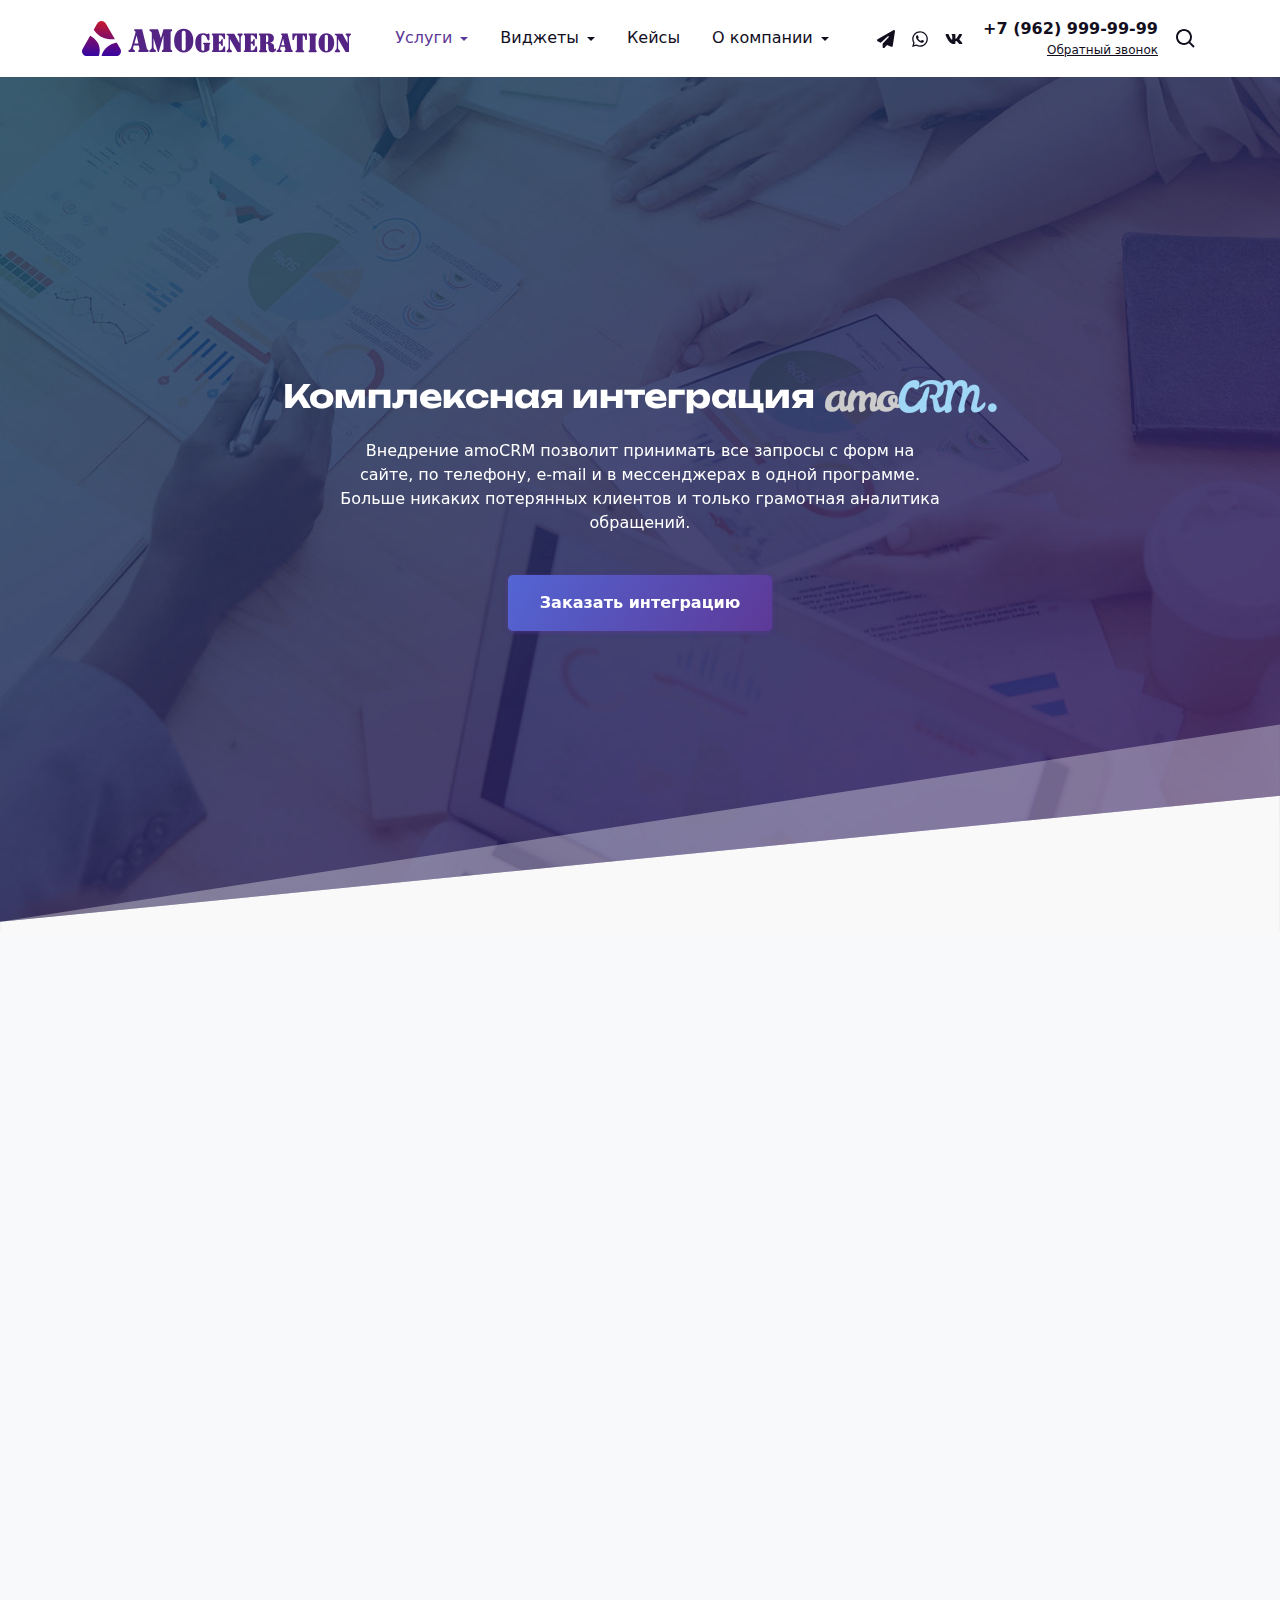
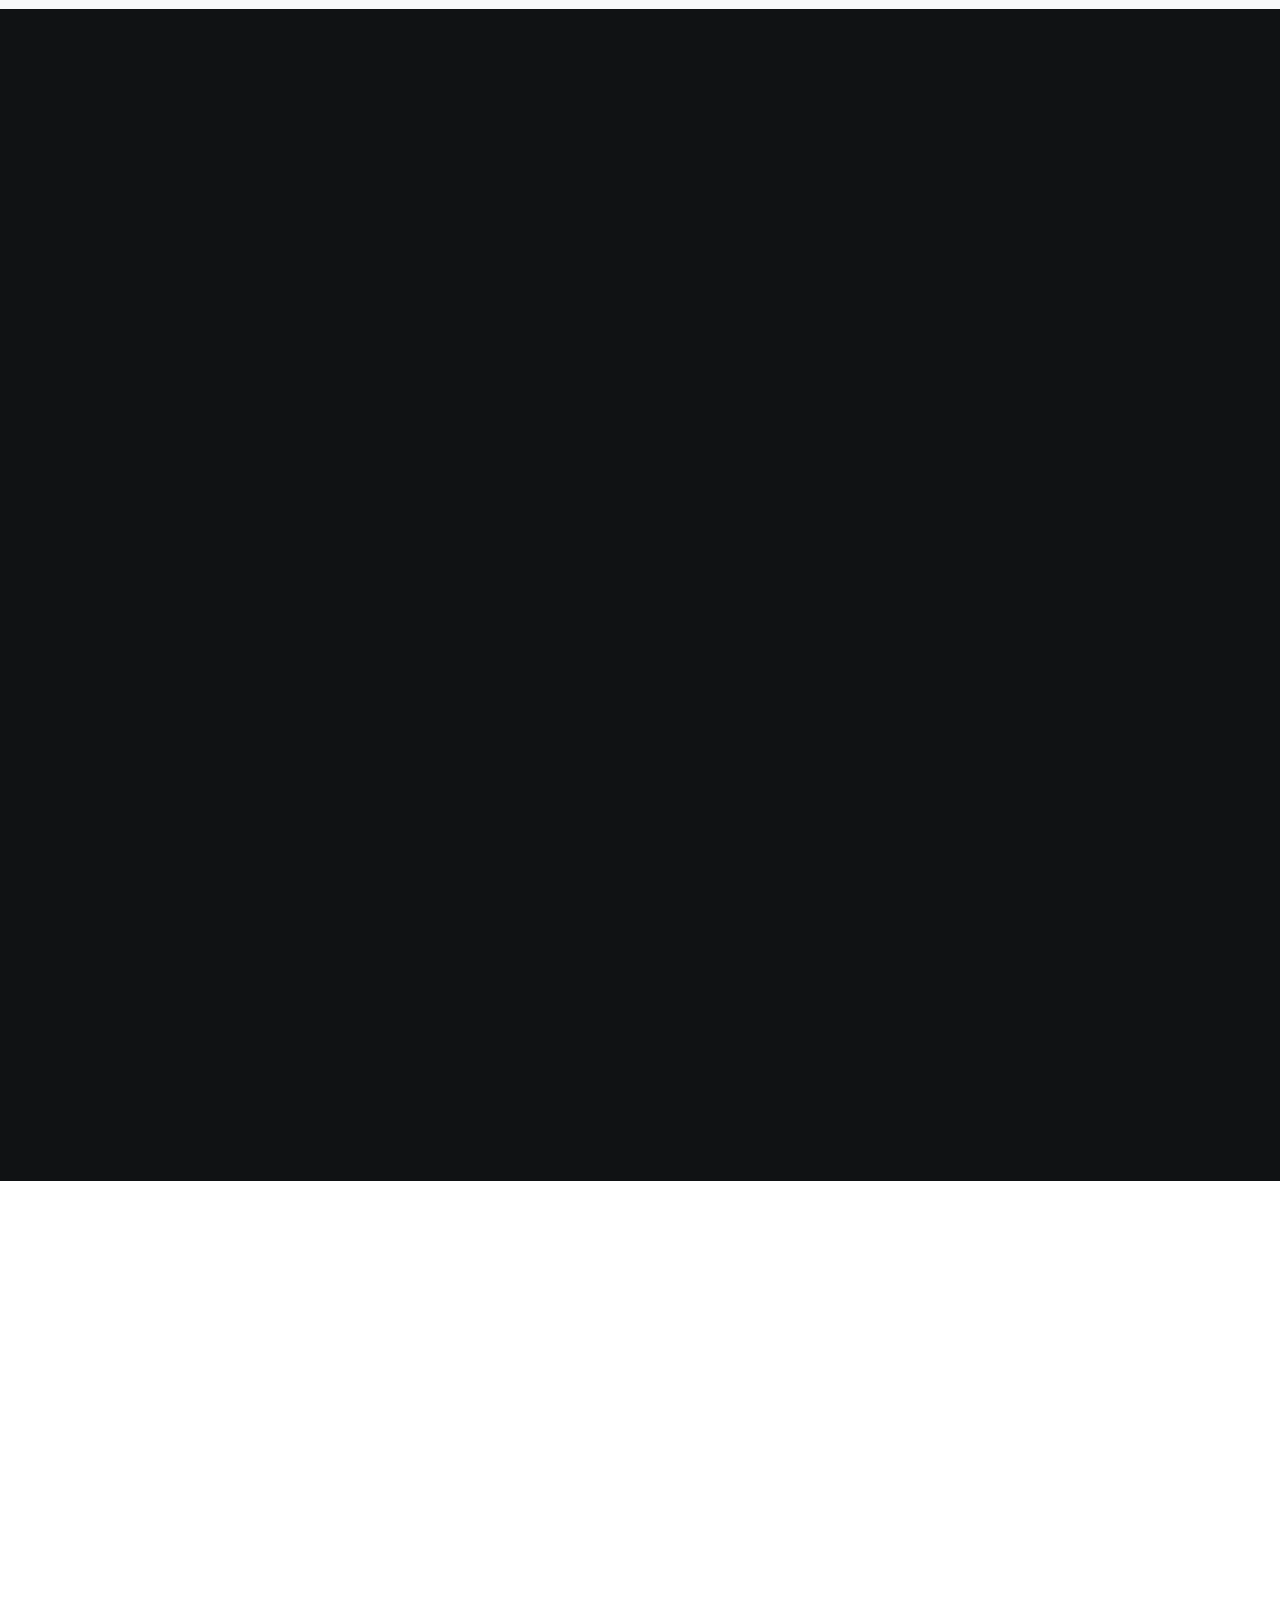
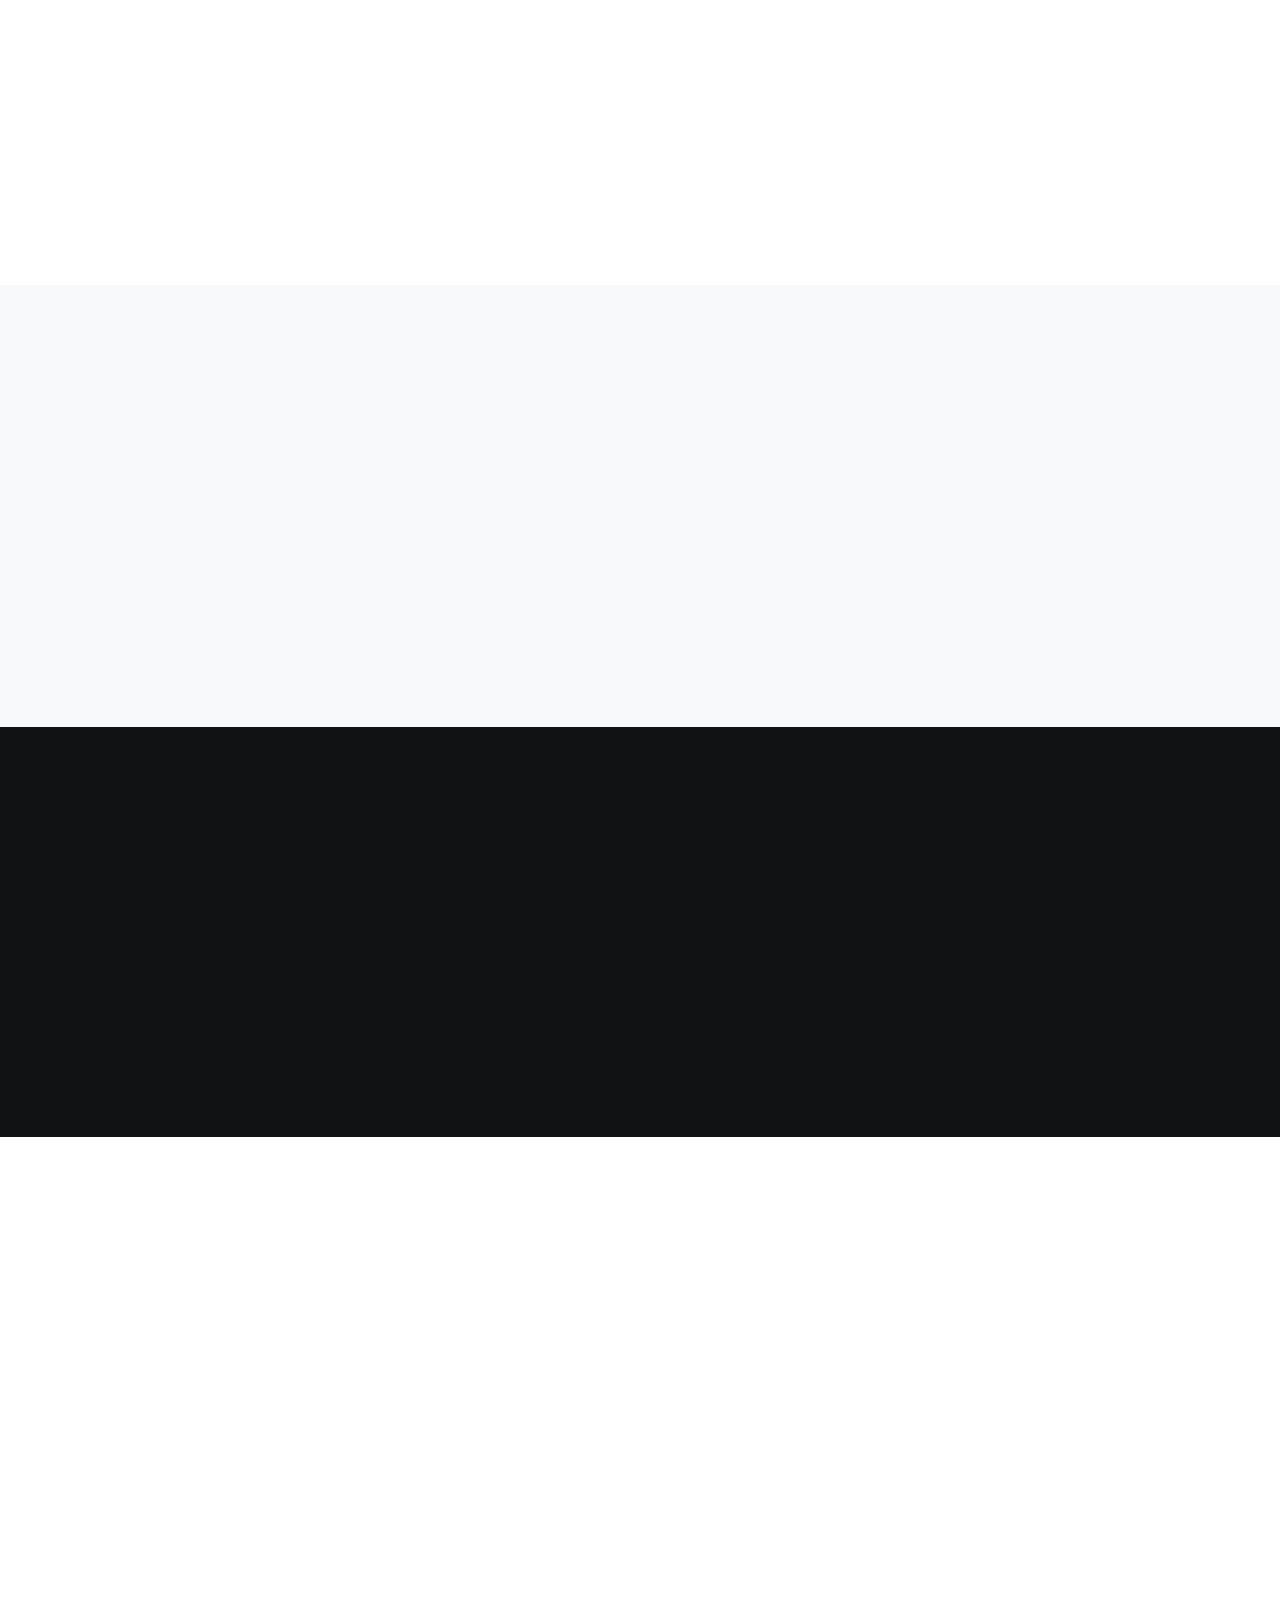
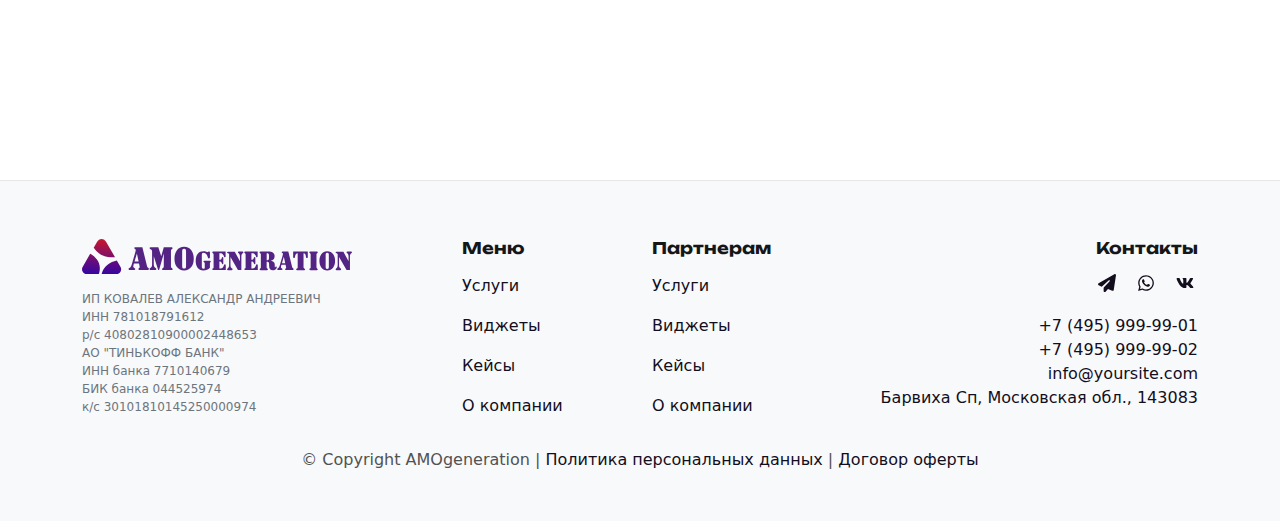
<file: index.html>
﻿<!DOCTYPE html>
<html lang="ru-RU">

<head>
    <!-- Meta -->
    <meta charset="utf-8">
    <meta http-equiv="X-UA-Compatible" content="IE=edge">
    <meta name="viewport" content="width=device-width, initial-scale=1, shrink-to-fit=no">
    <meta name="description" content="AMOgeneration">

    <!-- Favicon -->
    <link rel="icon" href="favicon.png">

    <title>Index - AMOgeneration</title>

    <link rel="stylesheet" href="css/bootstrap.min.css">
    <link rel="stylesheet" href="css/swiper-bundle.min.css">
    <link rel="stylesheet" href="css/fancybox.css">
    <link rel="stylesheet" href="css/aos.css">
    <link rel="stylesheet" href="css/style.css">
</head>

<body>

    <!-- Меню -->
    <header class="header header-fixed sticky-top bg-white py-2 py-lg-0">
        <nav class="navbar navbar-expand-lg">
            <div class="container">

                <a class="navbar-brand" href="#">
                    <img src="img/logo.svg" alt="">
                </a>

                <div class="d-block d-lg-none">
                    <ul class="list-inline mb-0 d-flex align-items-center">
                        <li class="list-inline-item">
                            <a class="nav-link icon-hover-toggler collapsed" href="#searchForm" data-bs-toggle="collapse" aria-controls="searchForm" aria-expanded="false">
                                <svg class="icon-show" xmlns="http://www.w3.org/2000/svg" viewBox="0 0 24 24" width="24" height="24" fill="#120e1e"><path d="M10 18a7.952 7.952 0 0 0 4.897-1.688l4.396 4.396 1.414-1.414-4.396-4.396A7.952 7.952 0 0 0 18 10c0-4.411-3.589-8-8-8s-8 3.589-8 8 3.589 8 8 8zm0-14c3.309 0 6 2.691 6 6s-2.691 6-6 6-6-2.691-6-6 2.691-6 6-6z"></path></svg>
                                <svg class="icon-hide" xmlns="http://www.w3.org/2000/svg" viewBox="0 0 24 24" width="24" height="24" fill="#120e1e"><path d="M10 2c-4.411 0-8 3.589-8 8s3.589 8 8 8a7.952 7.952 0 0 0 4.897-1.688l4.396 4.396 1.414-1.414-4.396-4.396A7.952 7.952 0 0 0 18 10c0-4.411-3.589-8-8-8z"></path></svg>
                            </a>
                        </li>
                        <li class="list-inline-item">
                            <button type="button" class="navbar-toggler collapsed" data-bs-toggle="collapse" data-bs-target="#navbarNav" aria-controls="navbarNav" aria-expanded="false" aria-label="Toggle navigation">
                                <div></div>
                                <div></div>
                                <div></div>
                            </button>
                        </li>
                    </ul>
                </div>

                <div class="collapse navbar-collapse" id="navbarNav">
                    
                    <div class="mt-3 mt-lg-0 mx-auto">
                        <ul class="navbar-nav">
                            <li class="nav-item dropdown">
                                <!-- Пример активного пункта меню первого уровня -->
                                <a class="nav-link active dropdown-toggle" href="#" data-bs-toggle="dropdown" aria-expanded="false">Услуги</a>
                                <div class="dropdown-menu">
                                    <!-- Пример активного пункта меню второго уровня -->
                                    <a class="dropdown-item active" href="#">Внедрение amoCRM</a>
                                    <a class="dropdown-item" href="#">Лицензии amoCRM</a>
                                    <a class="dropdown-item" href="#">Аудит amoCRM</a>
                                    <a class="dropdown-item" href="#">Техническая поддержка</a>
                                </div>
                            </li>
                            <li class="nav-item dropdown">
                                <a class="nav-link dropdown-toggle" href="#" data-bs-toggle="dropdown" aria-expanded="false">Виджеты</a>
                                <div class="dropdown-menu">
                                    <a class="dropdown-item" href="#">Распределение по менеджерам</a>
                                    <a class="dropdown-item" href="#">Формирование документов</a>
                                    <a class="dropdown-item" href="#">Прочее</a>
                                </div>
                            </li>
                            <li class="nav-item">
                                <a class="nav-link" href="#">Кейсы</a>
                            </li>
                            <li class="nav-item dropdown">
                                <a class="nav-link dropdown-toggle" href="#" data-bs-toggle="dropdown" aria-expanded="false">О компании</a>
                                <div class="dropdown-menu">
                                    <a class="dropdown-item" href="#">Команда AMOgenreation</a>
                                    <a class="dropdown-item" href="#">Контакты</a>
                                    <a class="dropdown-item" href="#">Вакансии</a>
                                    <a class="dropdown-item" href="#">Новости</a>
                                    <a class="dropdown-item" href="#">Материалы</a>
                                </div>
                            </li>
                        </ul>
                    </div>

                    <div class="mt-3 mt-lg-0 ms-lg-3">
                        <ul class="list-inline mb-0 d-flex align-items-center">
                            <li class="list-inline-item">
                                <a href="#" class="nav-link p-1" target="_blank" rel="nofollow">
                                    <svg xmlns="http://www.w3.org/2000/svg" viewBox="0 0 512 512" width="18" height="18" fill="#120e1e"><path d="M498.1 5.6c10.1 7 15.4 19.1 13.5 31.2l-64 416c-1.5 9.7-7.4 18.2-16 23s-18.9 5.4-28 1.6L284 427.7l-68.5 74.1c-8.9 9.7-22.9 12.9-35.2 8.1S160 493.2 160 480V396.4c0-4 1.5-7.8 4.2-10.7L331.8 202.8c5.8-6.3 5.6-16-.4-22s-15.7-6.4-22-.7L106 360.8 17.7 316.6C7.1 311.3 .3 300.7 0 288.9s5.9-22.8 16.1-28.7l448-256c10.7-6.1 23.9-5.5 34 1.4z"/></svg>
                                </a>
                            </li>
                            <li class="list-inline-item">
                                <a href="#" class="nav-link p-1" target="_blank" rel="nofollow">
                                    <svg xmlns="http://www.w3.org/2000/svg" viewBox="0 0 448 512" width="18" height="18" fill="#120e1e"><path d="M380.9 97.1C339 55.1 283.2 32 223.9 32c-122.4 0-222 99.6-222 222 0 39.1 10.2 77.3 29.6 111L0 480l117.7-30.9c32.4 17.7 68.9 27 106.1 27h.1c122.3 0 224.1-99.6 224.1-222 0-59.3-25.2-115-67.1-157zm-157 341.6c-33.2 0-65.7-8.9-94-25.7l-6.7-4-69.8 18.3L72 359.2l-4.4-7c-18.5-29.4-28.2-63.3-28.2-98.2 0-101.7 82.8-184.5 184.6-184.5 49.3 0 95.6 19.2 130.4 54.1 34.8 34.9 56.2 81.2 56.1 130.5 0 101.8-84.9 184.6-186.6 184.6zm101.2-138.2c-5.5-2.8-32.8-16.2-37.9-18-5.1-1.9-8.8-2.8-12.5 2.8-3.7 5.6-14.3 18-17.6 21.8-3.2 3.7-6.5 4.2-12 1.4-32.6-16.3-54-29.1-75.5-66-5.7-9.8 5.7-9.1 16.3-30.3 1.8-3.7.9-6.9-.5-9.7-1.4-2.8-12.5-30.1-17.1-41.2-4.5-10.8-9.1-9.3-12.5-9.5-3.2-.2-6.9-.2-10.6-.2-3.7 0-9.7 1.4-14.8 6.9-5.1 5.6-19.4 19-19.4 46.3 0 27.3 19.9 53.7 22.6 57.4 2.8 3.7 39.1 59.7 94.8 83.8 35.2 15.2 49 16.5 66.6 13.9 10.7-1.6 32.8-13.4 37.4-26.4 4.6-13 4.6-24.1 3.2-26.4-1.3-2.5-5-3.9-10.5-6.6z"/></svg>
                                </a>
                            </li>
                            <li class="list-inline-item">
                                <a href="#" class="nav-link p-1" target="_blank" rel="nofollow">
                                    <svg xmlns="http://www.w3.org/2000/svg" viewBox="0 0 576 512" width="18" height="18" fill="#120e1e"><path d="M545 117.7c3.7-12.5 0-21.7-17.8-21.7h-58.9c-15 0-21.9 7.9-25.6 16.7 0 0-30 73.1-72.4 120.5-13.7 13.7-20 18.1-27.5 18.1-3.7 0-9.4-4.4-9.4-16.9V117.7c0-15-4.2-21.7-16.6-21.7h-92.6c-9.4 0-15 7-15 13.5 0 14.2 21.2 17.5 23.4 57.5v86.8c0 19-3.4 22.5-10.9 22.5-20 0-68.6-73.4-97.4-157.4-5.8-16.3-11.5-22.9-26.6-22.9H38.8c-16.8 0-20.2 7.9-20.2 16.7 0 15.6 20 93.1 93.1 195.5C160.4 378.1 229 416 291.4 416c37.5 0 42.1-8.4 42.1-22.9 0-66.8-3.4-73.1 15.4-73.1 8.7 0 23.7 4.4 58.7 38.1 40 40 46.6 57.9 69 57.9h58.9c16.8 0 25.3-8.4 20.4-25-11.2-34.9-86.9-106.7-90.3-111.5-8.7-11.2-6.2-16.2 0-26.2.1-.1 72-101.3 79.4-135.6z"/></svg>
                                </a>
                            </li>
                        </ul>
                    </div>

                    <div class="mt-3 mt-lg-0 ms-lg-3">
                        <ul class="list-inline mb-0 d-flex align-items-center">
                            <li class="list-inline-item">
                                <div class="d-flex flex-column align-items-start align-items-lg-end">
                                    <a href="tel:+79629999999" class="text-nowrap fw-700">+7 (962) 999-99-99</a>
                                    <a href="#mainForm" class="text-decoration-underline fs-12" data-bs-toggle="modal" data-bs-target="#mainForm">Обратный звонок</a>
                                </div>
                            </li>
                        </ul>
                    </div>

                    <div class="d-none d-lg-block ms-lg-3">
                        <ul class="list-inline mb-0 d-flex align-items-center">
                            <li class="list-inline-item">
                                <a class="nav-link icon-hover-toggler collapsed" href="#searchForm" data-bs-toggle="collapse" aria-controls="searchForm" aria-expanded="false">
                                    <svg class="icon-show" xmlns="http://www.w3.org/2000/svg" viewBox="0 0 24 24" width="24" height="24" fill="#120e1e"><path d="M10 18a7.952 7.952 0 0 0 4.897-1.688l4.396 4.396 1.414-1.414-4.396-4.396A7.952 7.952 0 0 0 18 10c0-4.411-3.589-8-8-8s-8 3.589-8 8 3.589 8 8 8zm0-14c3.309 0 6 2.691 6 6s-2.691 6-6 6-6-2.691-6-6 2.691-6 6-6z"></path></svg>
                                    <svg class="icon-hide" xmlns="http://www.w3.org/2000/svg" viewBox="0 0 24 24" width="24" height="24" fill="#120e1e"><path d="M10 2c-4.411 0-8 3.589-8 8s3.589 8 8 8a7.952 7.952 0 0 0 4.897-1.688l4.396 4.396 1.414-1.414-4.396-4.396A7.952 7.952 0 0 0 18 10c0-4.411-3.589-8-8-8z"></path></svg>
                                </a>
                            </li>
                        </ul>
                    </div>
                    
                </div>

            </div>
        </nav>
        <!-- Форма поиска -->
        <div class="collapse" id="searchForm">
            <div class="container">
                <form class="search-form py-3" action="#">
                    <div class="input-group">
                        <input type="text" class="form-control pe-5" placeholder="Поиск по сайту">
                        <button type="submit" class="btn position-absolute top-50 end-0 translate-middle-y z-index-5 p-0 px-3">
                            <svg xmlns="http://www.w3.org/2000/svg" viewBox="0 0 24 24" width="24" height="24" fill="#120e1e"><path d="M10 18a7.952 7.952 0 0 0 4.897-1.688l4.396 4.396 1.414-1.414-4.396-4.396A7.952 7.952 0 0 0 18 10c0-4.411-3.589-8-8-8s-8 3.589-8 8 3.589 8 8 8zm0-14c3.309 0 6 2.691 6 6s-2.691 6-6 6-6-2.691-6-6 2.691-6 6-6z"></path></svg>
                        </button>
                    </div>
                </form>
            </div>
        </div>
    </header>

    <main class="main bg-light">

        <!-- Секция: «Главный экран A» -->
        <!-- Должна быть возможность указать свои классы для секции -->
        <!-- Должна быть возможность указать свой id для секции -->
        <!-- Должна быть возможность вкл/выкл секцию -->
        <!-- Возможность добавлять свою картинку на фон -->
        <section class="section-hero-a section xl position-relative bg-dark bg-img" id="" style="background-image: url(img/bg-img24.jpg)">
            <div class="overlay-dark"></div>
            <div class="container">
                <div class="container-hero position-relative text-center z-index-2">
                    <div class="d-flex flex-column flex-lg-row align-items-center" data-aos="fade-up" data-aos-delay="100">
                        <h1 class="page-title text-white">Комплексная интеграция</h1>
                        <img class="amo-img" src="img/logo-amocrm.png" alt="">
                    </div>
                    <div class="text-white mx-auto mt-3" style="max-width: 600px;" data-aos="fade-up" data-aos-delay="200">
                        <p>Внедрение amoCRM позволит принимать все запросы с форм на сайте, по телефону, e-mail и в мессенджерах в одной программе. Больше никаких потерянных клиентов и только грамотная аналитика обращений.</p>
                    </div>
                    <!-- Ссылка либо на модалку, либо на страницу -->
                    <a class="btn btn-lg btn-primary btn-primary-gradient mt-4" href="#mainForm" data-bs-toggle="modal" data-aos="fade-up" data-aos-delay="300">Заказать интеграцию</a>
                </div>
            </div>
            <!-- Возможность добавлять свою картинку -->
            <img class="img-overlay-bottom z-index-1" src="img/angles.svg" alt="">
        </section>

        <!-- Секция: «Наши фичи» -->
        <!-- Должна быть возможность указать свои классы для секции -->
        <!-- Должна быть возможность указать свой id для секции -->
        <!-- Должна быть возможность вкл/выкл секцию -->
        <section class="section-features section lg bg-light" id="">
            <div class="container">
                <div class="row g-4 align-items-center">
                    <div class="col-lg-6" data-aos="fade-up" data-aos-delay="100">
                        <img src="img/cover-7950d9e808fc674785cf426b02c9691ae893b2204a95ad0a10209549cdf576b9.png" alt="">
                    </div>
                    <div class="col-lg-6" data-aos="fade-up" data-aos-delay="200">
                        <div class="features-container">
                            <!-- Item -->
                            <div class="promo-box">
                                <div class="d-flex">
                                    <!-- Здесь помимо текста должна быть возможность вставить svg картинку -->
                                    <div class="promo-icon bg-primary-gradient primary-shadow-big">
                                        <span class="h4 text-white mb-0">01</span>
                                    </div>
                                    <div class="promo-text">
                                        <p class="h6 mb-2">Внедрение и стратегия развития</p>
                                        <div class="promo-description">
                                            <p>Mauris vitae augue turpis. Aenean sed ornare sapien. Sed varius
                                            massa id vestibulum lobortis cras imperdiet.</p>
                                        </div>
                                    </div>
                                </div>
                            </div>    
                            <!-- Item -->
                            <div class="promo-box">
                                <div class="d-flex">
                                    <!-- Здесь помимо текста должна быть возможность вставить svg картинку -->
                                    <div class="promo-icon bg-primary-gradient primary-shadow-big">
                                        <span class="h4 text-white mb-0">02</span>
                                    </div>
                                    <div class="promo-text">
                                        <p class="h6 mb-2">Виджеты, интеграции, разработка</p>
                                        <div class="promo-description">
                                            <p>Mauris vitae augue turpis. Aenean sed ornare sapien. Sed varius
                                            massa id vestibulum lobortis cras imperdiet.</p>
                                        </div>
                                    </div>
                                </div>
                            </div>    
                            <!-- Item -->
                            <div class="promo-box">
                                <div class="d-flex">
                                    <!-- Здесь помимо текста должна быть возможность вставить svg картинку -->
                                    <div class="promo-icon bg-primary-gradient primary-shadow-big">
                                        <span class="h4 text-white mb-0">03</span>
                                    </div>
                                    <div class="promo-text">
                                        <p class="h6 mb-2">Техподдержка и сопровождение</p>
                                        <div class="promo-description">
                                            <p>Mauris vitae augue turpis. Aenean sed ornare sapien. Sed varius
                                            massa id vestibulum lobortis cras imperdiet.</p>
                                        </div>
                                    </div>
                                </div>
                            </div>
                        </div>
                    </div>
                </div>
            </div>
        </section>

        <!-- Секция: «Портфолио» -->
        <!-- Должна быть возможность указать свои классы для секции -->
        <!-- Должна быть возможность указать свой id для секции -->
        <!-- Должна быть возможность вкл/выкл секцию -->
        <!-- Возможность добавлять свою картинку на фон -->
        <section class="section-portfolio section lg position-relative bg-dark bg-img bg-fixed" id="" style="background-image: url(img/bg-img6.jpg)">
            <div class="overlay-dark"></div>
            <div class="container">
                <div class="position-relative">

                    <div class="text-center mb-5" data-aos="fade-up" data-aos-delay="100">
                        <h3 class="h3 text-white">Портфолио</h3>
                        <p class="h5 text-secondary fs-12">Выполненные проекты</p>
                    </div>
    
                    <div class="row g-4 row-cols-1 row-cols-md-2 row-cols-lg-3">
                        <!-- Item -->
                        <div class="col" data-aos="fade-up">
                            <div class="card card-portfolio overflow-hidden rounded-4 h-100">
                                <div class="card-hovereffect">
                                    <img class="img-responsive" src="img/portfolio/001.jpg" alt="">
                                    <div class="card-overlay">
                                        <div class="card-link">
                                            <a href="#">
                                                <svg xmlns="http://www.w3.org/2000/svg" viewBox="0 0 640 512" width="18" height="18" fill="#ffffff"><path d="M579.8 267.7c56.5-56.5 56.5-148 0-204.5c-50-50-128.8-56.5-186.3-15.4l-1.6 1.1c-14.4 10.3-17.7 30.3-7.4 44.6s30.3 17.7 44.6 7.4l1.6-1.1c32.1-22.9 76-19.3 103.8 8.6c31.5 31.5 31.5 82.5 0 114L422.3 334.8c-31.5 31.5-82.5 31.5-114 0c-27.9-27.9-31.5-71.8-8.6-103.8l1.1-1.6c10.3-14.4 6.9-34.4-7.4-44.6s-34.4-6.9-44.6 7.4l-1.1 1.6C206.5 251.2 213 330 263 380c56.5 56.5 148 56.5 204.5 0L579.8 267.7zM60.2 244.3c-56.5 56.5-56.5 148 0 204.5c50 50 128.8 56.5 186.3 15.4l1.6-1.1c14.4-10.3 17.7-30.3 7.4-44.6s-30.3-17.7-44.6-7.4l-1.6 1.1c-32.1 22.9-76 19.3-103.8-8.6C74 372 74 321 105.5 289.5L217.7 177.2c31.5-31.5 82.5-31.5 114 0c27.9 27.9 31.5 71.8 8.6 103.9l-1.1 1.6c-10.3 14.4-6.9 34.4 7.4 44.6s34.4 6.9 44.6-7.4l1.1-1.6C433.5 260.8 427 182 377 132c-56.5-56.5-148-56.5-204.5 0L60.2 244.3z"/></svg>
                                            </a>
                                        </div>
                                    </div>
                                </div>
                                <div class="card-body text-center">
                                    <a href="#" class="card-title fs-16 fw-bold">Объединили работу диспетчеров и выездных бригад с помощью amoCRM</a>
                                </div>
                            </div>
                        </div>
                        <!-- Item -->
                        <div class="col" data-aos="fade-up">
                            <div class="card card-portfolio overflow-hidden rounded-4 h-100">
                                <div class="card-hovereffect">
                                    <img class="img-responsive" src="img/portfolio/002.jpg" alt="">
                                    <div class="card-overlay">
                                        <div class="card-link">
                                            <a href="#">
                                                <svg xmlns="http://www.w3.org/2000/svg" viewBox="0 0 640 512" width="18" height="18" fill="#ffffff"><path d="M579.8 267.7c56.5-56.5 56.5-148 0-204.5c-50-50-128.8-56.5-186.3-15.4l-1.6 1.1c-14.4 10.3-17.7 30.3-7.4 44.6s30.3 17.7 44.6 7.4l1.6-1.1c32.1-22.9 76-19.3 103.8 8.6c31.5 31.5 31.5 82.5 0 114L422.3 334.8c-31.5 31.5-82.5 31.5-114 0c-27.9-27.9-31.5-71.8-8.6-103.8l1.1-1.6c10.3-14.4 6.9-34.4-7.4-44.6s-34.4-6.9-44.6 7.4l-1.1 1.6C206.5 251.2 213 330 263 380c56.5 56.5 148 56.5 204.5 0L579.8 267.7zM60.2 244.3c-56.5 56.5-56.5 148 0 204.5c50 50 128.8 56.5 186.3 15.4l1.6-1.1c14.4-10.3 17.7-30.3 7.4-44.6s-30.3-17.7-44.6-7.4l-1.6 1.1c-32.1 22.9-76 19.3-103.8-8.6C74 372 74 321 105.5 289.5L217.7 177.2c31.5-31.5 82.5-31.5 114 0c27.9 27.9 31.5 71.8 8.6 103.9l-1.1 1.6c-10.3 14.4-6.9 34.4 7.4 44.6s34.4 6.9 44.6-7.4l1.1-1.6C433.5 260.8 427 182 377 132c-56.5-56.5-148-56.5-204.5 0L60.2 244.3z"/></svg>
                                            </a>
                                        </div>
                                    </div>
                                </div>
                                <div class="card-body text-center">
                                    <a href="#" class="card-title fs-16 fw-bold">Кастомный виджет "Управление активностью рабочего" для студии витаминной терапии</a>
                                </div>
                            </div>
                        </div>
                        <!-- Item -->
                        <div class="col" data-aos="fade-up">
                            <div class="card card-portfolio overflow-hidden rounded-4 h-100">
                                <div class="card-hovereffect">
                                    <img class="img-responsive" src="img/portfolio/003.jpg" alt="">
                                    <div class="card-overlay">
                                        <div class="card-link">
                                            <a href="#">
                                                <svg xmlns="http://www.w3.org/2000/svg" viewBox="0 0 640 512" width="18" height="18" fill="#ffffff"><path d="M579.8 267.7c56.5-56.5 56.5-148 0-204.5c-50-50-128.8-56.5-186.3-15.4l-1.6 1.1c-14.4 10.3-17.7 30.3-7.4 44.6s30.3 17.7 44.6 7.4l1.6-1.1c32.1-22.9 76-19.3 103.8 8.6c31.5 31.5 31.5 82.5 0 114L422.3 334.8c-31.5 31.5-82.5 31.5-114 0c-27.9-27.9-31.5-71.8-8.6-103.8l1.1-1.6c10.3-14.4 6.9-34.4-7.4-44.6s-34.4-6.9-44.6 7.4l-1.1 1.6C206.5 251.2 213 330 263 380c56.5 56.5 148 56.5 204.5 0L579.8 267.7zM60.2 244.3c-56.5 56.5-56.5 148 0 204.5c50 50 128.8 56.5 186.3 15.4l1.6-1.1c14.4-10.3 17.7-30.3 7.4-44.6s-30.3-17.7-44.6-7.4l-1.6 1.1c-32.1 22.9-76 19.3-103.8-8.6C74 372 74 321 105.5 289.5L217.7 177.2c31.5-31.5 82.5-31.5 114 0c27.9 27.9 31.5 71.8 8.6 103.9l-1.1 1.6c-10.3 14.4-6.9 34.4 7.4 44.6s34.4 6.9 44.6-7.4l1.1-1.6C433.5 260.8 427 182 377 132c-56.5-56.5-148-56.5-204.5 0L60.2 244.3z"/></svg>
                                            </a>
                                        </div>
                                    </div>
                                </div>
                                <div class="card-body text-center">
                                    <a href="#" class="card-title fs-16 fw-bold">Как сдать в аренду 246 000 м² с помощью amoCRM, складская логистика Красной Пресни</a>
                                </div>
                            </div>
                        </div>
                        <!-- Item -->
                        <div class="col" data-aos="fade-up">
                            <div class="card card-portfolio overflow-hidden rounded-4 h-100">
                                <div class="card-hovereffect">
                                    <img class="img-responsive" src="img/portfolio/004.jpg" alt="">
                                    <div class="card-overlay">
                                        <div class="card-link">
                                            <a href="#">
                                                <svg xmlns="http://www.w3.org/2000/svg" viewBox="0 0 640 512" width="18" height="18" fill="#ffffff"><path d="M579.8 267.7c56.5-56.5 56.5-148 0-204.5c-50-50-128.8-56.5-186.3-15.4l-1.6 1.1c-14.4 10.3-17.7 30.3-7.4 44.6s30.3 17.7 44.6 7.4l1.6-1.1c32.1-22.9 76-19.3 103.8 8.6c31.5 31.5 31.5 82.5 0 114L422.3 334.8c-31.5 31.5-82.5 31.5-114 0c-27.9-27.9-31.5-71.8-8.6-103.8l1.1-1.6c10.3-14.4 6.9-34.4-7.4-44.6s-34.4-6.9-44.6 7.4l-1.1 1.6C206.5 251.2 213 330 263 380c56.5 56.5 148 56.5 204.5 0L579.8 267.7zM60.2 244.3c-56.5 56.5-56.5 148 0 204.5c50 50 128.8 56.5 186.3 15.4l1.6-1.1c14.4-10.3 17.7-30.3 7.4-44.6s-30.3-17.7-44.6-7.4l-1.6 1.1c-32.1 22.9-76 19.3-103.8-8.6C74 372 74 321 105.5 289.5L217.7 177.2c31.5-31.5 82.5-31.5 114 0c27.9 27.9 31.5 71.8 8.6 103.9l-1.1 1.6c-10.3 14.4-6.9 34.4 7.4 44.6s34.4 6.9 44.6-7.4l1.1-1.6C433.5 260.8 427 182 377 132c-56.5-56.5-148-56.5-204.5 0L60.2 244.3z"/></svg>
                                            </a>
                                        </div>
                                    </div>
                                </div>
                                <div class="card-body text-center">
                                    <a href="#" class="card-title fs-16 fw-bold">Внедрение amoCRM для компании-дистрибьютора косметики</a>
                                </div>
                            </div>
                        </div>
                        <!-- Item -->
                        <div class="col" data-aos="fade-up">
                            <div class="card card-portfolio overflow-hidden rounded-4 h-100">
                                <div class="card-hovereffect">
                                    <img class="img-responsive" src="img/portfolio/005.jpg" alt="">
                                    <div class="card-overlay">
                                        <div class="card-link">
                                            <a href="#">
                                                <svg xmlns="http://www.w3.org/2000/svg" viewBox="0 0 640 512" width="18" height="18" fill="#ffffff"><path d="M579.8 267.7c56.5-56.5 56.5-148 0-204.5c-50-50-128.8-56.5-186.3-15.4l-1.6 1.1c-14.4 10.3-17.7 30.3-7.4 44.6s30.3 17.7 44.6 7.4l1.6-1.1c32.1-22.9 76-19.3 103.8 8.6c31.5 31.5 31.5 82.5 0 114L422.3 334.8c-31.5 31.5-82.5 31.5-114 0c-27.9-27.9-31.5-71.8-8.6-103.8l1.1-1.6c10.3-14.4 6.9-34.4-7.4-44.6s-34.4-6.9-44.6 7.4l-1.1 1.6C206.5 251.2 213 330 263 380c56.5 56.5 148 56.5 204.5 0L579.8 267.7zM60.2 244.3c-56.5 56.5-56.5 148 0 204.5c50 50 128.8 56.5 186.3 15.4l1.6-1.1c14.4-10.3 17.7-30.3 7.4-44.6s-30.3-17.7-44.6-7.4l-1.6 1.1c-32.1 22.9-76 19.3-103.8-8.6C74 372 74 321 105.5 289.5L217.7 177.2c31.5-31.5 82.5-31.5 114 0c27.9 27.9 31.5 71.8 8.6 103.9l-1.1 1.6c-10.3 14.4-6.9 34.4 7.4 44.6s34.4 6.9 44.6-7.4l1.1-1.6C433.5 260.8 427 182 377 132c-56.5-56.5-148-56.5-204.5 0L60.2 244.3z"/></svg>
                                            </a>
                                        </div>
                                    </div>
                                </div>
                                <div class="card-body text-center">
                                    <a href="#" class="card-title fs-16 fw-bold">Автоматизация продаж для учебного центра</a>
                                </div>
                            </div>
                        </div>
                        <!-- Item -->
                        <div class="col" data-aos="fade-up">
                            <div class="card card-portfolio overflow-hidden rounded-4 h-100">
                                <div class="card-hovereffect">
                                    <img class="img-responsive" src="img/portfolio/006.jpg" alt="">
                                    <div class="card-overlay">
                                        <div class="card-link">
                                            <a href="#">
                                                <svg xmlns="http://www.w3.org/2000/svg" viewBox="0 0 640 512" width="18" height="18" fill="#ffffff"><path d="M579.8 267.7c56.5-56.5 56.5-148 0-204.5c-50-50-128.8-56.5-186.3-15.4l-1.6 1.1c-14.4 10.3-17.7 30.3-7.4 44.6s30.3 17.7 44.6 7.4l1.6-1.1c32.1-22.9 76-19.3 103.8 8.6c31.5 31.5 31.5 82.5 0 114L422.3 334.8c-31.5 31.5-82.5 31.5-114 0c-27.9-27.9-31.5-71.8-8.6-103.8l1.1-1.6c10.3-14.4 6.9-34.4-7.4-44.6s-34.4-6.9-44.6 7.4l-1.1 1.6C206.5 251.2 213 330 263 380c56.5 56.5 148 56.5 204.5 0L579.8 267.7zM60.2 244.3c-56.5 56.5-56.5 148 0 204.5c50 50 128.8 56.5 186.3 15.4l1.6-1.1c14.4-10.3 17.7-30.3 7.4-44.6s-30.3-17.7-44.6-7.4l-1.6 1.1c-32.1 22.9-76 19.3-103.8-8.6C74 372 74 321 105.5 289.5L217.7 177.2c31.5-31.5 82.5-31.5 114 0c27.9 27.9 31.5 71.8 8.6 103.9l-1.1 1.6c-10.3 14.4-6.9 34.4 7.4 44.6s34.4 6.9 44.6-7.4l1.1-1.6C433.5 260.8 427 182 377 132c-56.5-56.5-148-56.5-204.5 0L60.2 244.3z"/></svg>
                                            </a>
                                        </div>
                                    </div>
                                </div>
                                <div class="card-body text-center">
                                    <a href="#" class="card-title fs-16 fw-bold">Автоматизировали процесс передачи заявки дилерам в нужный регион</a>
                                </div>
                            </div>
                        </div>
                    </div>
    
                    <div class="text-center mt-5" data-aos="fade-up">
                        <button type="button" class="btn btn-primary">Все кейсы</button>
                    </div>

                </div>
            </div>
        </section>

        <!-- Секция: «Отзывы» -->
        <!-- Должна быть возможность указать свои классы для секции -->
        <!-- Должна быть возможность указать свой id для секции -->
        <!-- Должна быть возможность вкл/выкл секцию -->
        <section class="section-testimonials section lg bg-white" id="">
            <div class="container">

                <div class="text-center mb-5" data-aos="fade-up" data-aos-delay="100">
                    <h3 class="h3">Отзывы о нас</h3>
                </div>

                <div class="swiper testimonialSwiper" data-aos="fade-up" data-aos-delay="200">
                    <div class="swiper-wrapper mb-4">

                        <div class="swiper-slide">
                            <div class="card card-testimonial">
                                <div class="card-body text-center">
                                    <img class="mx-auto mb-4 rounded-circle" style="max-width:100px" src="img/square3.jpg" alt="">
                                    <p class="h6 card-title">Наталья Локтионова</p>
                                    <p class="fs-12 mb-3">Руководитель по работе с клиентами д-ра Локтионова</p>
                                    <div class="card-text mx-auto" style="max-width: 600px;">
                                        <p>Ребята автоматизировали нам amoCRM, мы довольны, общаются по делу, четко, быстро поняли нашу задачу. Мы описали наши бизнес процессы, нам предложили решение, мы потестировали, внесли небольшие корректировки - все оперативно и без лишних вопросов. Пользуемся почти год, заказывали также доработки, в процессе использования решили автоматизировать постпродажное обслуживание клиентов.</p>
                                    </div>
                                </div>
                            </div>
                        </div>
    
                        <div class="swiper-slide">
                            <div class="card card-testimonial">
                                <div class="card-body text-center">
                                    <img class="mx-auto mb-4 rounded-circle" style="max-width:100px" src="img/square4.jpg" alt="">
                                    <p class="h6 card-title">Максим Скопа</p>
                                    <p class="fs-12 mb-3">Руководитель отдела продаж в ООО "НеоТек"</p>
                                    <div class="card-text mx-auto" style="max-width: 600px;">
                                        <p>Хочется отметить профессионализм и квалификацию сотрудников компании AMOgeneration, спасибо ребятам за компетентность, оперативность и стремление сделать свою работу качественно и своевременно. Работаем уже год в amoCRM пока нареканий в работе нет, надеемся не будут</p>
                                    </div>
                                </div>
                            </div>
                        </div>
    
                        <div class="swiper-slide">
                            <div class="card card-testimonial">
                                <div class="card-body text-center">
                                    <img class="mx-auto mb-4 rounded-circle" style="max-width:100px" src="img/square1.jpg" alt="">
                                    <p class="h6 card-title">Елена Динман</p>
                                    <p class="fs-12 mb-3">Владелец IT-школы MyFreedom</p>
                                    <div class="card-text mx-auto" style="max-width: 600px;">
                                        <p>Работали с ребятами по автоматизации CRM, у нас было много нестандартных процессов. Они всегда придумывали для нас хорошие решения, переделывали, была постоянная поддержка. Планируем второй этап автоматизации. Спасибо! Очень толковые ребята.</p>
                                    </div>
                                </div>
                            </div>
                        </div>

                    </div>
                    <div class="swiper-pagination"></div>
                </div>

            </div>
        </section>

        <!-- Секция: «С нами работают» -->
        <!-- Должна быть возможность указать свои классы для секции -->
        <!-- Должна быть возможность указать свой id для секции -->
        <!-- Должна быть возможность вкл/выкл секцию -->
        <section class="section-partners section lg bg-light" id="">
            <div class="container">
                <div class="text-center mb-5" data-aos="fade-up" data-aos-delay="100">
                    <h3 class="h3">С нами работают</h3>
                </div>
                <div class="row justify-content-center">
                    <div class="col-lg-8">
                        <div class="partners-container" data-aos="fade-up" data-aos-delay="200">
                            <div class="partners-item">
                                <img src="img/partners/001.svg" alt="">
                            </div>
                            <div class="partners-item">
                                <img src="img/partners/002.svg" alt="">
                            </div>
                            <div class="partners-item">
                                <img src="img/partners/003.png" alt="">
                            </div>
                            <div class="partners-item">
                                <img src="img/partners/004.svg" alt="">
                            </div>
                            <div class="partners-item">
                                <img src="img/partners/005.svg" alt="">
                            </div>
                            <div class="partners-item">
                                <img src="img/partners/003.png" alt="">
                            </div>
                            <div class="partners-item">
                                <img src="img/partners/006.svg" alt="">
                            </div>
                            <div class="partners-item">
                                <img src="img/partners/004.svg" alt="">
                            </div>
                            <div class="partners-item">
                                <img src="img/partners/005.svg" alt="">
                            </div>
                            <div class="partners-item">
                                <img src="img/partners/004.svg" alt="">
                            </div>                            
                            <div class="partners-item">
                                <img src="img/partners/003.png" alt="">
                            </div>
                            <div class="partners-item">
                                <img src="img/partners/005.svg" alt="">
                            </div>
                            <div class="partners-item">
                                <img src="img/partners/004.svg" alt="">
                            </div>
                        </div>
                    </div>
                </div>
            </div>
        </section>

        <!-- Секция: «CTA» -->
        <!-- Должна быть возможность указать свои классы для секции -->
        <!-- Должна быть возможность указать свой id для секции -->
        <!-- Должна быть возможность вкл/выкл секцию -->
        <!-- Возможность добавлять свою картинку на фон -->
        <section class="section-cta-a section lg position-relative bg-dark bg-img bg-fixed" id="" style="background-image: url(img/bg-img24.jpg);">
            <div class="overlay-dark"></div>
                <div class="container">
                    <div class="position-relative text-center">
                        <h4 class="h4 text-white" data-aos="fade-up" data-aos-delay="100">Получите чек-лист</h4>
                        <div class="mx-auto text-white mt-3" style="max-width: 520px;" data-aos="fade-up" data-aos-delay="200">
                            <p>Который поможет вам самостоятельно обнаружить проблемные зоны в вашей CRM-системе и найти пути к их решению.</p>
                        </div>
                        <a href="#" class="btn btn-primary mt-4" data-aos="fade-up" data-aos-delay="300">
                            <svg class="me-2" xmlns="http://www.w3.org/2000/svg" viewBox="0 0 448 512" width="18" height="18" fill="#ffffff"><path d="M364.2 83.8c-24.4-24.4-64-24.4-88.4 0l-184 184c-42.1 42.1-42.1 110.3 0 152.4s110.3 42.1 152.4 0l152-152c10.9-10.9 28.7-10.9 39.6 0s10.9 28.7 0 39.6l-152 152c-64 64-167.6 64-231.6 0s-64-167.6 0-231.6l184-184c46.3-46.3 121.3-46.3 167.6 0s46.3 121.3 0 167.6l-176 176c-28.6 28.6-75 28.6-103.6 0s-28.6-75 0-103.6l144-144c10.9-10.9 28.7-10.9 39.6 0s10.9 28.7 0 39.6l-144 144c-6.7 6.7-6.7 17.7 0 24.4s17.7 6.7 24.4 0l176-176c24.4-24.4 24.4-64 0-88.4z"/></svg>
                            Получить чек-лист
                        </a>
                    </div>
                </div>
        </section>

        <!-- Секция: «Контакты» -->
        <!-- Должна быть возможность указать свои классы для секции -->
        <!-- Должна быть возможность указать свой id для секции -->
        <!-- Должна быть возможность вкл/выкл секцию -->
        <section class="section-contacts section lg bg-white" id="">
            <div class="container">
                <div class="row g-4 align-items-center justify-content-between">

                    <div class="col-md-6 col-lg-5" data-aos="fade-up" data-aos-delay="100">
                        <h3 class="mb-4">Будем на связи</h3>
                        <div>
                            <p>Etiam varius ex vitae rutrum suscipit. Nulla non sagittis augue. Phasellus
                                commodo blandit ligula a tempor.c non sapien quis ante hendrerit.</p>
                            <p>Etiam varius ex vitae rutrum suscipit. Nulla non sagittis augue. Phasellus
                                commodo blandit ligula a tempor.c non sapien quis ante hendrerit.</p>
                        </div>

                        <div class="contacts-container mt-5">
                            <!-- Item -->
                            <div class="promo-box">
                                <div class="d-flex">
                                    <div class="promo-icon rounded-circle bg-primary primary-shadow-big" style="width: 50px; height: 50px;">
                                        <svg xmlns="http://www.w3.org/2000/svg" viewBox="0 0 512 512" width="18" height="18" fill="#ffffff"><path d="M164.9 24.6c-7.7-18.6-28-28.5-47.4-23.2l-88 24C12.1 30.2 0 46 0 64C0 311.4 200.6 512 448 512c18 0 33.8-12.1 38.6-29.5l24-88c5.3-19.4-4.6-39.7-23.2-47.4l-96-40c-16.3-6.8-35.2-2.1-46.3 11.6L304.7 368C234.3 334.7 177.3 277.7 144 207.3L193.3 167c13.7-11.2 18.4-30 11.6-46.3l-40-96z"/></svg>
                                    </div>
                                    <div class="promo-text">
                                        <p class="h6 mb-2">Звоните</p>
                                        <ul class="list-unstyled mb-0">
                                            <li>
                                                <span>Офис:</span> <a href="tel:+74959999902"><strong>+7 (495) 999-99-01</strong></a>
                                            </li>
                                            <li>
                                                <span>Поддержка:</span> <a href="tel:+74959999902"><strong>+7 (495) 999-99-02</strong></a>
                                            </li>
                                        </ul>
                                    </div>
                                </div>
                            </div>

                            <!-- Item -->
                            <div class="promo-box">
                                <div class="d-flex">
                                    <div class="promo-icon rounded-circle bg-primary primary-shadow-big" style="width: 50px; height: 50px;">
                                        <svg xmlns="http://www.w3.org/2000/svg" viewBox="0 0 512 512" width="18" height="18" fill="#ffffff"><path d="M48 64C21.5 64 0 85.5 0 112c0 15.1 7.1 29.3 19.2 38.4L236.8 313.6c11.4 8.5 27 8.5 38.4 0L492.8 150.4c12.1-9.1 19.2-23.3 19.2-38.4c0-26.5-21.5-48-48-48H48zM0 176V384c0 35.3 28.7 64 64 64H448c35.3 0 64-28.7 64-64V176L294.4 339.2c-22.8 17.1-54 17.1-76.8 0L0 176z"/></svg>
                                    </div>
                                    <div class="promo-text">
                                        <p class="h6 mb-2">Написать email</p>
                                        <ul class="list-unstyled mb-0">
                                            <li>
                                                <span>Офис:</span> <a href="mailto:info@yoursite.com"><strong>info@yoursite.com</strong></a>
                                            </li>
                                            <li>
                                                <span>Поддержка:</span> <a href="mailto:support@yoursite.com"><strong>support@yoursite.com</strong></a>
                                            </li>
                                        </ul>
                                    </div>
                                </div>
                            </div>
                        </div>

                    </div>

                    <div class="col-md-6 col-lg-5" data-aos="fade-up" data-aos-delay="200">
                        <!-- Форма ТОЛЬКО для презентации клиенту, на её месте будет код формы из amoCRM -->
                        <form action="thank-you.html">
                            <div class="row g-3">
                                <div class="col-12">
                                    <input type="text" class="form-control" placeholder="Ваше Имя">
                                </div>

                                <div class="col-12">
                                    <input type="text" class="form-control" placeholder="Ваш Телефон">
                                </div>

                                <div class="col-12">
                                    <textarea class="form-control" rows="5" placeholder="Сообщение" style="min-height: 110px; max-height: 150px;"></textarea>
                                </div>

                                <div class="col-12">
                                    <button type="submit" class="btn btn-primary btn-primary-gradient w-100">
                                        <svg class="me-2" xmlns="http://www.w3.org/2000/svg" viewBox="0 0 512 512" width="18" height="18" fill="#ffffff"><path d="M16.1 260.2c-22.6 12.9-20.5 47.3 3.6 57.3L160 376V479.3c0 18.1 14.6 32.7 32.7 32.7c9.7 0 18.9-4.3 25.1-11.8l62-74.3 123.9 51.6c18.9 7.9 40.8-4.5 43.9-24.7l64-416c1.9-12.1-3.4-24.3-13.5-31.2s-23.3-7.5-34-1.4l-448 256zm52.1 25.5L409.7 90.6 190.1 336l1.2 1L68.2 285.7zM403.3 425.4L236.7 355.9 450.8 116.6 403.3 425.4z"/></svg>
                                        Отправить
                                    </button>
                                    <p class="text-center text-secondary fs-12 mt-2 mb-0">*Нажимая на кнопку, вы даете согласие на обработку персональных данных и соглашаетесь c политикой конфиденциальности</p>
                                </div>
                            </div>
                        </form>
                    </div>

                </div>
            </div>
        </section>

    </main>

    <!-- Футер -->
    <footer class="footer bg-light">
        <div class="container">
            <div class="py-2">
                <div class="row g-4">

                    <div class="col-lg-4 text-center text-lg-start">
                        <img class="d-inline-block" src="img/logo.svg" alt="" style="width: 270px;">
                        <div class="text-secondary fs-12 mt-3 d-none d-lg-block">
                            <p>ИП КОВАЛЕВ АЛЕКСАНДР АНДРЕЕВИЧ <br>ИНН 781018791612 <br>р/с 40802810900002448653 <br>АО "ТИНЬКОФФ БАНК" <br> ИНН банка 7710140679 <br> БИК банка 044525974 <br>к/с 30101810145250000974</p>
                        </div>
                    </div>
    
                    <div class="col-lg-4 text-center text-lg-start">
                        <div class="row g-4 row-cols-1 row-cols-md-1 row-cols-lg-2">
                            <div class="col">
                                <p class="h6">Меню</p>
                                <ul class="nav flex-column">
                                    <li class="nav-item"><a href="#" class="nav-link">Услуги</a></li>
                                    <li class="nav-item"><a href="#" class="nav-link">Виджеты</a></li>
                                    <li class="nav-item"><a href="#" class="nav-link">Кейсы</a></li>
                                    <li class="nav-item"><a href="#" class="nav-link">О компании</a></li>
                                </ul>
                            </div>
                            <div class="col">
                                <p class="h6">Партнерам</p>
                                <ul class="nav flex-column">
                                    <li class="nav-item"><a href="#" class="nav-link">Услуги</a></li>
                                    <li class="nav-item"><a href="#" class="nav-link">Виджеты</a></li>
                                    <li class="nav-item"><a href="#" class="nav-link">Кейсы</a></li>
                                    <li class="nav-item"><a href="#" class="nav-link">О компании</a></li>
                                </ul>
                            </div>
                        </div>
                    </div>
    
                    <div class="col-lg-4 text-center text-lg-end">
                        <p class="h6">Контакты</p>
                        <ul class="list-inline">
                            <li class="list-inline-item">
                                <a href="#" class="nav-link p-1" target="_blank" rel="nofollow">
                                    <svg xmlns="http://www.w3.org/2000/svg" viewBox="0 0 512 512" width="18" height="18" fill="#120e1e"><path d="M498.1 5.6c10.1 7 15.4 19.1 13.5 31.2l-64 416c-1.5 9.7-7.4 18.2-16 23s-18.9 5.4-28 1.6L284 427.7l-68.5 74.1c-8.9 9.7-22.9 12.9-35.2 8.1S160 493.2 160 480V396.4c0-4 1.5-7.8 4.2-10.7L331.8 202.8c5.8-6.3 5.6-16-.4-22s-15.7-6.4-22-.7L106 360.8 17.7 316.6C7.1 311.3 .3 300.7 0 288.9s5.9-22.8 16.1-28.7l448-256c10.7-6.1 23.9-5.5 34 1.4z"/></svg>
                                </a>
                            </li>
                            <li class="list-inline-item">
                                <a href="#" class="nav-link p-1" target="_blank" rel="nofollow">
                                    <svg xmlns="http://www.w3.org/2000/svg" viewBox="0 0 448 512" width="18" height="18" fill="#120e1e"><path d="M380.9 97.1C339 55.1 283.2 32 223.9 32c-122.4 0-222 99.6-222 222 0 39.1 10.2 77.3 29.6 111L0 480l117.7-30.9c32.4 17.7 68.9 27 106.1 27h.1c122.3 0 224.1-99.6 224.1-222 0-59.3-25.2-115-67.1-157zm-157 341.6c-33.2 0-65.7-8.9-94-25.7l-6.7-4-69.8 18.3L72 359.2l-4.4-7c-18.5-29.4-28.2-63.3-28.2-98.2 0-101.7 82.8-184.5 184.6-184.5 49.3 0 95.6 19.2 130.4 54.1 34.8 34.9 56.2 81.2 56.1 130.5 0 101.8-84.9 184.6-186.6 184.6zm101.2-138.2c-5.5-2.8-32.8-16.2-37.9-18-5.1-1.9-8.8-2.8-12.5 2.8-3.7 5.6-14.3 18-17.6 21.8-3.2 3.7-6.5 4.2-12 1.4-32.6-16.3-54-29.1-75.5-66-5.7-9.8 5.7-9.1 16.3-30.3 1.8-3.7.9-6.9-.5-9.7-1.4-2.8-12.5-30.1-17.1-41.2-4.5-10.8-9.1-9.3-12.5-9.5-3.2-.2-6.9-.2-10.6-.2-3.7 0-9.7 1.4-14.8 6.9-5.1 5.6-19.4 19-19.4 46.3 0 27.3 19.9 53.7 22.6 57.4 2.8 3.7 39.1 59.7 94.8 83.8 35.2 15.2 49 16.5 66.6 13.9 10.7-1.6 32.8-13.4 37.4-26.4 4.6-13 4.6-24.1 3.2-26.4-1.3-2.5-5-3.9-10.5-6.6z"/></svg>
                                </a>
                            </li>
                            <li class="list-inline-item">
                                <a href="#" class="nav-link p-1" target="_blank" rel="nofollow">
                                    <svg xmlns="http://www.w3.org/2000/svg" viewBox="0 0 576 512" width="18" height="18" fill="#120e1e"><path d="M545 117.7c3.7-12.5 0-21.7-17.8-21.7h-58.9c-15 0-21.9 7.9-25.6 16.7 0 0-30 73.1-72.4 120.5-13.7 13.7-20 18.1-27.5 18.1-3.7 0-9.4-4.4-9.4-16.9V117.7c0-15-4.2-21.7-16.6-21.7h-92.6c-9.4 0-15 7-15 13.5 0 14.2 21.2 17.5 23.4 57.5v86.8c0 19-3.4 22.5-10.9 22.5-20 0-68.6-73.4-97.4-157.4-5.8-16.3-11.5-22.9-26.6-22.9H38.8c-16.8 0-20.2 7.9-20.2 16.7 0 15.6 20 93.1 93.1 195.5C160.4 378.1 229 416 291.4 416c37.5 0 42.1-8.4 42.1-22.9 0-66.8-3.4-73.1 15.4-73.1 8.7 0 23.7 4.4 58.7 38.1 40 40 46.6 57.9 69 57.9h58.9c16.8 0 25.3-8.4 20.4-25-11.2-34.9-86.9-106.7-90.3-111.5-8.7-11.2-6.2-16.2 0-26.2.1-.1 72-101.3 79.4-135.6z"/></svg>
                                </a>
                            </li>
                        </ul>
                        <ul class="list-unstyled">
                            <li>
                                <a href="tel:+74959999902">+7 (495) 999-99-01</a>
                            </li>
                            <li>
                                <a href="tel:+74959999902">+7 (495) 999-99-02</a>
                            </li>
                            <li>
                                <a href="mailto:info@yoursite.com">info@yoursite.com</a>
                            </li>
                            <li>
                                <a href="#">Барвиха Сп, Московская обл., 143083</a>
                            </li>
                        </ul>
                    </div>

                    <div class="col-12 text-center text-lg-start d-lg-none">
                        <div class="text-secondary fs-12 mt-3">
                            <p>ИП КОВАЛЕВ АЛЕКСАНДР АНДРЕЕВИЧ <br>ИНН 781018791612 <br>р/с 40802810900002448653 <br>АО "ТИНЬКОФФ БАНК" <br> ИНН банка 7710140679 <br> БИК банка 044525974 <br>к/с 30101810145250000974</p>
                        </div>
                    </div>

                </div>
            </div>

            <div class="py-2">
                <div class="row justify-content-center">
                    <div class="col-lg-10 text-center">
                        <p>© Copyright AMOgeneration | <a href="#">Политика персональных данных</a> | <a href="#">Договор оферты</a></p>
                    </div>
                </div>
            </div>
        </div>
    </footer>

    <!-- Кнопка Наверх -->
    <button type="button" class="btn btn-icon btn-scroll-top rounded-circle">
        <svg xmlns="http://www.w3.org/2000/svg" width="18" height="18" viewBox="0 0 512 512" fill="#ffffff"><path d="M233.4 105.4c12.5-12.5 32.8-12.5 45.3 0l192 192c12.5 12.5 12.5 32.8 0 45.3s-32.8 12.5-45.3 0L256 173.3 86.6 342.6c-12.5 12.5-32.8 12.5-45.3 0s-12.5-32.8 0-45.3l192-192z"/></svg>
    </button>

    <!-- Modal Main Form -->
    <div class="modal modal-mainForm fade" id="mainForm" tabindex="-1" aria-hidden="true">
        <div class="modal-dialog modal-dialog-centered modal-md">
            <div class="modal-content">
                <div class="modal-header">
                    <button type="button" class="btn-close" data-bs-dismiss="modal"
                        aria-label="Close"></button>
                </div>
                <div class="modal-body">
                    <div class="text-center">
                        <p class="h4">Закажи интеграцию amoCRM для своего бизнеса</p>
                        <p>Наши менеджеры свяжутся с Вами в ближайшее время</p>
                    </div>
                    <!-- Форма ТОЛЬКО для презентации клиенту, на её месте будет код формы из amoCRM -->
                    <form action="thank-you.html">
                        <div class="mb-4">
                            <label for="fname" class="form-label">Имя</label>
                            <input type="text" id="fname" class="form-control" required="">
                            <div class="invalid-feedback">Пожалуйста, введите ваше имя!</div>
                        </div>
                        <div class="mb-4">
                            <label for="phone" class="form-label">Телефон</label>
                            <input type="text" id="phone" class="form-control" placeholder="+7 (___) ___-__-__">
                        </div>
                        <div class="mb-4">
                            <label for="method" class="form-label">Способ связи</label>
                            <select id="method" class="form-select">
                                <option value="phone">Телефон</option>
                                <option value="wa">What's App</option>
                                <option value="telegram">Telegram</option>
                                <option value="viber">Viber</option>
                            </select>
                        </div>
                        <div class="text-center mt-4">
                            <button type="submit" class="btn btn-primary w-100" data-bs-target="#mainThank"
                                data-bs-toggle="modal">Оставить заявку</button>
                            <p class="text-center text-secondary fs-12 mt-2 mb-0">*Нажимая на кнопку, вы даете согласие на обработку персональных данных и соглашаетесь c политикой конфиденциальности</p>
                        </div>
                    </form>
                </div>
            </div>
        </div>
    </div>



    <!-- JavaScript -->
    <script src="js/bootstrap.bundle.min.js"></script>
    <script src="js/swiper-bundle.min.js"></script>
    <script src="js/fancybox.umd.js"></script>
    <script src="js/aos.js"></script>
    <script src="js/main.js"></script>

</body>

</html>
</file>
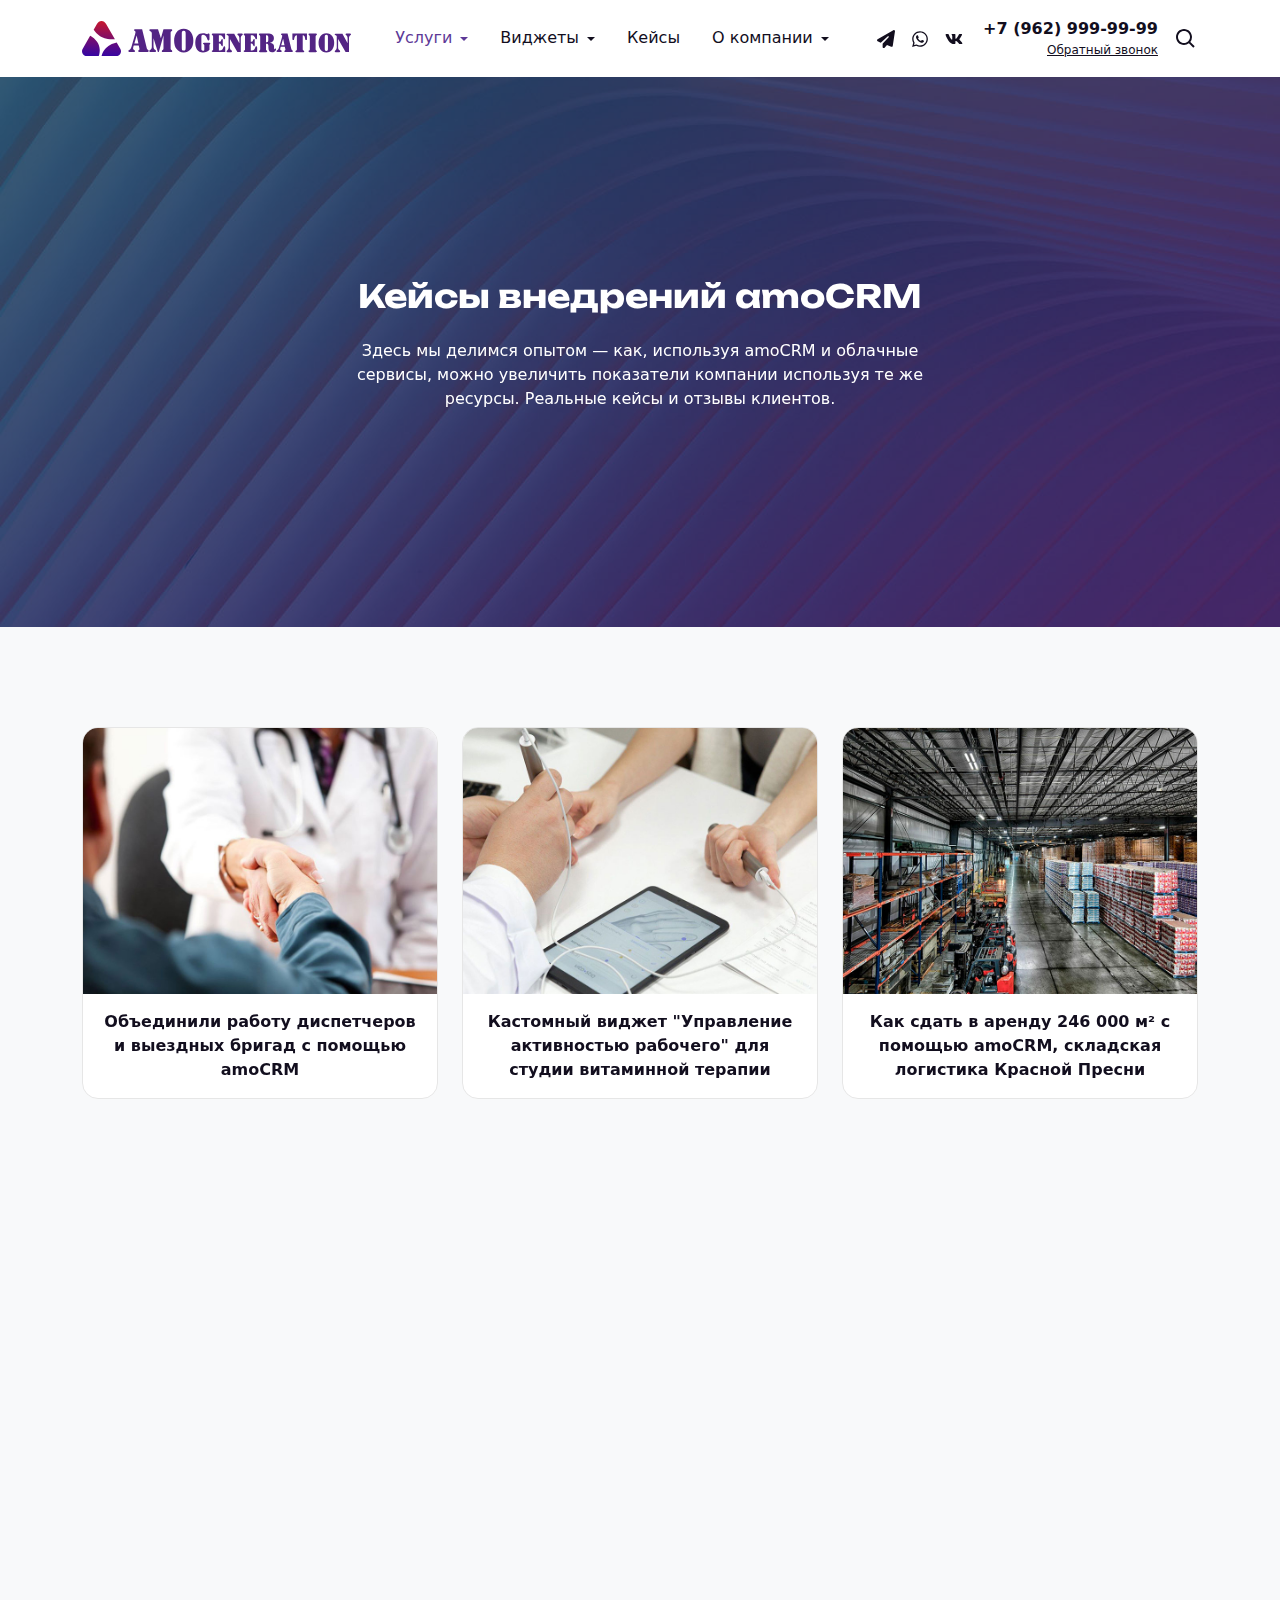
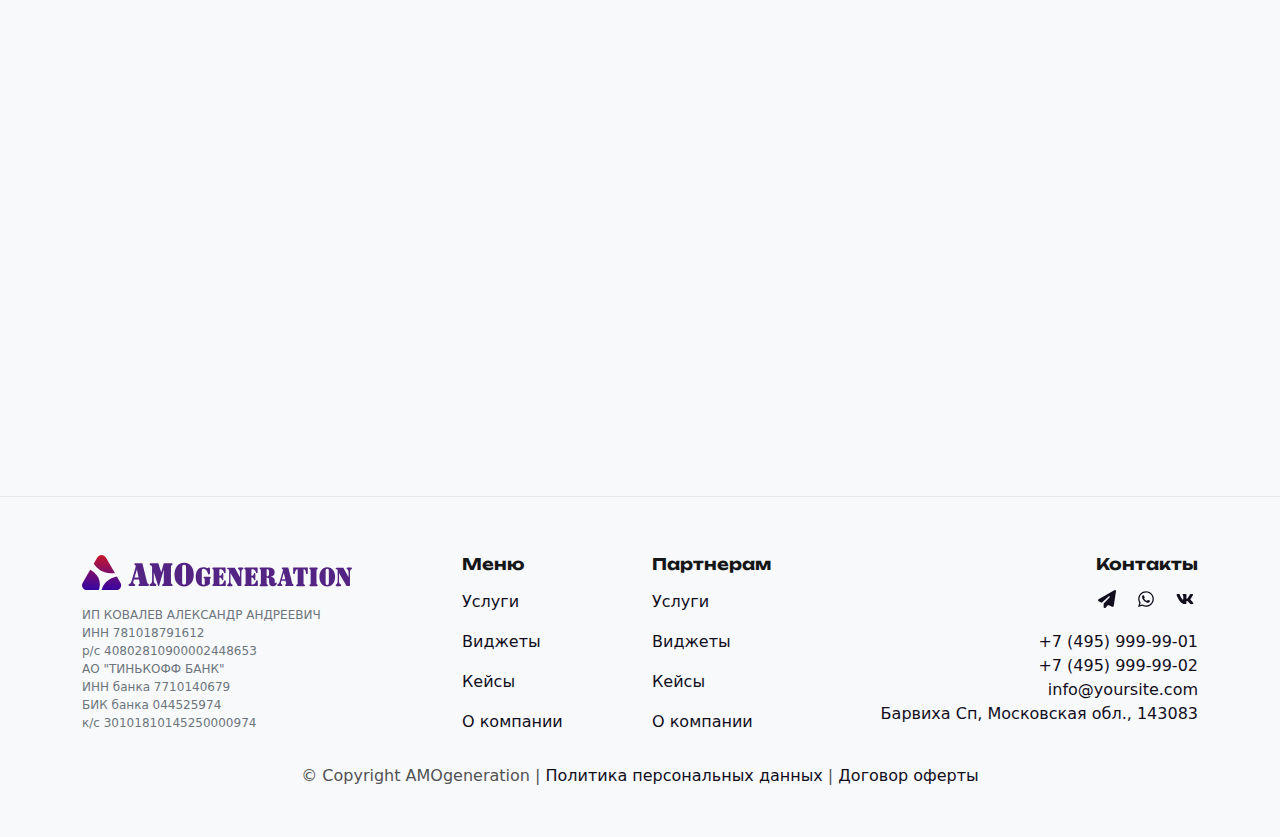
<file: archive-portfolio.html>
﻿<!DOCTYPE html>
<html lang="ru-RU">

<head>
    <!-- Meta -->
    <meta charset="utf-8">
    <meta http-equiv="X-UA-Compatible" content="IE=edge">
    <meta name="viewport" content="width=device-width, initial-scale=1, shrink-to-fit=no">
    <meta name="description" content="AMOgeneration">

    <!-- Favicon -->
    <link rel="icon" href="favicon.png">

    <title>Archive portfolio - AMOgeneration</title>

    <link rel="stylesheet" href="css/bootstrap.min.css">
    <link rel="stylesheet" href="css/swiper-bundle.min.css">
    <link rel="stylesheet" href="css/fancybox.css">
    <link rel="stylesheet" href="css/aos.css">
    <link rel="stylesheet" href="css/style.css">
</head>

<body>

    <!-- Меню -->
    <header class="header header-fixed sticky-top bg-white py-2 py-lg-0">
        <nav class="navbar navbar-expand-lg">
            <div class="container">

                <a class="navbar-brand" href="#">
                    <img src="img/logo.svg" alt="">
                </a>

                <div class="d-block d-lg-none">
                    <ul class="list-inline mb-0 d-flex align-items-center">
                        <li class="list-inline-item">
                            <a class="nav-link icon-hover-toggler collapsed" href="#searchForm" data-bs-toggle="collapse" aria-controls="searchForm" aria-expanded="false">
                                <svg class="icon-show" xmlns="http://www.w3.org/2000/svg" viewBox="0 0 24 24" width="24" height="24" fill="#120e1e"><path d="M10 18a7.952 7.952 0 0 0 4.897-1.688l4.396 4.396 1.414-1.414-4.396-4.396A7.952 7.952 0 0 0 18 10c0-4.411-3.589-8-8-8s-8 3.589-8 8 3.589 8 8 8zm0-14c3.309 0 6 2.691 6 6s-2.691 6-6 6-6-2.691-6-6 2.691-6 6-6z"></path></svg>
                                <svg class="icon-hide" xmlns="http://www.w3.org/2000/svg" viewBox="0 0 24 24" width="24" height="24" fill="#120e1e"><path d="M10 2c-4.411 0-8 3.589-8 8s3.589 8 8 8a7.952 7.952 0 0 0 4.897-1.688l4.396 4.396 1.414-1.414-4.396-4.396A7.952 7.952 0 0 0 18 10c0-4.411-3.589-8-8-8z"></path></svg>
                            </a>
                        </li>
                        <li class="list-inline-item">
                            <button type="button" class="navbar-toggler collapsed" data-bs-toggle="collapse" data-bs-target="#navbarNav" aria-controls="navbarNav" aria-expanded="false" aria-label="Toggle navigation">
                                <div></div>
                                <div></div>
                                <div></div>
                            </button>
                        </li>
                    </ul>
                </div>

                <div class="collapse navbar-collapse" id="navbarNav">
                    
                    <div class="mt-3 mt-lg-0 mx-auto">
                        <ul class="navbar-nav">
                            <li class="nav-item dropdown">
                                <!-- Пример активного пункта меню первого уровня -->
                                <a class="nav-link active dropdown-toggle" href="#" data-bs-toggle="dropdown" aria-expanded="false">Услуги</a>
                                <div class="dropdown-menu">
                                    <!-- Пример активного пункта меню второго уровня -->
                                    <a class="dropdown-item active" href="#">Внедрение amoCRM</a>
                                    <a class="dropdown-item" href="#">Лицензии amoCRM</a>
                                    <a class="dropdown-item" href="#">Аудит amoCRM</a>
                                    <a class="dropdown-item" href="#">Техническая поддержка</a>
                                </div>
                            </li>
                            <li class="nav-item dropdown">
                                <a class="nav-link dropdown-toggle" href="#" data-bs-toggle="dropdown" aria-expanded="false">Виджеты</a>
                                <div class="dropdown-menu">
                                    <a class="dropdown-item" href="#">Распределение по менеджерам</a>
                                    <a class="dropdown-item" href="#">Формирование документов</a>
                                    <a class="dropdown-item" href="#">Прочее</a>
                                </div>
                            </li>
                            <li class="nav-item">
                                <a class="nav-link" href="#">Кейсы</a>
                            </li>
                            <li class="nav-item dropdown">
                                <a class="nav-link dropdown-toggle" href="#" data-bs-toggle="dropdown" aria-expanded="false">О компании</a>
                                <div class="dropdown-menu">
                                    <a class="dropdown-item" href="#">Команда AMOgenreation</a>
                                    <a class="dropdown-item" href="#">Контакты</a>
                                    <a class="dropdown-item" href="#">Вакансии</a>
                                    <a class="dropdown-item" href="#">Новости</a>
                                    <a class="dropdown-item" href="#">Материалы</a>
                                </div>
                            </li>
                        </ul>
                    </div>

                    <div class="mt-3 mt-lg-0 ms-lg-3">
                        <ul class="list-inline mb-0 d-flex align-items-center">
                            <li class="list-inline-item">
                                <a href="#" class="nav-link p-1" target="_blank" rel="nofollow">
                                    <svg xmlns="http://www.w3.org/2000/svg" viewBox="0 0 512 512" width="18" height="18" fill="#120e1e"><path d="M498.1 5.6c10.1 7 15.4 19.1 13.5 31.2l-64 416c-1.5 9.7-7.4 18.2-16 23s-18.9 5.4-28 1.6L284 427.7l-68.5 74.1c-8.9 9.7-22.9 12.9-35.2 8.1S160 493.2 160 480V396.4c0-4 1.5-7.8 4.2-10.7L331.8 202.8c5.8-6.3 5.6-16-.4-22s-15.7-6.4-22-.7L106 360.8 17.7 316.6C7.1 311.3 .3 300.7 0 288.9s5.9-22.8 16.1-28.7l448-256c10.7-6.1 23.9-5.5 34 1.4z"/></svg>
                                </a>
                            </li>
                            <li class="list-inline-item">
                                <a href="#" class="nav-link p-1" target="_blank" rel="nofollow">
                                    <svg xmlns="http://www.w3.org/2000/svg" viewBox="0 0 448 512" width="18" height="18" fill="#120e1e"><path d="M380.9 97.1C339 55.1 283.2 32 223.9 32c-122.4 0-222 99.6-222 222 0 39.1 10.2 77.3 29.6 111L0 480l117.7-30.9c32.4 17.7 68.9 27 106.1 27h.1c122.3 0 224.1-99.6 224.1-222 0-59.3-25.2-115-67.1-157zm-157 341.6c-33.2 0-65.7-8.9-94-25.7l-6.7-4-69.8 18.3L72 359.2l-4.4-7c-18.5-29.4-28.2-63.3-28.2-98.2 0-101.7 82.8-184.5 184.6-184.5 49.3 0 95.6 19.2 130.4 54.1 34.8 34.9 56.2 81.2 56.1 130.5 0 101.8-84.9 184.6-186.6 184.6zm101.2-138.2c-5.5-2.8-32.8-16.2-37.9-18-5.1-1.9-8.8-2.8-12.5 2.8-3.7 5.6-14.3 18-17.6 21.8-3.2 3.7-6.5 4.2-12 1.4-32.6-16.3-54-29.1-75.5-66-5.7-9.8 5.7-9.1 16.3-30.3 1.8-3.7.9-6.9-.5-9.7-1.4-2.8-12.5-30.1-17.1-41.2-4.5-10.8-9.1-9.3-12.5-9.5-3.2-.2-6.9-.2-10.6-.2-3.7 0-9.7 1.4-14.8 6.9-5.1 5.6-19.4 19-19.4 46.3 0 27.3 19.9 53.7 22.6 57.4 2.8 3.7 39.1 59.7 94.8 83.8 35.2 15.2 49 16.5 66.6 13.9 10.7-1.6 32.8-13.4 37.4-26.4 4.6-13 4.6-24.1 3.2-26.4-1.3-2.5-5-3.9-10.5-6.6z"/></svg>
                                </a>
                            </li>
                            <li class="list-inline-item">
                                <a href="#" class="nav-link p-1" target="_blank" rel="nofollow">
                                    <svg xmlns="http://www.w3.org/2000/svg" viewBox="0 0 576 512" width="18" height="18" fill="#120e1e"><path d="M545 117.7c3.7-12.5 0-21.7-17.8-21.7h-58.9c-15 0-21.9 7.9-25.6 16.7 0 0-30 73.1-72.4 120.5-13.7 13.7-20 18.1-27.5 18.1-3.7 0-9.4-4.4-9.4-16.9V117.7c0-15-4.2-21.7-16.6-21.7h-92.6c-9.4 0-15 7-15 13.5 0 14.2 21.2 17.5 23.4 57.5v86.8c0 19-3.4 22.5-10.9 22.5-20 0-68.6-73.4-97.4-157.4-5.8-16.3-11.5-22.9-26.6-22.9H38.8c-16.8 0-20.2 7.9-20.2 16.7 0 15.6 20 93.1 93.1 195.5C160.4 378.1 229 416 291.4 416c37.5 0 42.1-8.4 42.1-22.9 0-66.8-3.4-73.1 15.4-73.1 8.7 0 23.7 4.4 58.7 38.1 40 40 46.6 57.9 69 57.9h58.9c16.8 0 25.3-8.4 20.4-25-11.2-34.9-86.9-106.7-90.3-111.5-8.7-11.2-6.2-16.2 0-26.2.1-.1 72-101.3 79.4-135.6z"/></svg>
                                </a>
                            </li>
                        </ul>
                    </div>

                    <div class="mt-3 mt-lg-0 ms-lg-3">
                        <ul class="list-inline mb-0 d-flex align-items-center">
                            <li class="list-inline-item">
                                <div class="d-flex flex-column align-items-start align-items-lg-end">
                                    <a href="tel:+79629999999" class="text-nowrap fw-700">+7 (962) 999-99-99</a>
                                    <a href="#mainForm" class="text-decoration-underline fs-12" data-bs-toggle="modal" data-bs-target="#mainForm">Обратный звонок</a>
                                </div>
                            </li>
                        </ul>
                    </div>

                    <div class="d-none d-lg-block ms-lg-3">
                        <ul class="list-inline mb-0 d-flex align-items-center">
                            <li class="list-inline-item">
                                <a class="nav-link icon-hover-toggler collapsed" href="#searchForm" data-bs-toggle="collapse" aria-controls="searchForm" aria-expanded="false">
                                    <svg class="icon-show" xmlns="http://www.w3.org/2000/svg" viewBox="0 0 24 24" width="24" height="24" fill="#120e1e"><path d="M10 18a7.952 7.952 0 0 0 4.897-1.688l4.396 4.396 1.414-1.414-4.396-4.396A7.952 7.952 0 0 0 18 10c0-4.411-3.589-8-8-8s-8 3.589-8 8 3.589 8 8 8zm0-14c3.309 0 6 2.691 6 6s-2.691 6-6 6-6-2.691-6-6 2.691-6 6-6z"></path></svg>
                                    <svg class="icon-hide" xmlns="http://www.w3.org/2000/svg" viewBox="0 0 24 24" width="24" height="24" fill="#120e1e"><path d="M10 2c-4.411 0-8 3.589-8 8s3.589 8 8 8a7.952 7.952 0 0 0 4.897-1.688l4.396 4.396 1.414-1.414-4.396-4.396A7.952 7.952 0 0 0 18 10c0-4.411-3.589-8-8-8z"></path></svg>
                                </a>
                            </li>
                        </ul>
                    </div>
                    
                </div>

            </div>
        </nav>
        <!-- Форма поиска -->
        <div class="collapse" id="searchForm">
            <div class="container">
                <form class="search-form py-3" action="#">
                    <div class="input-group">
                        <input type="text" class="form-control pe-5" placeholder="Поиск по сайту">
                        <button type="submit" class="btn position-absolute top-50 end-0 translate-middle-y z-index-5 p-0 px-3">
                            <svg xmlns="http://www.w3.org/2000/svg" viewBox="0 0 24 24" width="24" height="24" fill="#120e1e"><path d="M10 18a7.952 7.952 0 0 0 4.897-1.688l4.396 4.396 1.414-1.414-4.396-4.396A7.952 7.952 0 0 0 18 10c0-4.411-3.589-8-8-8s-8 3.589-8 8 3.589 8 8 8zm0-14c3.309 0 6 2.691 6 6s-2.691 6-6 6-6-2.691-6-6 2.691-6 6-6z"></path></svg>
                        </button>
                    </div>
                </form>
            </div>
        </div>
    </header>

    <main class="main bg-light">

        <!-- Секция: «Главный экран B» -->
        <!-- Должна быть возможность указать свои классы для секции -->
        <!-- Должна быть возможность указать свой id для секции -->
        <!-- Должна быть возможность вкл/выкл секцию -->
        <!-- Возможность добавлять свою картинку на фон -->
        <section class="section-hero-b section lg position-relative bg-dark bg-img" id="" style="background-image: url(img/bg-img4.jpg)">
            <div class="overlay-dark"></div>
            <div class="container">
                <div class="container-hero position-relative text-center z-index-2">
                    <div class="d-flex flex-column flex-lg-row align-items-center" data-aos="fade-up" data-aos-delay="100">
                        <h1 class="page-title text-white">Кейсы внедрений amoCRM</h1>
                    </div>
                    <div class="text-white mx-auto mt-3" style="max-width: 600px;" data-aos="fade-up" data-aos-delay="200">
                        <p>Здесь мы делимся опытом — как, используя amoCRM и облачные сервисы, можно увеличить показатели компании используя те же ресурсы. Реальные кейсы и отзывы клиентов.</p>
                    </div>
                </div>
            </div>
            <!-- Возможность добавлять свою картинку -->
            <!-- <img class="img-overlay-bottom z-index-1" src="img/angles.svg" alt=""> -->
            <!-- Закомментил картинку просто для того чтобы в вёрстке не отображать -->
        </section>

        <!-- Секция: «Архив портфолио» -->
        <!-- Должна быть возможность указать свои классы для секции -->
        <!-- Должна быть возможность указать свой id для секции -->
        <!-- Должна быть возможность вкл/выкл секцию -->
        <section class="section-archive-portfolio section lg bg-light" id="">
            <div class="container">

                <!-- Отображаем 9 штук -->
                <div class="row g-4 row-cols-1 row-cols-md-2 row-cols-lg-3">

                    <!-- Item -->
                    <div class="col" data-aos="fade-up">
                        <div class="card card-portfolio overflow-hidden rounded-4 h-100">
                            <div class="card-hovereffect">
                                <img class="img-responsive" src="img/portfolio/001.jpg" alt="">
                                <div class="card-overlay">
                                    <div class="card-link">
                                        <a href="#">
                                            <svg xmlns="http://www.w3.org/2000/svg" viewBox="0 0 640 512" width="18" height="18" fill="#ffffff"><path d="M579.8 267.7c56.5-56.5 56.5-148 0-204.5c-50-50-128.8-56.5-186.3-15.4l-1.6 1.1c-14.4 10.3-17.7 30.3-7.4 44.6s30.3 17.7 44.6 7.4l1.6-1.1c32.1-22.9 76-19.3 103.8 8.6c31.5 31.5 31.5 82.5 0 114L422.3 334.8c-31.5 31.5-82.5 31.5-114 0c-27.9-27.9-31.5-71.8-8.6-103.8l1.1-1.6c10.3-14.4 6.9-34.4-7.4-44.6s-34.4-6.9-44.6 7.4l-1.1 1.6C206.5 251.2 213 330 263 380c56.5 56.5 148 56.5 204.5 0L579.8 267.7zM60.2 244.3c-56.5 56.5-56.5 148 0 204.5c50 50 128.8 56.5 186.3 15.4l1.6-1.1c14.4-10.3 17.7-30.3 7.4-44.6s-30.3-17.7-44.6-7.4l-1.6 1.1c-32.1 22.9-76 19.3-103.8-8.6C74 372 74 321 105.5 289.5L217.7 177.2c31.5-31.5 82.5-31.5 114 0c27.9 27.9 31.5 71.8 8.6 103.9l-1.1 1.6c-10.3 14.4-6.9 34.4 7.4 44.6s34.4 6.9 44.6-7.4l1.1-1.6C433.5 260.8 427 182 377 132c-56.5-56.5-148-56.5-204.5 0L60.2 244.3z"/></svg>
                                        </a>
                                    </div>
                                </div>
                            </div>
                            <div class="card-body text-center">
                                <a href="#" class="card-title fs-16 fw-bold">Объединили работу диспетчеров и выездных бригад с помощью amoCRM</a>
                            </div>
                        </div>
                    </div>

                    <!-- Item -->
                    <div class="col" data-aos="fade-up">
                        <div class="card card-portfolio overflow-hidden rounded-4 h-100">
                            <div class="card-hovereffect">
                                <img class="img-responsive" src="img/portfolio/002.jpg" alt="">
                                <div class="card-overlay">
                                    <div class="card-link">
                                        <a href="#">
                                            <svg xmlns="http://www.w3.org/2000/svg" viewBox="0 0 640 512" width="18" height="18" fill="#ffffff"><path d="M579.8 267.7c56.5-56.5 56.5-148 0-204.5c-50-50-128.8-56.5-186.3-15.4l-1.6 1.1c-14.4 10.3-17.7 30.3-7.4 44.6s30.3 17.7 44.6 7.4l1.6-1.1c32.1-22.9 76-19.3 103.8 8.6c31.5 31.5 31.5 82.5 0 114L422.3 334.8c-31.5 31.5-82.5 31.5-114 0c-27.9-27.9-31.5-71.8-8.6-103.8l1.1-1.6c10.3-14.4 6.9-34.4-7.4-44.6s-34.4-6.9-44.6 7.4l-1.1 1.6C206.5 251.2 213 330 263 380c56.5 56.5 148 56.5 204.5 0L579.8 267.7zM60.2 244.3c-56.5 56.5-56.5 148 0 204.5c50 50 128.8 56.5 186.3 15.4l1.6-1.1c14.4-10.3 17.7-30.3 7.4-44.6s-30.3-17.7-44.6-7.4l-1.6 1.1c-32.1 22.9-76 19.3-103.8-8.6C74 372 74 321 105.5 289.5L217.7 177.2c31.5-31.5 82.5-31.5 114 0c27.9 27.9 31.5 71.8 8.6 103.9l-1.1 1.6c-10.3 14.4-6.9 34.4 7.4 44.6s34.4 6.9 44.6-7.4l1.1-1.6C433.5 260.8 427 182 377 132c-56.5-56.5-148-56.5-204.5 0L60.2 244.3z"/></svg>
                                        </a>
                                    </div>
                                </div>
                            </div>
                            <div class="card-body text-center">
                                <a href="#" class="card-title fs-16 fw-bold">Кастомный виджет "Управление активностью рабочего" для студии витаминной терапии</a>
                            </div>
                        </div>
                    </div>

                    <!-- Item -->
                    <div class="col" data-aos="fade-up">
                        <div class="card card-portfolio overflow-hidden rounded-4 h-100">
                            <div class="card-hovereffect">
                                <img class="img-responsive" src="img/portfolio/003.jpg" alt="">
                                <div class="card-overlay">
                                    <div class="card-link">
                                        <a href="#">
                                            <svg xmlns="http://www.w3.org/2000/svg" viewBox="0 0 640 512" width="18" height="18" fill="#ffffff"><path d="M579.8 267.7c56.5-56.5 56.5-148 0-204.5c-50-50-128.8-56.5-186.3-15.4l-1.6 1.1c-14.4 10.3-17.7 30.3-7.4 44.6s30.3 17.7 44.6 7.4l1.6-1.1c32.1-22.9 76-19.3 103.8 8.6c31.5 31.5 31.5 82.5 0 114L422.3 334.8c-31.5 31.5-82.5 31.5-114 0c-27.9-27.9-31.5-71.8-8.6-103.8l1.1-1.6c10.3-14.4 6.9-34.4-7.4-44.6s-34.4-6.9-44.6 7.4l-1.1 1.6C206.5 251.2 213 330 263 380c56.5 56.5 148 56.5 204.5 0L579.8 267.7zM60.2 244.3c-56.5 56.5-56.5 148 0 204.5c50 50 128.8 56.5 186.3 15.4l1.6-1.1c14.4-10.3 17.7-30.3 7.4-44.6s-30.3-17.7-44.6-7.4l-1.6 1.1c-32.1 22.9-76 19.3-103.8-8.6C74 372 74 321 105.5 289.5L217.7 177.2c31.5-31.5 82.5-31.5 114 0c27.9 27.9 31.5 71.8 8.6 103.9l-1.1 1.6c-10.3 14.4-6.9 34.4 7.4 44.6s34.4 6.9 44.6-7.4l1.1-1.6C433.5 260.8 427 182 377 132c-56.5-56.5-148-56.5-204.5 0L60.2 244.3z"/></svg>
                                        </a>
                                    </div>
                                </div>
                            </div>
                            <div class="card-body text-center">
                                <a href="#" class="card-title fs-16 fw-bold">Как сдать в аренду 246 000 м² с помощью amoCRM, складская логистика Красной Пресни</a>
                            </div>
                        </div>
                    </div>

                    <!-- Item -->
                    <div class="col" data-aos="fade-up">
                        <div class="card card-portfolio overflow-hidden rounded-4 h-100">
                            <div class="card-hovereffect">
                                <img class="img-responsive" src="img/portfolio/004.jpg" alt="">
                                <div class="card-overlay">
                                    <div class="card-link">
                                        <a href="#">
                                            <svg xmlns="http://www.w3.org/2000/svg" viewBox="0 0 640 512" width="18" height="18" fill="#ffffff"><path d="M579.8 267.7c56.5-56.5 56.5-148 0-204.5c-50-50-128.8-56.5-186.3-15.4l-1.6 1.1c-14.4 10.3-17.7 30.3-7.4 44.6s30.3 17.7 44.6 7.4l1.6-1.1c32.1-22.9 76-19.3 103.8 8.6c31.5 31.5 31.5 82.5 0 114L422.3 334.8c-31.5 31.5-82.5 31.5-114 0c-27.9-27.9-31.5-71.8-8.6-103.8l1.1-1.6c10.3-14.4 6.9-34.4-7.4-44.6s-34.4-6.9-44.6 7.4l-1.1 1.6C206.5 251.2 213 330 263 380c56.5 56.5 148 56.5 204.5 0L579.8 267.7zM60.2 244.3c-56.5 56.5-56.5 148 0 204.5c50 50 128.8 56.5 186.3 15.4l1.6-1.1c14.4-10.3 17.7-30.3 7.4-44.6s-30.3-17.7-44.6-7.4l-1.6 1.1c-32.1 22.9-76 19.3-103.8-8.6C74 372 74 321 105.5 289.5L217.7 177.2c31.5-31.5 82.5-31.5 114 0c27.9 27.9 31.5 71.8 8.6 103.9l-1.1 1.6c-10.3 14.4-6.9 34.4 7.4 44.6s34.4 6.9 44.6-7.4l1.1-1.6C433.5 260.8 427 182 377 132c-56.5-56.5-148-56.5-204.5 0L60.2 244.3z"/></svg>
                                        </a>
                                    </div>
                                </div>
                            </div>
                            <div class="card-body text-center">
                                <a href="#" class="card-title fs-16 fw-bold">Внедрение amoCRM для компании-дистрибьютора косметики</a>
                            </div>
                        </div>
                    </div>

                    <!-- Item -->
                    <div class="col" data-aos="fade-up">
                        <div class="card card-portfolio overflow-hidden rounded-4 h-100">
                            <div class="card-hovereffect">
                                <img class="img-responsive" src="img/portfolio/005.jpg" alt="">
                                <div class="card-overlay">
                                    <div class="card-link">
                                        <a href="#">
                                            <svg xmlns="http://www.w3.org/2000/svg" viewBox="0 0 640 512" width="18" height="18" fill="#ffffff"><path d="M579.8 267.7c56.5-56.5 56.5-148 0-204.5c-50-50-128.8-56.5-186.3-15.4l-1.6 1.1c-14.4 10.3-17.7 30.3-7.4 44.6s30.3 17.7 44.6 7.4l1.6-1.1c32.1-22.9 76-19.3 103.8 8.6c31.5 31.5 31.5 82.5 0 114L422.3 334.8c-31.5 31.5-82.5 31.5-114 0c-27.9-27.9-31.5-71.8-8.6-103.8l1.1-1.6c10.3-14.4 6.9-34.4-7.4-44.6s-34.4-6.9-44.6 7.4l-1.1 1.6C206.5 251.2 213 330 263 380c56.5 56.5 148 56.5 204.5 0L579.8 267.7zM60.2 244.3c-56.5 56.5-56.5 148 0 204.5c50 50 128.8 56.5 186.3 15.4l1.6-1.1c14.4-10.3 17.7-30.3 7.4-44.6s-30.3-17.7-44.6-7.4l-1.6 1.1c-32.1 22.9-76 19.3-103.8-8.6C74 372 74 321 105.5 289.5L217.7 177.2c31.5-31.5 82.5-31.5 114 0c27.9 27.9 31.5 71.8 8.6 103.9l-1.1 1.6c-10.3 14.4-6.9 34.4 7.4 44.6s34.4 6.9 44.6-7.4l1.1-1.6C433.5 260.8 427 182 377 132c-56.5-56.5-148-56.5-204.5 0L60.2 244.3z"/></svg>
                                        </a>
                                    </div>
                                </div>
                            </div>
                            <div class="card-body text-center">
                                <a href="#" class="card-title fs-16 fw-bold">Автоматизация продаж для учебного центра</a>
                            </div>
                        </div>
                    </div>

                    <!-- Item -->
                    <div class="col" data-aos="fade-up">
                        <div class="card card-portfolio overflow-hidden rounded-4 h-100">
                            <div class="card-hovereffect">
                                <img class="img-responsive" src="img/portfolio/006.jpg" alt="">
                                <div class="card-overlay">
                                    <div class="card-link">
                                        <a href="#">
                                            <svg xmlns="http://www.w3.org/2000/svg" viewBox="0 0 640 512" width="18" height="18" fill="#ffffff"><path d="M579.8 267.7c56.5-56.5 56.5-148 0-204.5c-50-50-128.8-56.5-186.3-15.4l-1.6 1.1c-14.4 10.3-17.7 30.3-7.4 44.6s30.3 17.7 44.6 7.4l1.6-1.1c32.1-22.9 76-19.3 103.8 8.6c31.5 31.5 31.5 82.5 0 114L422.3 334.8c-31.5 31.5-82.5 31.5-114 0c-27.9-27.9-31.5-71.8-8.6-103.8l1.1-1.6c10.3-14.4 6.9-34.4-7.4-44.6s-34.4-6.9-44.6 7.4l-1.1 1.6C206.5 251.2 213 330 263 380c56.5 56.5 148 56.5 204.5 0L579.8 267.7zM60.2 244.3c-56.5 56.5-56.5 148 0 204.5c50 50 128.8 56.5 186.3 15.4l1.6-1.1c14.4-10.3 17.7-30.3 7.4-44.6s-30.3-17.7-44.6-7.4l-1.6 1.1c-32.1 22.9-76 19.3-103.8-8.6C74 372 74 321 105.5 289.5L217.7 177.2c31.5-31.5 82.5-31.5 114 0c27.9 27.9 31.5 71.8 8.6 103.9l-1.1 1.6c-10.3 14.4-6.9 34.4 7.4 44.6s34.4 6.9 44.6-7.4l1.1-1.6C433.5 260.8 427 182 377 132c-56.5-56.5-148-56.5-204.5 0L60.2 244.3z"/></svg>
                                        </a>
                                    </div>
                                </div>
                            </div>
                            <div class="card-body text-center">
                                <a href="#" class="card-title fs-16 fw-bold">Автоматизировали процесс передачи заявки дилерам в нужный регион</a>
                            </div>
                        </div>
                    </div>

                    <!-- Item -->
                    <div class="col" data-aos="fade-up">
                        <div class="card card-portfolio overflow-hidden rounded-4 h-100">
                            <div class="card-hovereffect">
                                <img class="img-responsive" src="img/portfolio/001.jpg" alt="">
                                <div class="card-overlay">
                                    <div class="card-link">
                                        <a href="#">
                                            <svg xmlns="http://www.w3.org/2000/svg" viewBox="0 0 640 512" width="18" height="18" fill="#ffffff"><path d="M579.8 267.7c56.5-56.5 56.5-148 0-204.5c-50-50-128.8-56.5-186.3-15.4l-1.6 1.1c-14.4 10.3-17.7 30.3-7.4 44.6s30.3 17.7 44.6 7.4l1.6-1.1c32.1-22.9 76-19.3 103.8 8.6c31.5 31.5 31.5 82.5 0 114L422.3 334.8c-31.5 31.5-82.5 31.5-114 0c-27.9-27.9-31.5-71.8-8.6-103.8l1.1-1.6c10.3-14.4 6.9-34.4-7.4-44.6s-34.4-6.9-44.6 7.4l-1.1 1.6C206.5 251.2 213 330 263 380c56.5 56.5 148 56.5 204.5 0L579.8 267.7zM60.2 244.3c-56.5 56.5-56.5 148 0 204.5c50 50 128.8 56.5 186.3 15.4l1.6-1.1c14.4-10.3 17.7-30.3 7.4-44.6s-30.3-17.7-44.6-7.4l-1.6 1.1c-32.1 22.9-76 19.3-103.8-8.6C74 372 74 321 105.5 289.5L217.7 177.2c31.5-31.5 82.5-31.5 114 0c27.9 27.9 31.5 71.8 8.6 103.9l-1.1 1.6c-10.3 14.4-6.9 34.4 7.4 44.6s34.4 6.9 44.6-7.4l1.1-1.6C433.5 260.8 427 182 377 132c-56.5-56.5-148-56.5-204.5 0L60.2 244.3z"/></svg>
                                        </a>
                                    </div>
                                </div>
                            </div>
                            <div class="card-body text-center">
                                <a href="#" class="card-title fs-16 fw-bold">Объединили работу диспетчеров и выездных бригад с помощью amoCRM</a>
                            </div>
                        </div>
                    </div>

                    <!-- Item -->
                    <div class="col" data-aos="fade-up">
                        <div class="card card-portfolio overflow-hidden rounded-4 h-100">
                            <div class="card-hovereffect">
                                <img class="img-responsive" src="img/portfolio/002.jpg" alt="">
                                <div class="card-overlay">
                                    <div class="card-link">
                                        <a href="#">
                                            <svg xmlns="http://www.w3.org/2000/svg" viewBox="0 0 640 512" width="18" height="18" fill="#ffffff"><path d="M579.8 267.7c56.5-56.5 56.5-148 0-204.5c-50-50-128.8-56.5-186.3-15.4l-1.6 1.1c-14.4 10.3-17.7 30.3-7.4 44.6s30.3 17.7 44.6 7.4l1.6-1.1c32.1-22.9 76-19.3 103.8 8.6c31.5 31.5 31.5 82.5 0 114L422.3 334.8c-31.5 31.5-82.5 31.5-114 0c-27.9-27.9-31.5-71.8-8.6-103.8l1.1-1.6c10.3-14.4 6.9-34.4-7.4-44.6s-34.4-6.9-44.6 7.4l-1.1 1.6C206.5 251.2 213 330 263 380c56.5 56.5 148 56.5 204.5 0L579.8 267.7zM60.2 244.3c-56.5 56.5-56.5 148 0 204.5c50 50 128.8 56.5 186.3 15.4l1.6-1.1c14.4-10.3 17.7-30.3 7.4-44.6s-30.3-17.7-44.6-7.4l-1.6 1.1c-32.1 22.9-76 19.3-103.8-8.6C74 372 74 321 105.5 289.5L217.7 177.2c31.5-31.5 82.5-31.5 114 0c27.9 27.9 31.5 71.8 8.6 103.9l-1.1 1.6c-10.3 14.4-6.9 34.4 7.4 44.6s34.4 6.9 44.6-7.4l1.1-1.6C433.5 260.8 427 182 377 132c-56.5-56.5-148-56.5-204.5 0L60.2 244.3z"/></svg>
                                        </a>
                                    </div>
                                </div>
                            </div>
                            <div class="card-body text-center">
                                <a href="#" class="card-title fs-16 fw-bold">Кастомный виджет "Управление активностью рабочего" для студии витаминной терапии</a>
                            </div>
                        </div>
                    </div>

                    <!-- Item -->
                    <div class="col" data-aos="fade-up">
                        <div class="card card-portfolio overflow-hidden rounded-4 h-100">
                            <div class="card-hovereffect">
                                <img class="img-responsive" src="img/portfolio/003.jpg" alt="">
                                <div class="card-overlay">
                                    <div class="card-link">
                                        <a href="#">
                                            <svg xmlns="http://www.w3.org/2000/svg" viewBox="0 0 640 512" width="18" height="18" fill="#ffffff"><path d="M579.8 267.7c56.5-56.5 56.5-148 0-204.5c-50-50-128.8-56.5-186.3-15.4l-1.6 1.1c-14.4 10.3-17.7 30.3-7.4 44.6s30.3 17.7 44.6 7.4l1.6-1.1c32.1-22.9 76-19.3 103.8 8.6c31.5 31.5 31.5 82.5 0 114L422.3 334.8c-31.5 31.5-82.5 31.5-114 0c-27.9-27.9-31.5-71.8-8.6-103.8l1.1-1.6c10.3-14.4 6.9-34.4-7.4-44.6s-34.4-6.9-44.6 7.4l-1.1 1.6C206.5 251.2 213 330 263 380c56.5 56.5 148 56.5 204.5 0L579.8 267.7zM60.2 244.3c-56.5 56.5-56.5 148 0 204.5c50 50 128.8 56.5 186.3 15.4l1.6-1.1c14.4-10.3 17.7-30.3 7.4-44.6s-30.3-17.7-44.6-7.4l-1.6 1.1c-32.1 22.9-76 19.3-103.8-8.6C74 372 74 321 105.5 289.5L217.7 177.2c31.5-31.5 82.5-31.5 114 0c27.9 27.9 31.5 71.8 8.6 103.9l-1.1 1.6c-10.3 14.4-6.9 34.4 7.4 44.6s34.4 6.9 44.6-7.4l1.1-1.6C433.5 260.8 427 182 377 132c-56.5-56.5-148-56.5-204.5 0L60.2 244.3z"/></svg>
                                        </a>
                                    </div>
                                </div>
                            </div>
                            <div class="card-body text-center">
                                <a href="#" class="card-title fs-16 fw-bold">Как сдать в аренду 246 000 м² с помощью amoCRM, складская логистика Красной Пресни</a>
                            </div>
                        </div>
                    </div>

                </div>

                <div class="text-center mt-5" data-aos="fade-up">
                    <button type="button" class="btn btn-primary">Показать еще</button>
                </div>

            </div>
        </section>

    </main>

    <!-- Футер -->
    <footer class="footer bg-light">
        <div class="container">
            <div class="py-2">
                <div class="row g-4">

                    <div class="col-lg-4 text-center text-lg-start">
                        <img class="d-inline-block" src="img/logo.svg" alt="" style="width: 270px;">
                        <div class="text-secondary fs-12 mt-3 d-none d-lg-block">
                            <p>ИП КОВАЛЕВ АЛЕКСАНДР АНДРЕЕВИЧ <br>ИНН 781018791612 <br>р/с 40802810900002448653 <br>АО "ТИНЬКОФФ БАНК" <br> ИНН банка 7710140679 <br> БИК банка 044525974 <br>к/с 30101810145250000974</p>
                        </div>
                    </div>
    
                    <div class="col-lg-4 text-center text-lg-start">
                        <div class="row g-4 row-cols-1 row-cols-md-1 row-cols-lg-2">
                            <div class="col">
                                <p class="h6">Меню</p>
                                <ul class="nav flex-column">
                                    <li class="nav-item"><a href="#" class="nav-link">Услуги</a></li>
                                    <li class="nav-item"><a href="#" class="nav-link">Виджеты</a></li>
                                    <li class="nav-item"><a href="#" class="nav-link">Кейсы</a></li>
                                    <li class="nav-item"><a href="#" class="nav-link">О компании</a></li>
                                </ul>
                            </div>
                            <div class="col">
                                <p class="h6">Партнерам</p>
                                <ul class="nav flex-column">
                                    <li class="nav-item"><a href="#" class="nav-link">Услуги</a></li>
                                    <li class="nav-item"><a href="#" class="nav-link">Виджеты</a></li>
                                    <li class="nav-item"><a href="#" class="nav-link">Кейсы</a></li>
                                    <li class="nav-item"><a href="#" class="nav-link">О компании</a></li>
                                </ul>
                            </div>
                        </div>
                    </div>
    
                    <div class="col-lg-4 text-center text-lg-end">
                        <p class="h6">Контакты</p>
                        <ul class="list-inline">
                            <li class="list-inline-item">
                                <a href="#" class="nav-link p-1" target="_blank" rel="nofollow">
                                    <svg xmlns="http://www.w3.org/2000/svg" viewBox="0 0 512 512" width="18" height="18" fill="#120e1e"><path d="M498.1 5.6c10.1 7 15.4 19.1 13.5 31.2l-64 416c-1.5 9.7-7.4 18.2-16 23s-18.9 5.4-28 1.6L284 427.7l-68.5 74.1c-8.9 9.7-22.9 12.9-35.2 8.1S160 493.2 160 480V396.4c0-4 1.5-7.8 4.2-10.7L331.8 202.8c5.8-6.3 5.6-16-.4-22s-15.7-6.4-22-.7L106 360.8 17.7 316.6C7.1 311.3 .3 300.7 0 288.9s5.9-22.8 16.1-28.7l448-256c10.7-6.1 23.9-5.5 34 1.4z"/></svg>
                                </a>
                            </li>
                            <li class="list-inline-item">
                                <a href="#" class="nav-link p-1" target="_blank" rel="nofollow">
                                    <svg xmlns="http://www.w3.org/2000/svg" viewBox="0 0 448 512" width="18" height="18" fill="#120e1e"><path d="M380.9 97.1C339 55.1 283.2 32 223.9 32c-122.4 0-222 99.6-222 222 0 39.1 10.2 77.3 29.6 111L0 480l117.7-30.9c32.4 17.7 68.9 27 106.1 27h.1c122.3 0 224.1-99.6 224.1-222 0-59.3-25.2-115-67.1-157zm-157 341.6c-33.2 0-65.7-8.9-94-25.7l-6.7-4-69.8 18.3L72 359.2l-4.4-7c-18.5-29.4-28.2-63.3-28.2-98.2 0-101.7 82.8-184.5 184.6-184.5 49.3 0 95.6 19.2 130.4 54.1 34.8 34.9 56.2 81.2 56.1 130.5 0 101.8-84.9 184.6-186.6 184.6zm101.2-138.2c-5.5-2.8-32.8-16.2-37.9-18-5.1-1.9-8.8-2.8-12.5 2.8-3.7 5.6-14.3 18-17.6 21.8-3.2 3.7-6.5 4.2-12 1.4-32.6-16.3-54-29.1-75.5-66-5.7-9.8 5.7-9.1 16.3-30.3 1.8-3.7.9-6.9-.5-9.7-1.4-2.8-12.5-30.1-17.1-41.2-4.5-10.8-9.1-9.3-12.5-9.5-3.2-.2-6.9-.2-10.6-.2-3.7 0-9.7 1.4-14.8 6.9-5.1 5.6-19.4 19-19.4 46.3 0 27.3 19.9 53.7 22.6 57.4 2.8 3.7 39.1 59.7 94.8 83.8 35.2 15.2 49 16.5 66.6 13.9 10.7-1.6 32.8-13.4 37.4-26.4 4.6-13 4.6-24.1 3.2-26.4-1.3-2.5-5-3.9-10.5-6.6z"/></svg>
                                </a>
                            </li>
                            <li class="list-inline-item">
                                <a href="#" class="nav-link p-1" target="_blank" rel="nofollow">
                                    <svg xmlns="http://www.w3.org/2000/svg" viewBox="0 0 576 512" width="18" height="18" fill="#120e1e"><path d="M545 117.7c3.7-12.5 0-21.7-17.8-21.7h-58.9c-15 0-21.9 7.9-25.6 16.7 0 0-30 73.1-72.4 120.5-13.7 13.7-20 18.1-27.5 18.1-3.7 0-9.4-4.4-9.4-16.9V117.7c0-15-4.2-21.7-16.6-21.7h-92.6c-9.4 0-15 7-15 13.5 0 14.2 21.2 17.5 23.4 57.5v86.8c0 19-3.4 22.5-10.9 22.5-20 0-68.6-73.4-97.4-157.4-5.8-16.3-11.5-22.9-26.6-22.9H38.8c-16.8 0-20.2 7.9-20.2 16.7 0 15.6 20 93.1 93.1 195.5C160.4 378.1 229 416 291.4 416c37.5 0 42.1-8.4 42.1-22.9 0-66.8-3.4-73.1 15.4-73.1 8.7 0 23.7 4.4 58.7 38.1 40 40 46.6 57.9 69 57.9h58.9c16.8 0 25.3-8.4 20.4-25-11.2-34.9-86.9-106.7-90.3-111.5-8.7-11.2-6.2-16.2 0-26.2.1-.1 72-101.3 79.4-135.6z"/></svg>
                                </a>
                            </li>
                        </ul>
                        <ul class="list-unstyled">
                            <li>
                                <a href="tel:+74959999902">+7 (495) 999-99-01</a>
                            </li>
                            <li>
                                <a href="tel:+74959999902">+7 (495) 999-99-02</a>
                            </li>
                            <li>
                                <a href="mailto:info@yoursite.com">info@yoursite.com</a>
                            </li>
                            <li>
                                <a href="#">Барвиха Сп, Московская обл., 143083</a>
                            </li>
                        </ul>
                    </div>

                    <div class="col-12 text-center text-lg-start d-lg-none">
                        <div class="text-secondary fs-12 mt-3">
                            <p>ИП КОВАЛЕВ АЛЕКСАНДР АНДРЕЕВИЧ <br>ИНН 781018791612 <br>р/с 40802810900002448653 <br>АО "ТИНЬКОФФ БАНК" <br> ИНН банка 7710140679 <br> БИК банка 044525974 <br>к/с 30101810145250000974</p>
                        </div>
                    </div>

                </div>
            </div>

            <div class="py-2">
                <div class="row justify-content-center">
                    <div class="col-lg-10 text-center">
                        <p>© Copyright AMOgeneration | <a href="#">Политика персональных данных</a> | <a href="#">Договор оферты</a></p>
                    </div>
                </div>
            </div>
        </div>
    </footer>

    <!-- Кнопка Наверх -->
    <button type="button" class="btn btn-icon btn-scroll-top rounded-circle">
        <svg xmlns="http://www.w3.org/2000/svg" width="18" height="18" viewBox="0 0 512 512" fill="#ffffff"><path d="M233.4 105.4c12.5-12.5 32.8-12.5 45.3 0l192 192c12.5 12.5 12.5 32.8 0 45.3s-32.8 12.5-45.3 0L256 173.3 86.6 342.6c-12.5 12.5-32.8 12.5-45.3 0s-12.5-32.8 0-45.3l192-192z"/></svg>
    </button>

    <!-- Modal Main Form -->
    <div class="modal modal-mainForm fade" id="mainForm" tabindex="-1" aria-hidden="true">
        <div class="modal-dialog modal-dialog-centered modal-md">
            <div class="modal-content">
                <div class="modal-header">
                    <button type="button" class="btn-close" data-bs-dismiss="modal"
                        aria-label="Close"></button>
                </div>
                <div class="modal-body">
                    <div class="text-center">
                        <p class="h4">Закажи интеграцию amoCRM для своего бизнеса</p>
                        <p>Наши менеджеры свяжутся с Вами в ближайшее время</p>
                    </div>
                    <!-- Форма ТОЛЬКО для презентации клиенту, на её месте будет код формы из amoCRM -->
                    <form action="thank-you.html">
                        <div class="mb-4">
                            <label for="fname" class="form-label">Имя</label>
                            <input type="text" id="fname" class="form-control" required="">
                            <div class="invalid-feedback">Пожалуйста, введите ваше имя!</div>
                        </div>
                        <div class="mb-4">
                            <label for="phone" class="form-label">Телефон</label>
                            <input type="text" id="phone" class="form-control" placeholder="+7 (___) ___-__-__">
                        </div>
                        <div class="mb-4">
                            <label for="method" class="form-label">Способ связи</label>
                            <select id="method" class="form-select">
                                <option value="phone">Телефон</option>
                                <option value="wa">What's App</option>
                                <option value="telegram">Telegram</option>
                                <option value="viber">Viber</option>
                            </select>
                        </div>
                        <div class="text-center mt-4">
                            <button type="submit" class="btn btn-primary w-100" data-bs-target="#mainThank"
                                data-bs-toggle="modal">Оставить заявку</button>
                            <p class="text-center text-secondary fs-12 mt-2 mb-0">*Нажимая на кнопку, вы даете согласие на обработку персональных данных и соглашаетесь c политикой конфиденциальности</p>
                        </div>
                    </form>
                </div>
            </div>
        </div>
    </div>

    <!-- JavaScript -->
    <script src="js/bootstrap.bundle.min.js"></script>
    <script src="js/swiper-bundle.min.js"></script>
    <script src="js/fancybox.umd.js"></script>
    <script src="js/aos.js"></script>
    <script src="js/main.js"></script>

</body>

</html>
</file>
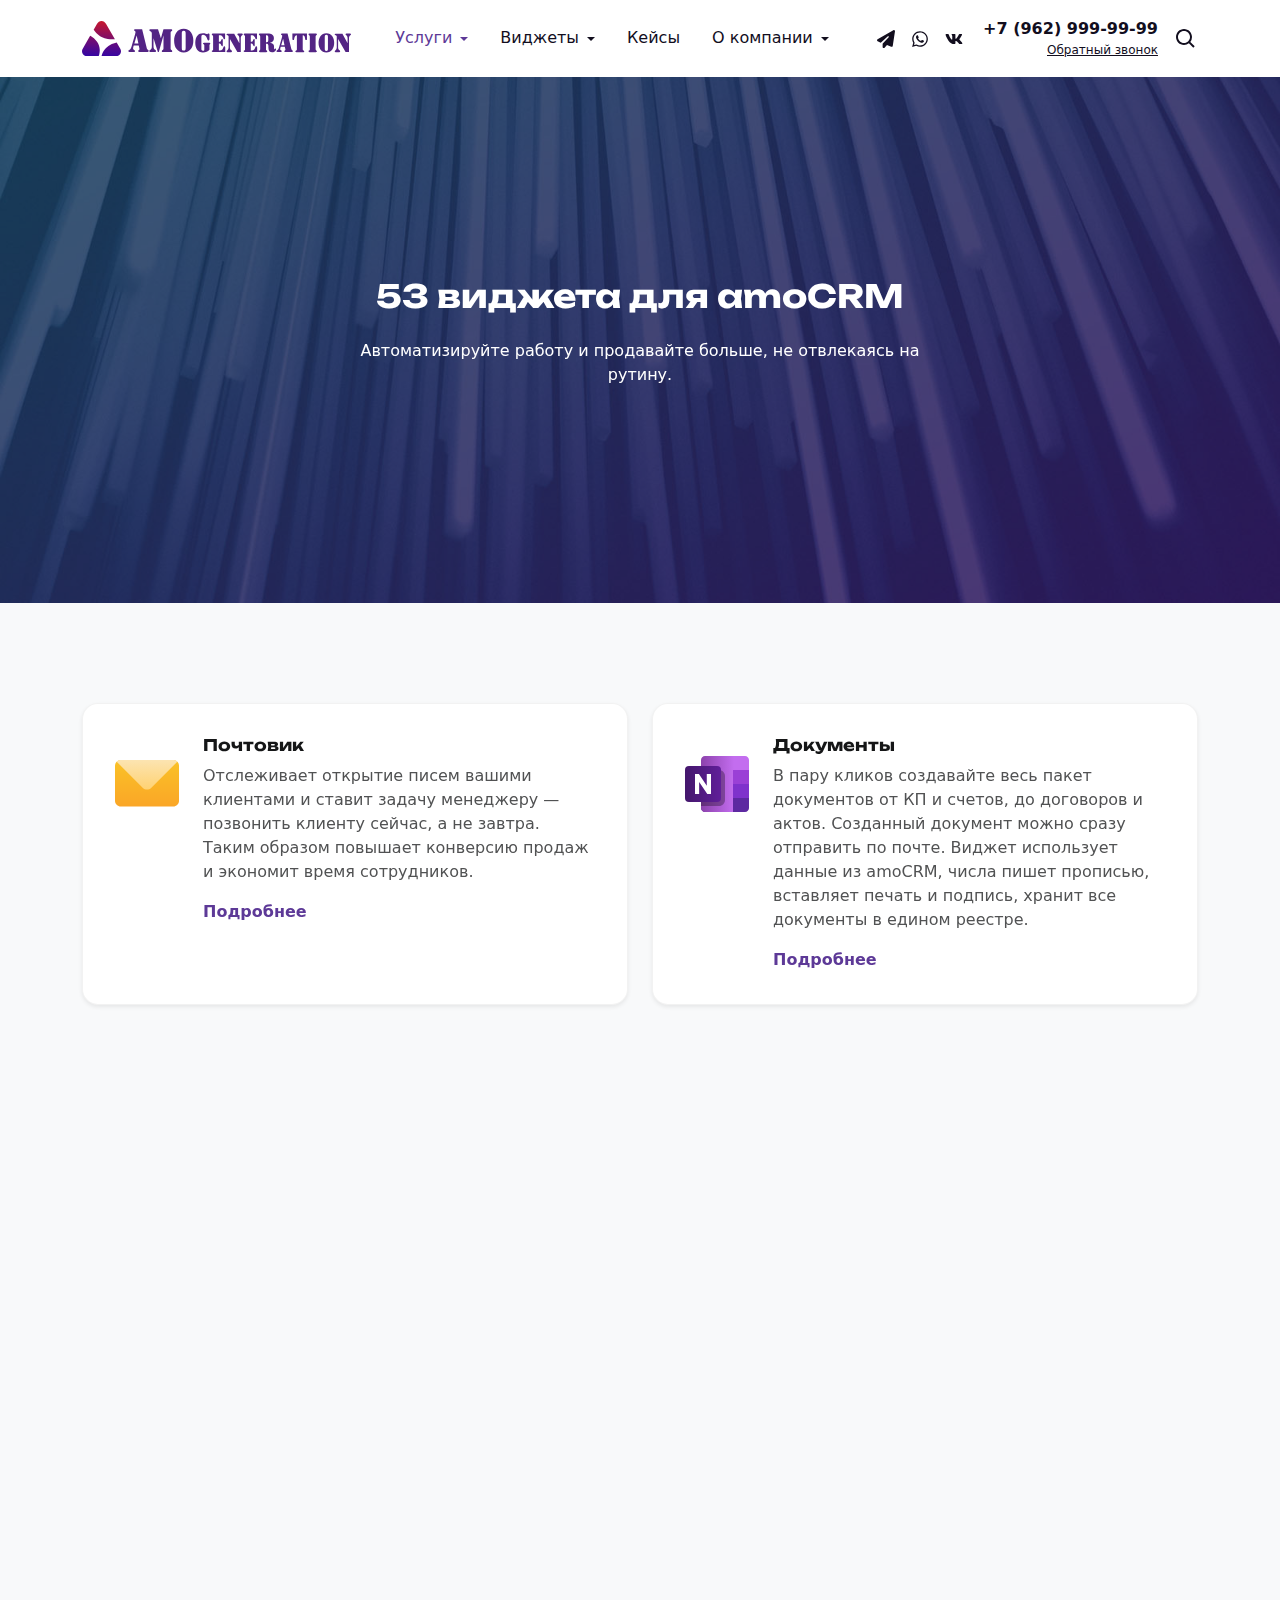
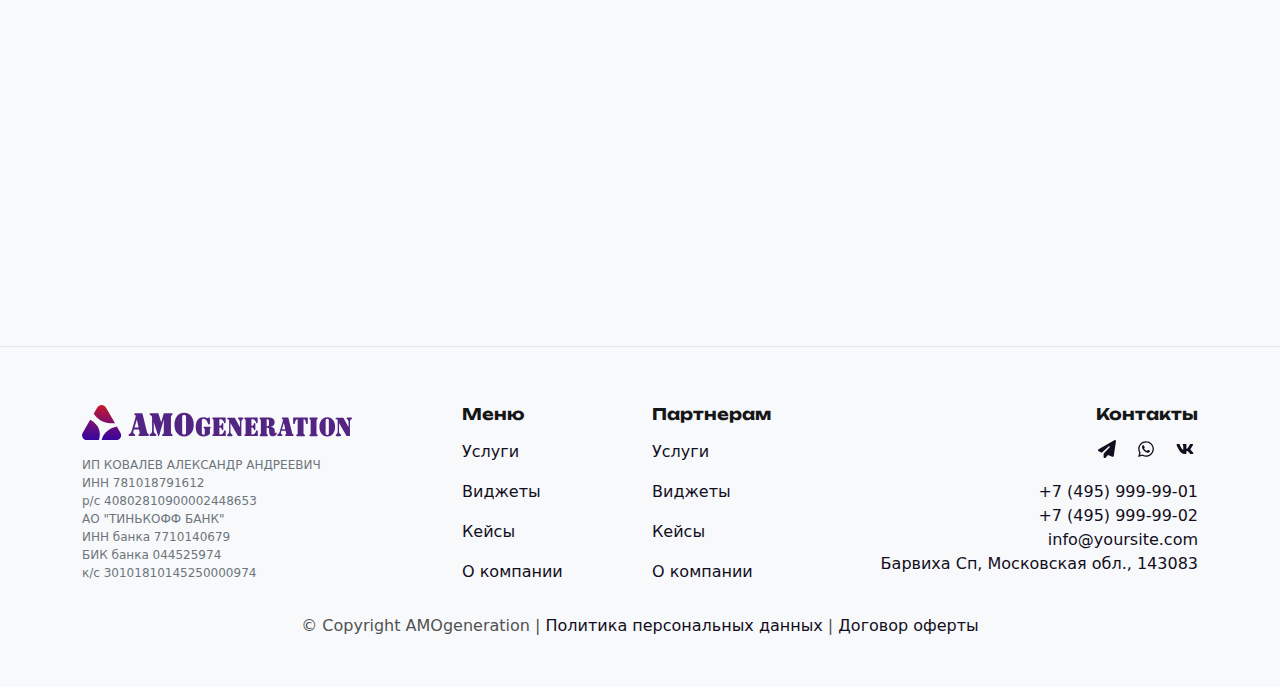
<file: archive-widgets.html>
﻿<!DOCTYPE html>
<html lang="ru-RU">

<head>
    <!-- Meta -->
    <meta charset="utf-8">
    <meta http-equiv="X-UA-Compatible" content="IE=edge">
    <meta name="viewport" content="width=device-width, initial-scale=1, shrink-to-fit=no">
    <meta name="description" content="AMOgeneration">

    <!-- Favicon -->
    <link rel="icon" href="favicon.png">

    <title>Archive widgets - AMOgeneration</title>

    <link rel="stylesheet" href="css/bootstrap.min.css">
    <link rel="stylesheet" href="css/swiper-bundle.min.css">
    <link rel="stylesheet" href="css/fancybox.css">
    <link rel="stylesheet" href="css/aos.css">
    <link rel="stylesheet" href="css/style.css">
</head>

<body>

    <!-- Меню -->
    <header class="header header-fixed sticky-top bg-white py-2 py-lg-0">
        <nav class="navbar navbar-expand-lg">
            <div class="container">

                <a class="navbar-brand" href="#">
                    <img src="img/logo.svg" alt="">
                </a>

                <div class="d-block d-lg-none">
                    <ul class="list-inline mb-0 d-flex align-items-center">
                        <li class="list-inline-item">
                            <a class="nav-link icon-hover-toggler collapsed" href="#searchForm" data-bs-toggle="collapse" aria-controls="searchForm" aria-expanded="false">
                                <svg class="icon-show" xmlns="http://www.w3.org/2000/svg" viewBox="0 0 24 24" width="24" height="24" fill="#120e1e"><path d="M10 18a7.952 7.952 0 0 0 4.897-1.688l4.396 4.396 1.414-1.414-4.396-4.396A7.952 7.952 0 0 0 18 10c0-4.411-3.589-8-8-8s-8 3.589-8 8 3.589 8 8 8zm0-14c3.309 0 6 2.691 6 6s-2.691 6-6 6-6-2.691-6-6 2.691-6 6-6z"></path></svg>
                                <svg class="icon-hide" xmlns="http://www.w3.org/2000/svg" viewBox="0 0 24 24" width="24" height="24" fill="#120e1e"><path d="M10 2c-4.411 0-8 3.589-8 8s3.589 8 8 8a7.952 7.952 0 0 0 4.897-1.688l4.396 4.396 1.414-1.414-4.396-4.396A7.952 7.952 0 0 0 18 10c0-4.411-3.589-8-8-8z"></path></svg>
                            </a>
                        </li>
                        <li class="list-inline-item">
                            <button type="button" class="navbar-toggler collapsed" data-bs-toggle="collapse" data-bs-target="#navbarNav" aria-controls="navbarNav" aria-expanded="false" aria-label="Toggle navigation">
                                <div></div>
                                <div></div>
                                <div></div>
                            </button>
                        </li>
                    </ul>
                </div>

                <div class="collapse navbar-collapse" id="navbarNav">
                    
                    <div class="mt-3 mt-lg-0 mx-auto">
                        <ul class="navbar-nav">
                            <li class="nav-item dropdown">
                                <!-- Пример активного пункта меню первого уровня -->
                                <a class="nav-link active dropdown-toggle" href="#" data-bs-toggle="dropdown" aria-expanded="false">Услуги</a>
                                <div class="dropdown-menu">
                                    <!-- Пример активного пункта меню второго уровня -->
                                    <a class="dropdown-item active" href="#">Внедрение amoCRM</a>
                                    <a class="dropdown-item" href="#">Лицензии amoCRM</a>
                                    <a class="dropdown-item" href="#">Аудит amoCRM</a>
                                    <a class="dropdown-item" href="#">Техническая поддержка</a>
                                </div>
                            </li>
                            <li class="nav-item dropdown">
                                <a class="nav-link dropdown-toggle" href="#" data-bs-toggle="dropdown" aria-expanded="false">Виджеты</a>
                                <div class="dropdown-menu">
                                    <a class="dropdown-item" href="#">Распределение по менеджерам</a>
                                    <a class="dropdown-item" href="#">Формирование документов</a>
                                    <a class="dropdown-item" href="#">Прочее</a>
                                </div>
                            </li>
                            <li class="nav-item">
                                <a class="nav-link" href="#">Кейсы</a>
                            </li>
                            <li class="nav-item dropdown">
                                <a class="nav-link dropdown-toggle" href="#" data-bs-toggle="dropdown" aria-expanded="false">О компании</a>
                                <div class="dropdown-menu">
                                    <a class="dropdown-item" href="#">Команда AMOgenreation</a>
                                    <a class="dropdown-item" href="#">Контакты</a>
                                    <a class="dropdown-item" href="#">Вакансии</a>
                                    <a class="dropdown-item" href="#">Новости</a>
                                    <a class="dropdown-item" href="#">Материалы</a>
                                </div>
                            </li>
                        </ul>
                    </div>

                    <div class="mt-3 mt-lg-0 ms-lg-3">
                        <ul class="list-inline mb-0 d-flex align-items-center">
                            <li class="list-inline-item">
                                <a href="#" class="nav-link p-1" target="_blank" rel="nofollow">
                                    <svg xmlns="http://www.w3.org/2000/svg" viewBox="0 0 512 512" width="18" height="18" fill="#120e1e"><path d="M498.1 5.6c10.1 7 15.4 19.1 13.5 31.2l-64 416c-1.5 9.7-7.4 18.2-16 23s-18.9 5.4-28 1.6L284 427.7l-68.5 74.1c-8.9 9.7-22.9 12.9-35.2 8.1S160 493.2 160 480V396.4c0-4 1.5-7.8 4.2-10.7L331.8 202.8c5.8-6.3 5.6-16-.4-22s-15.7-6.4-22-.7L106 360.8 17.7 316.6C7.1 311.3 .3 300.7 0 288.9s5.9-22.8 16.1-28.7l448-256c10.7-6.1 23.9-5.5 34 1.4z"/></svg>
                                </a>
                            </li>
                            <li class="list-inline-item">
                                <a href="#" class="nav-link p-1" target="_blank" rel="nofollow">
                                    <svg xmlns="http://www.w3.org/2000/svg" viewBox="0 0 448 512" width="18" height="18" fill="#120e1e"><path d="M380.9 97.1C339 55.1 283.2 32 223.9 32c-122.4 0-222 99.6-222 222 0 39.1 10.2 77.3 29.6 111L0 480l117.7-30.9c32.4 17.7 68.9 27 106.1 27h.1c122.3 0 224.1-99.6 224.1-222 0-59.3-25.2-115-67.1-157zm-157 341.6c-33.2 0-65.7-8.9-94-25.7l-6.7-4-69.8 18.3L72 359.2l-4.4-7c-18.5-29.4-28.2-63.3-28.2-98.2 0-101.7 82.8-184.5 184.6-184.5 49.3 0 95.6 19.2 130.4 54.1 34.8 34.9 56.2 81.2 56.1 130.5 0 101.8-84.9 184.6-186.6 184.6zm101.2-138.2c-5.5-2.8-32.8-16.2-37.9-18-5.1-1.9-8.8-2.8-12.5 2.8-3.7 5.6-14.3 18-17.6 21.8-3.2 3.7-6.5 4.2-12 1.4-32.6-16.3-54-29.1-75.5-66-5.7-9.8 5.7-9.1 16.3-30.3 1.8-3.7.9-6.9-.5-9.7-1.4-2.8-12.5-30.1-17.1-41.2-4.5-10.8-9.1-9.3-12.5-9.5-3.2-.2-6.9-.2-10.6-.2-3.7 0-9.7 1.4-14.8 6.9-5.1 5.6-19.4 19-19.4 46.3 0 27.3 19.9 53.7 22.6 57.4 2.8 3.7 39.1 59.7 94.8 83.8 35.2 15.2 49 16.5 66.6 13.9 10.7-1.6 32.8-13.4 37.4-26.4 4.6-13 4.6-24.1 3.2-26.4-1.3-2.5-5-3.9-10.5-6.6z"/></svg>
                                </a>
                            </li>
                            <li class="list-inline-item">
                                <a href="#" class="nav-link p-1" target="_blank" rel="nofollow">
                                    <svg xmlns="http://www.w3.org/2000/svg" viewBox="0 0 576 512" width="18" height="18" fill="#120e1e"><path d="M545 117.7c3.7-12.5 0-21.7-17.8-21.7h-58.9c-15 0-21.9 7.9-25.6 16.7 0 0-30 73.1-72.4 120.5-13.7 13.7-20 18.1-27.5 18.1-3.7 0-9.4-4.4-9.4-16.9V117.7c0-15-4.2-21.7-16.6-21.7h-92.6c-9.4 0-15 7-15 13.5 0 14.2 21.2 17.5 23.4 57.5v86.8c0 19-3.4 22.5-10.9 22.5-20 0-68.6-73.4-97.4-157.4-5.8-16.3-11.5-22.9-26.6-22.9H38.8c-16.8 0-20.2 7.9-20.2 16.7 0 15.6 20 93.1 93.1 195.5C160.4 378.1 229 416 291.4 416c37.5 0 42.1-8.4 42.1-22.9 0-66.8-3.4-73.1 15.4-73.1 8.7 0 23.7 4.4 58.7 38.1 40 40 46.6 57.9 69 57.9h58.9c16.8 0 25.3-8.4 20.4-25-11.2-34.9-86.9-106.7-90.3-111.5-8.7-11.2-6.2-16.2 0-26.2.1-.1 72-101.3 79.4-135.6z"/></svg>
                                </a>
                            </li>
                        </ul>
                    </div>

                    <div class="mt-3 mt-lg-0 ms-lg-3">
                        <ul class="list-inline mb-0 d-flex align-items-center">
                            <li class="list-inline-item">
                                <div class="d-flex flex-column align-items-start align-items-lg-end">
                                    <a href="tel:+79629999999" class="text-nowrap fw-700">+7 (962) 999-99-99</a>
                                    <a href="#mainForm" class="text-decoration-underline fs-12" data-bs-toggle="modal" data-bs-target="#mainForm">Обратный звонок</a>
                                </div>
                            </li>
                        </ul>
                    </div>

                    <div class="d-none d-lg-block ms-lg-3">
                        <ul class="list-inline mb-0 d-flex align-items-center">
                            <li class="list-inline-item">
                                <a class="nav-link icon-hover-toggler collapsed" href="#searchForm" data-bs-toggle="collapse" aria-controls="searchForm" aria-expanded="false">
                                    <svg class="icon-show" xmlns="http://www.w3.org/2000/svg" viewBox="0 0 24 24" width="24" height="24" fill="#120e1e"><path d="M10 18a7.952 7.952 0 0 0 4.897-1.688l4.396 4.396 1.414-1.414-4.396-4.396A7.952 7.952 0 0 0 18 10c0-4.411-3.589-8-8-8s-8 3.589-8 8 3.589 8 8 8zm0-14c3.309 0 6 2.691 6 6s-2.691 6-6 6-6-2.691-6-6 2.691-6 6-6z"></path></svg>
                                    <svg class="icon-hide" xmlns="http://www.w3.org/2000/svg" viewBox="0 0 24 24" width="24" height="24" fill="#120e1e"><path d="M10 2c-4.411 0-8 3.589-8 8s3.589 8 8 8a7.952 7.952 0 0 0 4.897-1.688l4.396 4.396 1.414-1.414-4.396-4.396A7.952 7.952 0 0 0 18 10c0-4.411-3.589-8-8-8z"></path></svg>
                                </a>
                            </li>
                        </ul>
                    </div>
                    
                </div>

            </div>
        </nav>
        <!-- Форма поиска -->
        <div class="collapse" id="searchForm">
            <div class="container">
                <form class="search-form py-3" action="#">
                    <div class="input-group">
                        <input type="text" class="form-control pe-5" placeholder="Поиск по сайту">
                        <button type="submit" class="btn position-absolute top-50 end-0 translate-middle-y z-index-5 p-0 px-3">
                            <svg xmlns="http://www.w3.org/2000/svg" viewBox="0 0 24 24" width="24" height="24" fill="#120e1e"><path d="M10 18a7.952 7.952 0 0 0 4.897-1.688l4.396 4.396 1.414-1.414-4.396-4.396A7.952 7.952 0 0 0 18 10c0-4.411-3.589-8-8-8s-8 3.589-8 8 3.589 8 8 8zm0-14c3.309 0 6 2.691 6 6s-2.691 6-6 6-6-2.691-6-6 2.691-6 6-6z"></path></svg>
                        </button>
                    </div>
                </form>
            </div>
        </div>
    </header>

    <main class="main bg-light">

        <!-- Секция: «Главный экран B» -->
        <!-- Должна быть возможность указать свои классы для секции -->
        <!-- Должна быть возможность указать свой id для секции -->
        <!-- Должна быть возможность вкл/выкл секцию -->
        <!-- Возможность добавлять свою картинку на фон -->
        <section class="section-hero-b section lg position-relative bg-dark bg-img" id="" style="background-image: url(img/bg-img5.jpg)">
            <div class="overlay-dark"></div>
            <div class="container">
                <div class="container-hero position-relative text-center z-index-2">
                    <div class="d-flex flex-column flex-lg-row align-items-center" data-aos="fade-up" data-aos-delay="100">
                        <h1 class="page-title text-white">53 виджета для amoCRM</h1>
                    </div>
                    <div class="text-white mx-auto mt-3" style="max-width: 600px;" data-aos="fade-up" data-aos-delay="200">
                        <p>Автоматизируйте работу и продавайте больше, не отвлекаясь на рутину.</p>
                    </div>
                </div>
            </div>
            <!-- Возможность добавлять свою картинку -->
            <!-- <img class="img-overlay-bottom z-index-1" src="img/angles.svg" alt=""> -->
            <!-- Закомментил картинку просто для того чтобы в вёрстке не отображать -->
        </section>

        <!-- Секция: «Архив портфолио» -->
        <!-- Должна быть возможность указать свои классы для секции -->
        <!-- Должна быть возможность указать свой id для секции -->
        <!-- Должна быть возможность вкл/выкл секцию -->
        <section class="section-archive-widgets section lg bg-light" id="">
            <div class="container">

                <!-- Отображаем 8 штук -->
                <div class="row g-4 row-cols-1 row-cols-md-1 row-cols-lg-2">

                    <!-- Item -->
                    <div class="col" data-aos="fade-up">
                        <div class="card card-widget overflow-hidden rounded-4 shadow-sm h-shadow h-100 p-3">
                            <div class="card-body">
                                <div class="d-flex align-items-start">
                                    <img class="flex-shrink-1 mt-3" src="img/widgets/mail-svgrepo-com.svg" alt="" width="64" height="64">
                                    <div class="ms-4">
                                        <h3 class="h6">Почтовик</h3>
                                        <p>Отслеживает открытие писем вашими клиентами и ставит задачу менеджеру — позвонить клиенту сейчас, а не завтра. Таким образом повышает конверсию продаж и экономит время сотрудников.</p>
                                        <!-- Должна быть возможность указывать свой анкор (будет вести на виджет в amo) -->
                                        <a class="stretched-link fw-700" href="#">Подробнее</a>
                                    </div>
                                </div>
                            </div>
                        </div>
                    </div>
                    <!-- Item -->
                    <div class="col" data-aos="fade-up">
                        <div class="card card-widget overflow-hidden rounded-4 shadow-sm h-shadow h-100 p-3">
                            <div class="card-body">
                                <div class="d-flex align-items-start">
                                    <img class="flex-shrink-1 mt-3" src="img/widgets/ms-onenote-svgrepo-com.svg" alt="" width="64" height="64">
                                    <div class="ms-4">
                                        <h3 class="h6">Документы</h3>
                                        <p>В пару кликов создавайте весь пакет документов от КП и счетов, до договоров и актов. Созданный документ можно сразу отправить по почте. Виджет использует данные из amoCRM, числа пишет прописью, вставляет печать и подпись, хранит все документы в едином реестре.</p>
                                        <!-- Должна быть возможность указывать свой анкор (будет вести на виджет в amo) -->
                                        <a class="stretched-link fw-700" href="#">Подробнее</a>
                                    </div>
                                </div>
                            </div>
                        </div>
                    </div>
                    <!-- Item -->
                    <div class="col" data-aos="fade-up">
                        <div class="card card-widget overflow-hidden rounded-4 shadow-sm h-shadow h-100 p-3">
                            <div class="card-body">
                                <div class="d-flex align-items-start">
                                    <img class="flex-shrink-1 mt-3" src="img/widgets/messages-svgrepo-com.svg" alt="" width="64" height="64">
                                    <div class="ms-4">
                                        <h3 class="h6">Написать в WhatsApp</h3>
                                        <p>Простой и бесплатный способ начать общение с клиентами. Пишите в WhatsApp в один клик через веб-версию мессенджера.</p>
                                        <!-- Должна быть возможность указывать свой анкор (будет вести на виджет в amo) -->
                                        <a class="stretched-link fw-700" href="#">Подробнее</a>
                                    </div>
                                </div>
                            </div>
                        </div>
                    </div>
                    <!-- Item -->
                    <div class="col" data-aos="fade-up">
                        <div class="card card-widget overflow-hidden rounded-4 shadow-sm h-shadow h-100 p-3">
                            <div class="card-body">
                                <div class="d-flex align-items-start">
                                    <img class="flex-shrink-1 mt-3" src="img/widgets/location-marker-svgrepo-com.svg" alt="" width="64" height="64">
                                    <div class="ms-4">
                                        <h3 class="h6">Мультикомпании</h3>
                                        <p>Виджет позволит крепить несколько компаний в одну. Полезно в том случае, если вы ведете работу с компанией у которой несколько юридических лиц.</p>
                                        <!-- Должна быть возможность указывать свой анкор (будет вести на виджет в amo) -->
                                        <a class="stretched-link fw-700" href="#">Подробнее</a>
                                    </div>
                                </div>
                            </div>
                        </div>
                    </div>
                    <!-- Item -->
                    <div class="col" data-aos="fade-up">
                        <div class="card card-widget overflow-hidden rounded-4 shadow-sm h-shadow h-100 p-3">
                            <div class="card-body">
                                <div class="d-flex align-items-start">
                                    <img class="flex-shrink-1 mt-3" src="img/widgets/like-svgrepo-com.svg" alt="" width="64" height="64">
                                    <div class="ms-4">
                                        <h3 class="h6">Чек-листы</h3>
                                        <p>Виджет для создания чек-листов и регламентов в amoCRM. Увеличьте эффективность работы сотрудников.</p>
                                        <!-- Должна быть возможность указывать свой анкор (будет вести на виджет в amo) -->
                                        <a class="stretched-link fw-700" href="#">Подробнее</a>
                                    </div>
                                </div>
                            </div>
                        </div>
                    </div>
                    <!-- Item -->
                    <div class="col" data-aos="fade-up">
                        <div class="card card-widget overflow-hidden rounded-4 shadow-sm h-shadow h-100 p-3">
                            <div class="card-body">
                                <div class="d-flex align-items-start">
                                    <img class="flex-shrink-1 mt-3" src="img/widgets/paper-rocket-svgrepo-com.svg" alt="" width="64" height="64">
                                    <div class="ms-4">
                                        <h3 class="h6">СМС шлюз</h3>
                                        <p>Отправляет СМС сообщения, используя один из 11-ти СМС агрегаторов.</p>
                                        <!-- Должна быть возможность указывать свой анкор (будет вести на виджет в amo) -->
                                        <a class="stretched-link fw-700" href="#">Подробнее</a>
                                    </div>
                                </div>
                            </div>
                        </div>
                    </div>
                    <!-- Item -->
                    <div class="col" data-aos="fade-up">
                        <div class="card card-widget overflow-hidden rounded-4 shadow-sm h-shadow h-100 p-3">
                            <div class="card-body">
                                <div class="d-flex align-items-start">
                                    <img class="flex-shrink-1 mt-3" src="img/widgets/location-marker-svgrepo-com.svg" alt="" width="64" height="64">
                                    <div class="ms-4">
                                        <h3 class="h6">Мультикомпании</h3>
                                        <p>Виджет позволит крепить несколько компаний в одну. Полезно в том случае, если вы ведете работу с компанией у которой несколько юридических лиц.</p>
                                        <!-- Должна быть возможность указывать свой анкор (будет вести на виджет в amo) -->
                                        <a class="stretched-link fw-700" href="#">Подробнее</a>
                                    </div>
                                </div>
                            </div>
                        </div>
                    </div>
                    <!-- Item -->
                    <div class="col" data-aos="fade-up">
                        <div class="card card-widget overflow-hidden rounded-4 shadow-sm h-shadow h-100 p-3">
                            <div class="card-body">
                                <div class="d-flex align-items-start">
                                    <img class="flex-shrink-1 mt-3" src="img/widgets/folder-svgrepo-com.svg" alt="" width="64" height="64">
                                    <div class="ms-4">
                                        <h3 class="h6">Копирование сделок</h3>
                                        <p>Виджет позволяет создать новую сделку из текущей с сохранением истории предыдущей сделки. Копирование происходит вручную или автоматически.</p>
                                        <!-- Должна быть возможность указывать свой анкор (будет вести на виджет в amo) -->
                                        <a class="stretched-link fw-700" href="#">Подробнее</a>
                                    </div>
                                </div>
                            </div>
                        </div>
                    </div>  

                </div>

                <div class="text-center mt-5" data-aos="fade-up">
                    <button type="button" class="btn btn-primary">Показать еще</button>
                </div>

            </div>
        </section>

    </main>

    <!-- Футер -->
    <footer class="footer bg-light">
        <div class="container">
            <div class="py-2">
                <div class="row g-4">

                    <div class="col-lg-4 text-center text-lg-start">
                        <img class="d-inline-block" src="img/logo.svg" alt="" style="width: 270px;">
                        <div class="text-secondary fs-12 mt-3 d-none d-lg-block">
                            <p>ИП КОВАЛЕВ АЛЕКСАНДР АНДРЕЕВИЧ <br>ИНН 781018791612 <br>р/с 40802810900002448653 <br>АО "ТИНЬКОФФ БАНК" <br> ИНН банка 7710140679 <br> БИК банка 044525974 <br>к/с 30101810145250000974</p>
                        </div>
                    </div>
    
                    <div class="col-lg-4 text-center text-lg-start">
                        <div class="row g-4 row-cols-1 row-cols-md-1 row-cols-lg-2">
                            <div class="col">
                                <p class="h6">Меню</p>
                                <ul class="nav flex-column">
                                    <li class="nav-item"><a href="#" class="nav-link">Услуги</a></li>
                                    <li class="nav-item"><a href="#" class="nav-link">Виджеты</a></li>
                                    <li class="nav-item"><a href="#" class="nav-link">Кейсы</a></li>
                                    <li class="nav-item"><a href="#" class="nav-link">О компании</a></li>
                                </ul>
                            </div>
                            <div class="col">
                                <p class="h6">Партнерам</p>
                                <ul class="nav flex-column">
                                    <li class="nav-item"><a href="#" class="nav-link">Услуги</a></li>
                                    <li class="nav-item"><a href="#" class="nav-link">Виджеты</a></li>
                                    <li class="nav-item"><a href="#" class="nav-link">Кейсы</a></li>
                                    <li class="nav-item"><a href="#" class="nav-link">О компании</a></li>
                                </ul>
                            </div>
                        </div>
                    </div>
    
                    <div class="col-lg-4 text-center text-lg-end">
                        <p class="h6">Контакты</p>
                        <ul class="list-inline">
                            <li class="list-inline-item">
                                <a href="#" class="nav-link p-1" target="_blank" rel="nofollow">
                                    <svg xmlns="http://www.w3.org/2000/svg" viewBox="0 0 512 512" width="18" height="18" fill="#120e1e"><path d="M498.1 5.6c10.1 7 15.4 19.1 13.5 31.2l-64 416c-1.5 9.7-7.4 18.2-16 23s-18.9 5.4-28 1.6L284 427.7l-68.5 74.1c-8.9 9.7-22.9 12.9-35.2 8.1S160 493.2 160 480V396.4c0-4 1.5-7.8 4.2-10.7L331.8 202.8c5.8-6.3 5.6-16-.4-22s-15.7-6.4-22-.7L106 360.8 17.7 316.6C7.1 311.3 .3 300.7 0 288.9s5.9-22.8 16.1-28.7l448-256c10.7-6.1 23.9-5.5 34 1.4z"/></svg>
                                </a>
                            </li>
                            <li class="list-inline-item">
                                <a href="#" class="nav-link p-1" target="_blank" rel="nofollow">
                                    <svg xmlns="http://www.w3.org/2000/svg" viewBox="0 0 448 512" width="18" height="18" fill="#120e1e"><path d="M380.9 97.1C339 55.1 283.2 32 223.9 32c-122.4 0-222 99.6-222 222 0 39.1 10.2 77.3 29.6 111L0 480l117.7-30.9c32.4 17.7 68.9 27 106.1 27h.1c122.3 0 224.1-99.6 224.1-222 0-59.3-25.2-115-67.1-157zm-157 341.6c-33.2 0-65.7-8.9-94-25.7l-6.7-4-69.8 18.3L72 359.2l-4.4-7c-18.5-29.4-28.2-63.3-28.2-98.2 0-101.7 82.8-184.5 184.6-184.5 49.3 0 95.6 19.2 130.4 54.1 34.8 34.9 56.2 81.2 56.1 130.5 0 101.8-84.9 184.6-186.6 184.6zm101.2-138.2c-5.5-2.8-32.8-16.2-37.9-18-5.1-1.9-8.8-2.8-12.5 2.8-3.7 5.6-14.3 18-17.6 21.8-3.2 3.7-6.5 4.2-12 1.4-32.6-16.3-54-29.1-75.5-66-5.7-9.8 5.7-9.1 16.3-30.3 1.8-3.7.9-6.9-.5-9.7-1.4-2.8-12.5-30.1-17.1-41.2-4.5-10.8-9.1-9.3-12.5-9.5-3.2-.2-6.9-.2-10.6-.2-3.7 0-9.7 1.4-14.8 6.9-5.1 5.6-19.4 19-19.4 46.3 0 27.3 19.9 53.7 22.6 57.4 2.8 3.7 39.1 59.7 94.8 83.8 35.2 15.2 49 16.5 66.6 13.9 10.7-1.6 32.8-13.4 37.4-26.4 4.6-13 4.6-24.1 3.2-26.4-1.3-2.5-5-3.9-10.5-6.6z"/></svg>
                                </a>
                            </li>
                            <li class="list-inline-item">
                                <a href="#" class="nav-link p-1" target="_blank" rel="nofollow">
                                    <svg xmlns="http://www.w3.org/2000/svg" viewBox="0 0 576 512" width="18" height="18" fill="#120e1e"><path d="M545 117.7c3.7-12.5 0-21.7-17.8-21.7h-58.9c-15 0-21.9 7.9-25.6 16.7 0 0-30 73.1-72.4 120.5-13.7 13.7-20 18.1-27.5 18.1-3.7 0-9.4-4.4-9.4-16.9V117.7c0-15-4.2-21.7-16.6-21.7h-92.6c-9.4 0-15 7-15 13.5 0 14.2 21.2 17.5 23.4 57.5v86.8c0 19-3.4 22.5-10.9 22.5-20 0-68.6-73.4-97.4-157.4-5.8-16.3-11.5-22.9-26.6-22.9H38.8c-16.8 0-20.2 7.9-20.2 16.7 0 15.6 20 93.1 93.1 195.5C160.4 378.1 229 416 291.4 416c37.5 0 42.1-8.4 42.1-22.9 0-66.8-3.4-73.1 15.4-73.1 8.7 0 23.7 4.4 58.7 38.1 40 40 46.6 57.9 69 57.9h58.9c16.8 0 25.3-8.4 20.4-25-11.2-34.9-86.9-106.7-90.3-111.5-8.7-11.2-6.2-16.2 0-26.2.1-.1 72-101.3 79.4-135.6z"/></svg>
                                </a>
                            </li>
                        </ul>
                        <ul class="list-unstyled">
                            <li>
                                <a href="tel:+74959999902">+7 (495) 999-99-01</a>
                            </li>
                            <li>
                                <a href="tel:+74959999902">+7 (495) 999-99-02</a>
                            </li>
                            <li>
                                <a href="mailto:info@yoursite.com">info@yoursite.com</a>
                            </li>
                            <li>
                                <a href="#">Барвиха Сп, Московская обл., 143083</a>
                            </li>
                        </ul>
                    </div>

                    <div class="col-12 text-center text-lg-start d-lg-none">
                        <div class="text-secondary fs-12 mt-3">
                            <p>ИП КОВАЛЕВ АЛЕКСАНДР АНДРЕЕВИЧ <br>ИНН 781018791612 <br>р/с 40802810900002448653 <br>АО "ТИНЬКОФФ БАНК" <br> ИНН банка 7710140679 <br> БИК банка 044525974 <br>к/с 30101810145250000974</p>
                        </div>
                    </div>

                </div>
            </div>

            <div class="py-2">
                <div class="row justify-content-center">
                    <div class="col-lg-10 text-center">
                        <p>© Copyright AMOgeneration | <a href="#">Политика персональных данных</a> | <a href="#">Договор оферты</a></p>
                    </div>
                </div>
            </div>
        </div>
    </footer>

    <!-- Кнопка Наверх -->
    <button type="button" class="btn btn-icon btn-scroll-top rounded-circle">
        <svg xmlns="http://www.w3.org/2000/svg" width="18" height="18" viewBox="0 0 512 512" fill="#ffffff"><path d="M233.4 105.4c12.5-12.5 32.8-12.5 45.3 0l192 192c12.5 12.5 12.5 32.8 0 45.3s-32.8 12.5-45.3 0L256 173.3 86.6 342.6c-12.5 12.5-32.8 12.5-45.3 0s-12.5-32.8 0-45.3l192-192z"/></svg>
    </button>

    <!-- Modal Main Form -->
    <div class="modal modal-mainForm fade" id="mainForm" tabindex="-1" aria-hidden="true">
        <div class="modal-dialog modal-dialog-centered modal-md">
            <div class="modal-content">
                <div class="modal-header">
                    <button type="button" class="btn-close" data-bs-dismiss="modal"
                        aria-label="Close"></button>
                </div>
                <div class="modal-body">
                    <div class="text-center">
                        <p class="h4">Закажи интеграцию amoCRM для своего бизнеса</p>
                        <p>Наши менеджеры свяжутся с Вами в ближайшее время</p>
                    </div>
                    <!-- Форма ТОЛЬКО для презентации клиенту, на её месте будет код формы из amoCRM -->
                    <form action="thank-you.html">
                        <div class="mb-4">
                            <label for="fname" class="form-label">Имя</label>
                            <input type="text" id="fname" class="form-control" required="">
                            <div class="invalid-feedback">Пожалуйста, введите ваше имя!</div>
                        </div>
                        <div class="mb-4">
                            <label for="phone" class="form-label">Телефон</label>
                            <input type="text" id="phone" class="form-control" placeholder="+7 (___) ___-__-__">
                        </div>
                        <div class="mb-4">
                            <label for="method" class="form-label">Способ связи</label>
                            <select id="method" class="form-select">
                                <option value="phone">Телефон</option>
                                <option value="wa">What's App</option>
                                <option value="telegram">Telegram</option>
                                <option value="viber">Viber</option>
                            </select>
                        </div>
                        <div class="text-center mt-4">
                            <button type="submit" class="btn btn-primary w-100" data-bs-target="#mainThank"
                                data-bs-toggle="modal">Оставить заявку</button>
                            <p class="text-center text-secondary fs-12 mt-2 mb-0">*Нажимая на кнопку, вы даете согласие на обработку персональных данных и соглашаетесь c политикой конфиденциальности</p>
                        </div>
                    </form>
                </div>
            </div>
        </div>
    </div>

    <!-- JavaScript -->
    <script src="js/bootstrap.bundle.min.js"></script>
    <script src="js/swiper-bundle.min.js"></script>
    <script src="js/fancybox.umd.js"></script>
    <script src="js/aos.js"></script>
    <script src="js/main.js"></script>

</body>

</html>
</file>
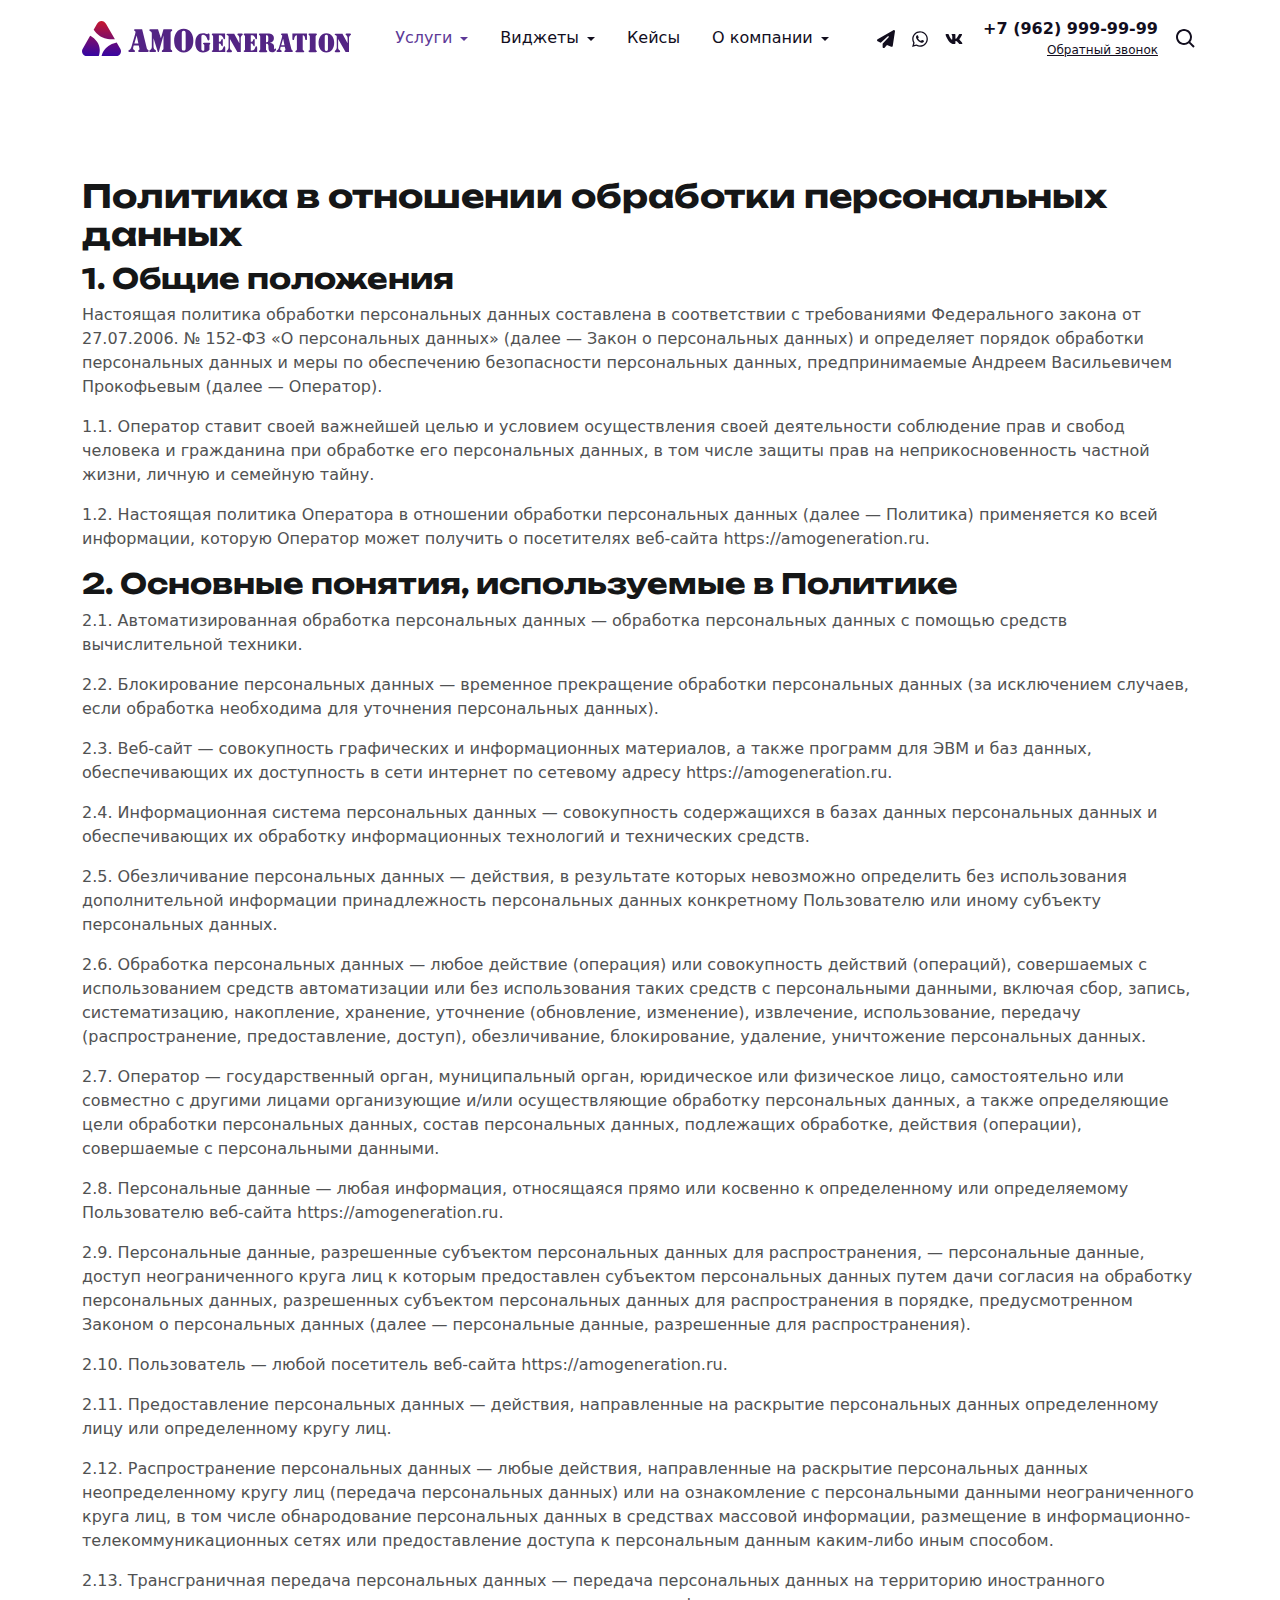
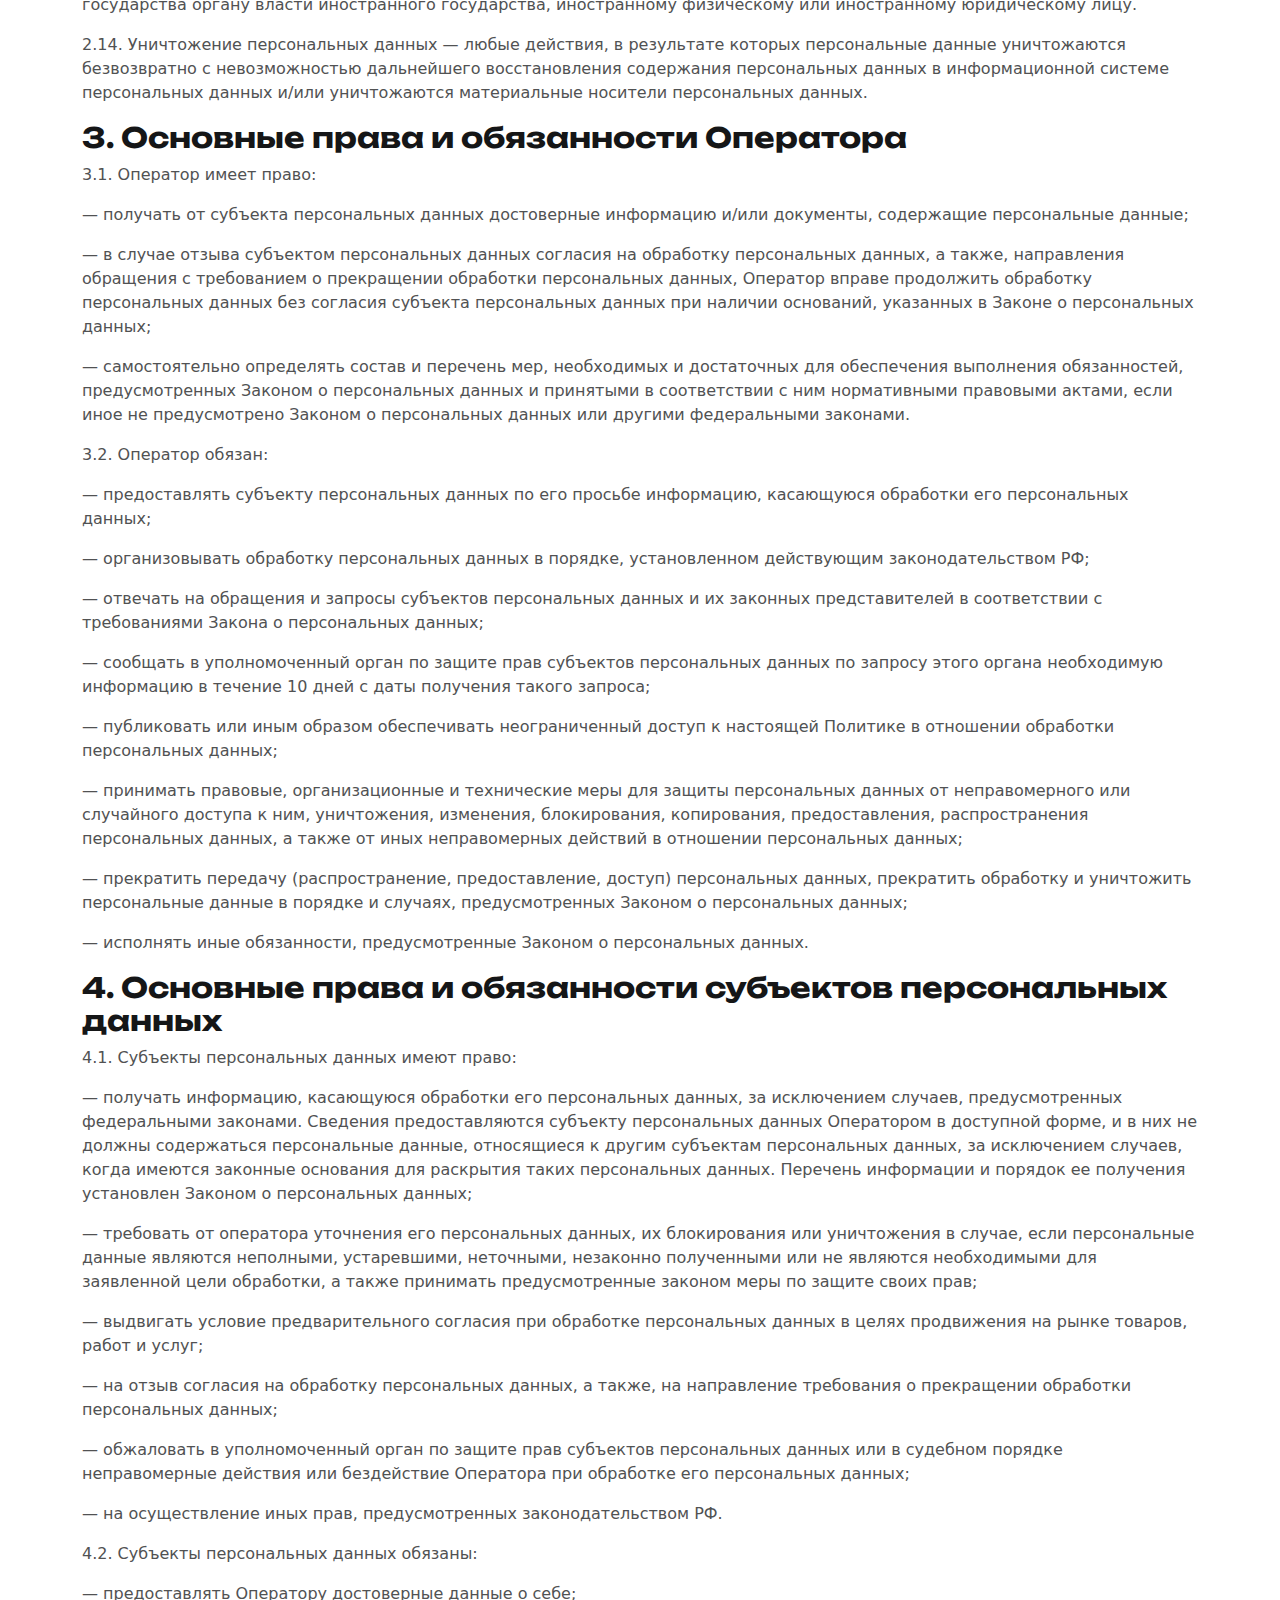
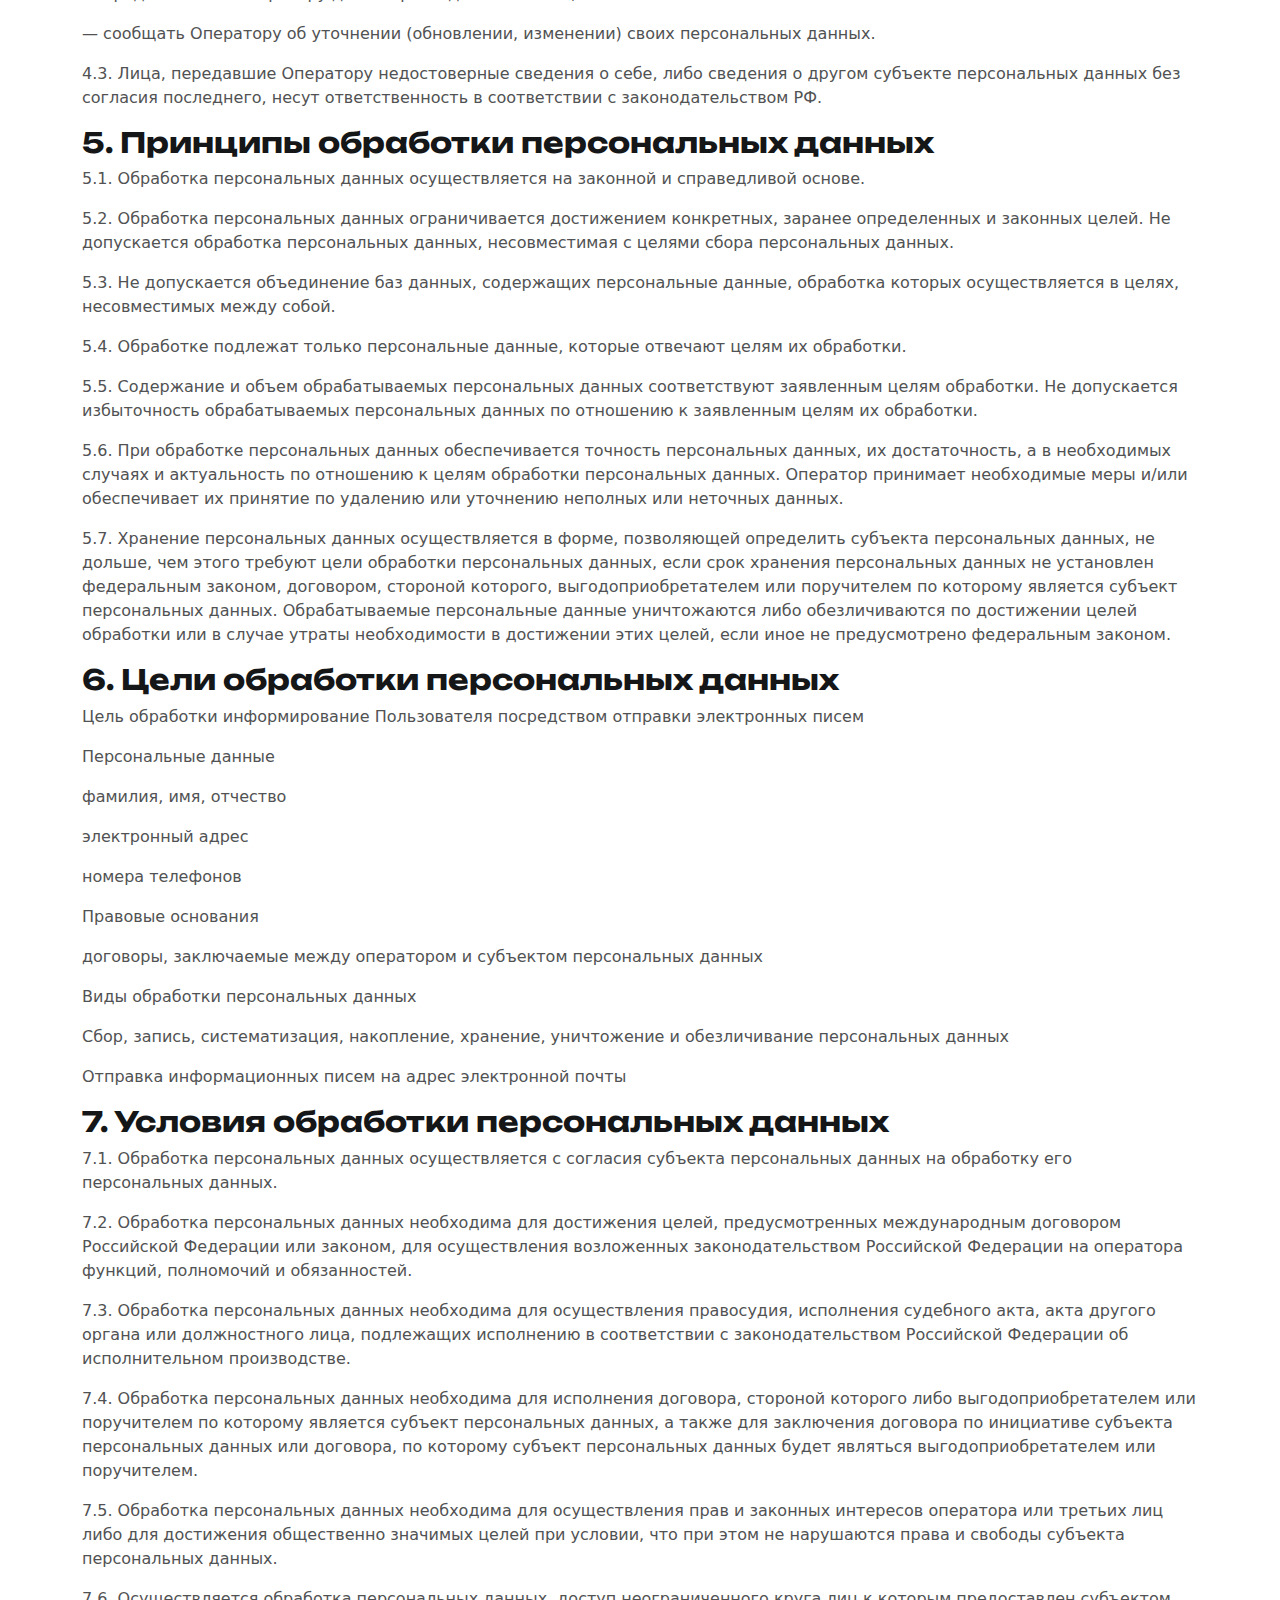
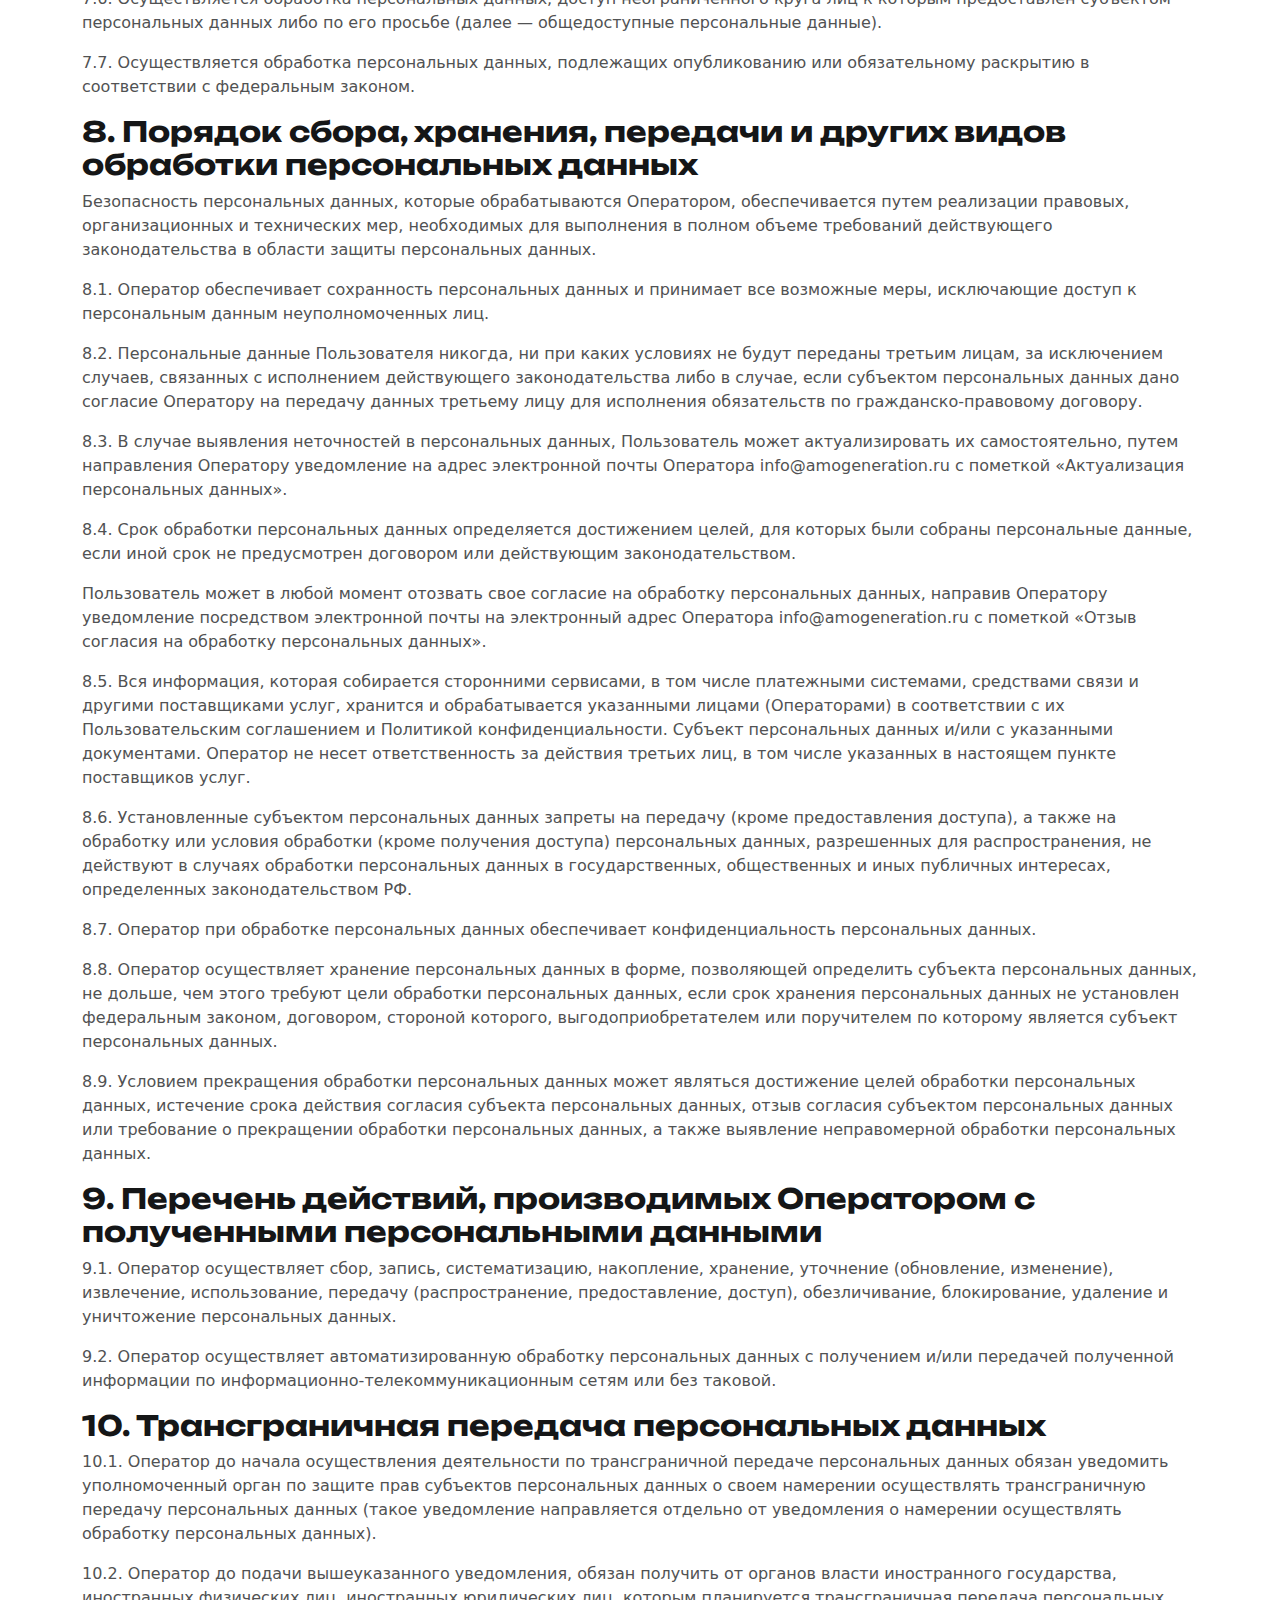
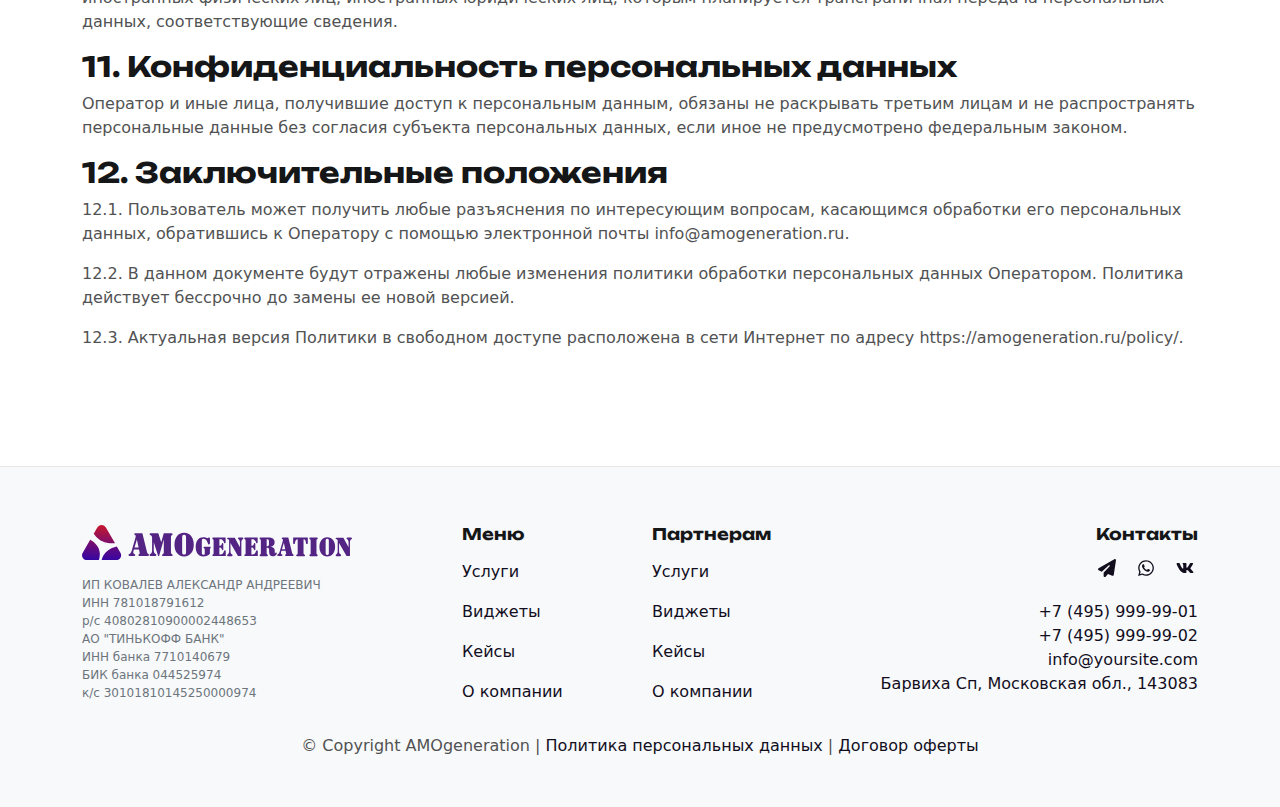
<file: policy.html>
﻿<!DOCTYPE html>
<html lang="ru-RU">

<head>
    <!-- Meta -->
    <meta charset="utf-8">
    <meta http-equiv="X-UA-Compatible" content="IE=edge">
    <meta name="viewport" content="width=device-width, initial-scale=1, shrink-to-fit=no">
    <meta name="description" content="AMOgeneration">

    <!-- Favicon -->
    <link rel="icon" href="favicon.png">

    <title>Policy - AMOgeneration</title>

    <link rel="stylesheet" href="css/bootstrap.min.css">
    <link rel="stylesheet" href="css/swiper-bundle.min.css">
    <link rel="stylesheet" href="css/fancybox.css">
    <link rel="stylesheet" href="css/aos.css">
    <link rel="stylesheet" href="css/style.css">
</head>

<body>

    <!-- Меню -->
    <header class="header header-fixed sticky-top bg-white py-2 py-lg-0">
        <nav class="navbar navbar-expand-lg">
            <div class="container">

                <a class="navbar-brand" href="#">
                    <img src="img/logo.svg" alt="">
                </a>

                <div class="d-block d-lg-none">
                    <ul class="list-inline mb-0 d-flex align-items-center">
                        <li class="list-inline-item">
                            <a class="nav-link icon-hover-toggler collapsed" href="#searchForm" data-bs-toggle="collapse" aria-controls="searchForm" aria-expanded="false">
                                <svg class="icon-show" xmlns="http://www.w3.org/2000/svg" viewBox="0 0 24 24" width="24" height="24" fill="#120e1e"><path d="M10 18a7.952 7.952 0 0 0 4.897-1.688l4.396 4.396 1.414-1.414-4.396-4.396A7.952 7.952 0 0 0 18 10c0-4.411-3.589-8-8-8s-8 3.589-8 8 3.589 8 8 8zm0-14c3.309 0 6 2.691 6 6s-2.691 6-6 6-6-2.691-6-6 2.691-6 6-6z"></path></svg>
                                <svg class="icon-hide" xmlns="http://www.w3.org/2000/svg" viewBox="0 0 24 24" width="24" height="24" fill="#120e1e"><path d="M10 2c-4.411 0-8 3.589-8 8s3.589 8 8 8a7.952 7.952 0 0 0 4.897-1.688l4.396 4.396 1.414-1.414-4.396-4.396A7.952 7.952 0 0 0 18 10c0-4.411-3.589-8-8-8z"></path></svg>
                            </a>
                        </li>
                        <li class="list-inline-item">
                            <button type="button" class="navbar-toggler collapsed" data-bs-toggle="collapse" data-bs-target="#navbarNav" aria-controls="navbarNav" aria-expanded="false" aria-label="Toggle navigation">
                                <div></div>
                                <div></div>
                                <div></div>
                            </button>
                        </li>
                    </ul>
                </div>

                <div class="collapse navbar-collapse" id="navbarNav">
                    
                    <div class="mt-3 mt-lg-0 mx-auto">
                        <ul class="navbar-nav">
                            <li class="nav-item dropdown">
                                <!-- Пример активного пункта меню первого уровня -->
                                <a class="nav-link active dropdown-toggle" href="#" data-bs-toggle="dropdown" aria-expanded="false">Услуги</a>
                                <div class="dropdown-menu">
                                    <!-- Пример активного пункта меню второго уровня -->
                                    <a class="dropdown-item active" href="#">Внедрение amoCRM</a>
                                    <a class="dropdown-item" href="#">Лицензии amoCRM</a>
                                    <a class="dropdown-item" href="#">Аудит amoCRM</a>
                                    <a class="dropdown-item" href="#">Техническая поддержка</a>
                                </div>
                            </li>
                            <li class="nav-item dropdown">
                                <a class="nav-link dropdown-toggle" href="#" data-bs-toggle="dropdown" aria-expanded="false">Виджеты</a>
                                <div class="dropdown-menu">
                                    <a class="dropdown-item" href="#">Распределение по менеджерам</a>
                                    <a class="dropdown-item" href="#">Формирование документов</a>
                                    <a class="dropdown-item" href="#">Прочее</a>
                                </div>
                            </li>
                            <li class="nav-item">
                                <a class="nav-link" href="#">Кейсы</a>
                            </li>
                            <li class="nav-item dropdown">
                                <a class="nav-link dropdown-toggle" href="#" data-bs-toggle="dropdown" aria-expanded="false">О компании</a>
                                <div class="dropdown-menu">
                                    <a class="dropdown-item" href="#">Команда AMOgenreation</a>
                                    <a class="dropdown-item" href="#">Контакты</a>
                                    <a class="dropdown-item" href="#">Вакансии</a>
                                    <a class="dropdown-item" href="#">Новости</a>
                                    <a class="dropdown-item" href="#">Материалы</a>
                                </div>
                            </li>
                        </ul>
                    </div>

                    <div class="mt-3 mt-lg-0 ms-lg-3">
                        <ul class="list-inline mb-0 d-flex align-items-center">
                            <li class="list-inline-item">
                                <a href="#" class="nav-link p-1" target="_blank" rel="nofollow">
                                    <svg xmlns="http://www.w3.org/2000/svg" viewBox="0 0 512 512" width="18" height="18" fill="#120e1e"><path d="M498.1 5.6c10.1 7 15.4 19.1 13.5 31.2l-64 416c-1.5 9.7-7.4 18.2-16 23s-18.9 5.4-28 1.6L284 427.7l-68.5 74.1c-8.9 9.7-22.9 12.9-35.2 8.1S160 493.2 160 480V396.4c0-4 1.5-7.8 4.2-10.7L331.8 202.8c5.8-6.3 5.6-16-.4-22s-15.7-6.4-22-.7L106 360.8 17.7 316.6C7.1 311.3 .3 300.7 0 288.9s5.9-22.8 16.1-28.7l448-256c10.7-6.1 23.9-5.5 34 1.4z"/></svg>
                                </a>
                            </li>
                            <li class="list-inline-item">
                                <a href="#" class="nav-link p-1" target="_blank" rel="nofollow">
                                    <svg xmlns="http://www.w3.org/2000/svg" viewBox="0 0 448 512" width="18" height="18" fill="#120e1e"><path d="M380.9 97.1C339 55.1 283.2 32 223.9 32c-122.4 0-222 99.6-222 222 0 39.1 10.2 77.3 29.6 111L0 480l117.7-30.9c32.4 17.7 68.9 27 106.1 27h.1c122.3 0 224.1-99.6 224.1-222 0-59.3-25.2-115-67.1-157zm-157 341.6c-33.2 0-65.7-8.9-94-25.7l-6.7-4-69.8 18.3L72 359.2l-4.4-7c-18.5-29.4-28.2-63.3-28.2-98.2 0-101.7 82.8-184.5 184.6-184.5 49.3 0 95.6 19.2 130.4 54.1 34.8 34.9 56.2 81.2 56.1 130.5 0 101.8-84.9 184.6-186.6 184.6zm101.2-138.2c-5.5-2.8-32.8-16.2-37.9-18-5.1-1.9-8.8-2.8-12.5 2.8-3.7 5.6-14.3 18-17.6 21.8-3.2 3.7-6.5 4.2-12 1.4-32.6-16.3-54-29.1-75.5-66-5.7-9.8 5.7-9.1 16.3-30.3 1.8-3.7.9-6.9-.5-9.7-1.4-2.8-12.5-30.1-17.1-41.2-4.5-10.8-9.1-9.3-12.5-9.5-3.2-.2-6.9-.2-10.6-.2-3.7 0-9.7 1.4-14.8 6.9-5.1 5.6-19.4 19-19.4 46.3 0 27.3 19.9 53.7 22.6 57.4 2.8 3.7 39.1 59.7 94.8 83.8 35.2 15.2 49 16.5 66.6 13.9 10.7-1.6 32.8-13.4 37.4-26.4 4.6-13 4.6-24.1 3.2-26.4-1.3-2.5-5-3.9-10.5-6.6z"/></svg>
                                </a>
                            </li>
                            <li class="list-inline-item">
                                <a href="#" class="nav-link p-1" target="_blank" rel="nofollow">
                                    <svg xmlns="http://www.w3.org/2000/svg" viewBox="0 0 576 512" width="18" height="18" fill="#120e1e"><path d="M545 117.7c3.7-12.5 0-21.7-17.8-21.7h-58.9c-15 0-21.9 7.9-25.6 16.7 0 0-30 73.1-72.4 120.5-13.7 13.7-20 18.1-27.5 18.1-3.7 0-9.4-4.4-9.4-16.9V117.7c0-15-4.2-21.7-16.6-21.7h-92.6c-9.4 0-15 7-15 13.5 0 14.2 21.2 17.5 23.4 57.5v86.8c0 19-3.4 22.5-10.9 22.5-20 0-68.6-73.4-97.4-157.4-5.8-16.3-11.5-22.9-26.6-22.9H38.8c-16.8 0-20.2 7.9-20.2 16.7 0 15.6 20 93.1 93.1 195.5C160.4 378.1 229 416 291.4 416c37.5 0 42.1-8.4 42.1-22.9 0-66.8-3.4-73.1 15.4-73.1 8.7 0 23.7 4.4 58.7 38.1 40 40 46.6 57.9 69 57.9h58.9c16.8 0 25.3-8.4 20.4-25-11.2-34.9-86.9-106.7-90.3-111.5-8.7-11.2-6.2-16.2 0-26.2.1-.1 72-101.3 79.4-135.6z"/></svg>
                                </a>
                            </li>
                        </ul>
                    </div>

                    <div class="mt-3 mt-lg-0 ms-lg-3">
                        <ul class="list-inline mb-0 d-flex align-items-center">
                            <li class="list-inline-item">
                                <div class="d-flex flex-column align-items-start align-items-lg-end">
                                    <a href="tel:+79629999999" class="text-nowrap fw-700">+7 (962) 999-99-99</a>
                                    <a href="#mainForm" class="text-decoration-underline fs-12" data-bs-toggle="modal" data-bs-target="#mainForm">Обратный звонок</a>
                                </div>
                            </li>
                        </ul>
                    </div>

                    <div class="d-none d-lg-block ms-lg-3">
                        <ul class="list-inline mb-0 d-flex align-items-center">
                            <li class="list-inline-item">
                                <a class="nav-link icon-hover-toggler collapsed" href="#searchForm" data-bs-toggle="collapse" aria-controls="searchForm" aria-expanded="false">
                                    <svg class="icon-show" xmlns="http://www.w3.org/2000/svg" viewBox="0 0 24 24" width="24" height="24" fill="#120e1e"><path d="M10 18a7.952 7.952 0 0 0 4.897-1.688l4.396 4.396 1.414-1.414-4.396-4.396A7.952 7.952 0 0 0 18 10c0-4.411-3.589-8-8-8s-8 3.589-8 8 3.589 8 8 8zm0-14c3.309 0 6 2.691 6 6s-2.691 6-6 6-6-2.691-6-6 2.691-6 6-6z"></path></svg>
                                    <svg class="icon-hide" xmlns="http://www.w3.org/2000/svg" viewBox="0 0 24 24" width="24" height="24" fill="#120e1e"><path d="M10 2c-4.411 0-8 3.589-8 8s3.589 8 8 8a7.952 7.952 0 0 0 4.897-1.688l4.396 4.396 1.414-1.414-4.396-4.396A7.952 7.952 0 0 0 18 10c0-4.411-3.589-8-8-8z"></path></svg>
                                </a>
                            </li>
                        </ul>
                    </div>
                    
                </div>

            </div>
        </nav>
        <!-- Форма поиска -->
        <div class="collapse" id="searchForm">
            <div class="container">
                <form class="search-form py-3" action="#">
                    <div class="input-group">
                        <input type="text" class="form-control pe-5" placeholder="Поиск по сайту">
                        <button type="submit" class="btn position-absolute top-50 end-0 translate-middle-y z-index-5 p-0 px-3">
                            <svg xmlns="http://www.w3.org/2000/svg" viewBox="0 0 24 24" width="24" height="24" fill="#120e1e"><path d="M10 18a7.952 7.952 0 0 0 4.897-1.688l4.396 4.396 1.414-1.414-4.396-4.396A7.952 7.952 0 0 0 18 10c0-4.411-3.589-8-8-8s-8 3.589-8 8 3.589 8 8 8zm0-14c3.309 0 6 2.691 6 6s-2.691 6-6 6-6-2.691-6-6 2.691-6 6-6z"></path></svg>
                        </button>
                    </div>
                </form>
            </div>
        </div>
    </header>

    <main class="main bg-light">

        <!-- Секция: «Кастомный контент» -->
        <!-- Должна быть возможность указать свои классы для секции -->
        <!-- Должна быть возможность указать свой id для секции -->
        <!-- Должна быть возможность вкл/выкл секцию -->
        <section class="section-custom-content section lg bg-white" id="">
            <div class="container">
                <div class="content-wrap">
                    <h1>Политика в отношении обработки персональных данных</h1>
                    <h2>1. Общие положения</h2>
                    <p>Настоящая политика обработки персональных данных составлена в соответствии с требованиями Федерального закона от 27.07.2006. № 152-ФЗ «О персональных данных» (далее — Закон о персональных данных) и определяет порядок обработки персональных данных и меры по обеспечению безопасности персональных данных, предпринимаемые Андреем Васильевичем Прокофьевым (далее — Оператор).</p>
                    <p>1.1. Оператор ставит своей важнейшей целью и условием осуществления своей деятельности соблюдение прав и свобод человека и гражданина при обработке его персональных данных, в том числе защиты прав на неприкосновенность частной жизни, личную и семейную тайну.</p>
                    <p>1.2. Настоящая политика Оператора в отношении обработки персональных данных (далее — Политика) применяется ко всей информации, которую Оператор может получить о посетителях веб-сайта https://amogeneration.ru.</p>
                    <h2>2. Основные понятия, используемые в Политике</h2>
                    <p>2.1. Автоматизированная обработка персональных данных — обработка персональных данных с помощью средств вычислительной техники.</p>
                    <p>2.2. Блокирование персональных данных — временное прекращение обработки персональных данных (за исключением случаев, если обработка необходима для уточнения персональных данных).</p>
                    <p>2.3. Веб-сайт — совокупность графических и информационных материалов, а также программ для ЭВМ и баз данных, обеспечивающих их доступность в сети интернет по сетевому адресу https://amogeneration.ru.</p>
                    <p>2.4. Информационная система персональных данных — совокупность содержащихся в базах данных персональных данных и обеспечивающих их обработку информационных технологий и технических средств.</p>
                    <p>2.5. Обезличивание персональных данных — действия, в результате которых невозможно определить без использования дополнительной информации принадлежность персональных данных конкретному Пользователю или иному субъекту персональных данных.</p>
                    <p>2.6. Обработка персональных данных — любое действие (операция) или совокупность действий (операций), совершаемых с использованием средств автоматизации или без использования таких средств с персональными данными, включая сбор, запись, систематизацию, накопление, хранение, уточнение (обновление, изменение), извлечение, использование, передачу (распространение, предоставление, доступ), обезличивание, блокирование, удаление, уничтожение персональных данных.</p>
                    <p>2.7. Оператор — государственный орган, муниципальный орган, юридическое или физическое лицо, самостоятельно или совместно с другими лицами организующие и/или осуществляющие обработку персональных данных, а также определяющие цели обработки персональных данных, состав персональных данных, подлежащих обработке, действия (операции), совершаемые с персональными данными.</p>
                    <p>2.8. Персональные данные — любая информация, относящаяся прямо или косвенно к определенному или определяемому Пользователю веб-сайта https://amogeneration.ru.</p>
                    <p>2.9. Персональные данные, разрешенные субъектом персональных данных для распространения, — персональные данные, доступ неограниченного круга лиц к которым предоставлен субъектом персональных данных путем дачи согласия на обработку персональных данных, разрешенных субъектом персональных данных для распространения в порядке, предусмотренном Законом о персональных данных (далее — персональные данные, разрешенные для распространения).</p>
                    <p>2.10. Пользователь — любой посетитель веб-сайта https://amogeneration.ru.</p>
                    <p>2.11. Предоставление персональных данных — действия, направленные на раскрытие персональных данных определенному лицу или определенному кругу лиц.</p>
                    <p>2.12. Распространение персональных данных — любые действия, направленные на раскрытие персональных данных неопределенному кругу лиц (передача персональных данных) или на ознакомление с персональными данными неограниченного круга лиц, в том числе обнародование персональных данных в средствах массовой информации, размещение в информационно-телекоммуникационных сетях или предоставление доступа к персональным данным каким-либо иным способом.</p>
                    <p>2.13. Трансграничная передача персональных данных — передача персональных данных на территорию иностранного государства органу власти иностранного государства, иностранному физическому или иностранному юридическому лицу.</p>
                    <p>2.14. Уничтожение персональных данных — любые действия, в результате которых персональные данные уничтожаются безвозвратно с невозможностью дальнейшего восстановления содержания персональных данных в информационной системе персональных данных и/или уничтожаются материальные носители персональных данных.</p>
                    <h2>3. Основные права и обязанности Оператора</h2>
                    <p>3.1. Оператор имеет право:</p>
                    <p>— получать от субъекта персональных данных достоверные информацию и/или документы, содержащие персональные данные;</p>
                    <p>— в случае отзыва субъектом персональных данных согласия на обработку персональных данных, а также, направления обращения с требованием о прекращении обработки персональных данных, Оператор вправе продолжить обработку персональных данных без согласия субъекта персональных данных при наличии оснований, указанных в Законе о персональных данных;</p>
                    <p>— самостоятельно определять состав и перечень мер, необходимых и достаточных для обеспечения выполнения обязанностей, предусмотренных Законом о персональных данных и принятыми в соответствии с ним нормативными правовыми актами, если иное не предусмотрено Законом о персональных данных или другими федеральными законами.</p>
                    <p>3.2. Оператор обязан:</p>
                    <p>— предоставлять субъекту персональных данных по его просьбе информацию, касающуюся обработки его персональных данных;</p>
                    <p>— организовывать обработку персональных данных в порядке, установленном действующим законодательством РФ;</p>
                    <p>— отвечать на обращения и запросы субъектов персональных данных и их законных представителей в соответствии с требованиями Закона о персональных данных;</p>
                    <p>— сообщать в уполномоченный орган по защите прав субъектов персональных данных по запросу этого органа необходимую информацию в течение 10 дней с даты получения такого запроса;</p>
                    <p>— публиковать или иным образом обеспечивать неограниченный доступ к настоящей Политике в отношении обработки персональных данных;</p>
                    <p>— принимать правовые, организационные и технические меры для защиты персональных данных от неправомерного или случайного доступа к ним, уничтожения, изменения, блокирования, копирования, предоставления, распространения персональных данных, а также от иных неправомерных действий в отношении персональных данных;</p>
                    <p>— прекратить передачу (распространение, предоставление, доступ) персональных данных, прекратить обработку и уничтожить персональные данные в порядке и случаях, предусмотренных Законом о персональных данных;</p>
                    <p>— исполнять иные обязанности, предусмотренные Законом о персональных данных.</p>
                    <h2>4. Основные права и обязанности субъектов персональных данных</h2>
                    <p>4.1. Субъекты персональных данных имеют право:</p>
                    <p>— получать информацию, касающуюся обработки его персональных данных, за исключением случаев, предусмотренных федеральными законами. Сведения предоставляются субъекту персональных данных Оператором в доступной форме, и в них не должны содержаться персональные данные, относящиеся к другим субъектам персональных данных, за исключением случаев, когда имеются законные основания для раскрытия таких персональных данных. Перечень информации и порядок ее получения установлен Законом о персональных данных;</p>
                    <p>— требовать от оператора уточнения его персональных данных, их блокирования или уничтожения в случае, если персональные данные являются неполными, устаревшими, неточными, незаконно полученными или не являются необходимыми для заявленной цели обработки, а также принимать предусмотренные законом меры по защите своих прав;</p>
                    <p>— выдвигать условие предварительного согласия при обработке персональных данных в целях продвижения на рынке товаров, работ и услуг;</p>
                    <p>— на отзыв согласия на обработку персональных данных, а также, на направление требования о прекращении обработки персональных данных;</p>
                    <p>— обжаловать в уполномоченный орган по защите прав субъектов персональных данных или в судебном порядке неправомерные действия или бездействие Оператора при обработке его персональных данных;</p>
                    <p>— на осуществление иных прав, предусмотренных законодательством РФ.</p>
                    <p>4.2. Субъекты персональных данных обязаны:</p>
                    <p>— предоставлять Оператору достоверные данные о себе;</p>
                    <p>— сообщать Оператору об уточнении (обновлении, изменении) своих персональных данных.</p>
                    <p>4.3. Лица, передавшие Оператору недостоверные сведения о себе, либо сведения о другом субъекте персональных данных без согласия последнего, несут ответственность в соответствии с законодательством РФ.</p>
                    <h2>5. Принципы обработки персональных данных</h2>
                    <p>5.1. Обработка персональных данных осуществляется на законной и справедливой основе.</p>
                    <p>5.2. Обработка персональных данных ограничивается достижением конкретных, заранее определенных и законных целей. Не допускается обработка персональных данных, несовместимая с целями сбора персональных данных.</p>
                    <p>5.3. Не допускается объединение баз данных, содержащих персональные данные, обработка которых осуществляется в целях, несовместимых между собой.</p>
                    <p>5.4. Обработке подлежат только персональные данные, которые отвечают целям их обработки.</p>
                    <p>5.5. Содержание и объем обрабатываемых персональных данных соответствуют заявленным целям обработки. Не допускается избыточность обрабатываемых персональных данных по отношению к заявленным целям их обработки.</p>
                    <p>5.6. При обработке персональных данных обеспечивается точность персональных данных, их достаточность, а в необходимых случаях и актуальность по отношению к целям обработки персональных данных. Оператор принимает необходимые меры и/или обеспечивает их принятие по удалению или уточнению неполных или неточных данных.</p>
                    <p>5.7. Хранение персональных данных осуществляется в форме, позволяющей определить субъекта персональных данных, не дольше, чем этого требуют цели обработки персональных данных, если срок хранения персональных данных не установлен федеральным законом, договором, стороной которого, выгодоприобретателем или поручителем по которому является субъект персональных данных. Обрабатываемые персональные данные уничтожаются либо обезличиваются по достижении целей обработки или в случае утраты необходимости в достижении этих целей, если иное не предусмотрено федеральным законом.</p>
                    <h2>6. Цели обработки персональных данных</h2>
                    <p>Цель обработки	информирование Пользователя посредством отправки электронных писем</p>
                    <p>Персональные данные	</p>
                    <p>фамилия, имя, отчество</p>
                    <p>электронный адрес</p>
                    <p>номера телефонов</p>
                    <p>Правовые основания	</p>
                    <p>договоры, заключаемые между оператором и субъектом персональных данных</p>
                    <p>Виды обработки персональных данных	</p>
                    <p>Сбор, запись, систематизация, накопление, хранение, уничтожение и обезличивание персональных данных</p>
                    <p>Отправка информационных писем на адрес электронной почты</p>
                    <h2>7. Условия обработки персональных данных</h2>
                    <p>7.1. Обработка персональных данных осуществляется с согласия субъекта персональных данных на обработку его персональных данных.</p>
                    <p>7.2. Обработка персональных данных необходима для достижения целей, предусмотренных международным договором Российской Федерации или законом, для осуществления возложенных законодательством Российской Федерации на оператора функций, полномочий и обязанностей.</p>
                    <p>7.3. Обработка персональных данных необходима для осуществления правосудия, исполнения судебного акта, акта другого органа или должностного лица, подлежащих исполнению в соответствии с законодательством Российской Федерации об исполнительном производстве.</p>
                    <p>7.4. Обработка персональных данных необходима для исполнения договора, стороной которого либо выгодоприобретателем или поручителем по которому является субъект персональных данных, а также для заключения договора по инициативе субъекта персональных данных или договора, по которому субъект персональных данных будет являться выгодоприобретателем или поручителем.</p>
                    <p>7.5. Обработка персональных данных необходима для осуществления прав и законных интересов оператора или третьих лиц либо для достижения общественно значимых целей при условии, что при этом не нарушаются права и свободы субъекта персональных данных.</p>
                    <p>7.6. Осуществляется обработка персональных данных, доступ неограниченного круга лиц к которым предоставлен субъектом персональных данных либо по его просьбе (далее — общедоступные персональные данные).</p>
                    <p>7.7. Осуществляется обработка персональных данных, подлежащих опубликованию или обязательному раскрытию в соответствии с федеральным законом.</p>
                    <h2>8. Порядок сбора, хранения, передачи и других видов обработки персональных данных</h2>
                    <p>Безопасность персональных данных, которые обрабатываются Оператором, обеспечивается путем реализации правовых, организационных и технических мер, необходимых для выполнения в полном объеме требований действующего законодательства в области защиты персональных данных.</p>
                    <p>8.1. Оператор обеспечивает сохранность персональных данных и принимает все возможные меры, исключающие доступ к персональным данным неуполномоченных лиц.</p>
                    <p>8.2. Персональные данные Пользователя никогда, ни при каких условиях не будут переданы третьим лицам, за исключением случаев, связанных с исполнением действующего законодательства либо в случае, если субъектом персональных данных дано согласие Оператору на передачу данных третьему лицу для исполнения обязательств по гражданско-правовому договору.</p>
                    <p>8.3. В случае выявления неточностей в персональных данных, Пользователь может актуализировать их самостоятельно, путем направления Оператору уведомление на адрес электронной почты Оператора info@amogeneration.ru с пометкой «Актуализация персональных данных».</p>
                    <p>8.4. Срок обработки персональных данных определяется достижением целей, для которых были собраны персональные данные, если иной срок не предусмотрен договором или действующим законодательством.</p>
                    <p>Пользователь может в любой момент отозвать свое согласие на обработку персональных данных, направив Оператору уведомление посредством электронной почты на электронный адрес Оператора info@amogeneration.ru с пометкой «Отзыв согласия на обработку персональных данных».</p>
                    <p>8.5. Вся информация, которая собирается сторонними сервисами, в том числе платежными системами, средствами связи и другими поставщиками услуг, хранится и обрабатывается указанными лицами (Операторами) в соответствии с их Пользовательским соглашением и Политикой конфиденциальности. Субъект персональных данных и/или с указанными документами. Оператор не несет ответственность за действия третьих лиц, в том числе указанных в настоящем пункте поставщиков услуг.</p>
                    <p>8.6. Установленные субъектом персональных данных запреты на передачу (кроме предоставления доступа), а также на обработку или условия обработки (кроме получения доступа) персональных данных, разрешенных для распространения, не действуют в случаях обработки персональных данных в государственных, общественных и иных публичных интересах, определенных законодательством РФ.</p>
                    <p>8.7. Оператор при обработке персональных данных обеспечивает конфиденциальность персональных данных.</p>
                    <p>8.8. Оператор осуществляет хранение персональных данных в форме, позволяющей определить субъекта персональных данных, не дольше, чем этого требуют цели обработки персональных данных, если срок хранения персональных данных не установлен федеральным законом, договором, стороной которого, выгодоприобретателем или поручителем по которому является субъект персональных данных.</p>
                    <p>8.9. Условием прекращения обработки персональных данных может являться достижение целей обработки персональных данных, истечение срока действия согласия субъекта персональных данных, отзыв согласия субъектом персональных данных или требование о прекращении обработки персональных данных, а также выявление неправомерной обработки персональных данных.</p>
                    <h2>9. Перечень действий, производимых Оператором с полученными персональными данными</h2>
                    <p>9.1. Оператор осуществляет сбор, запись, систематизацию, накопление, хранение, уточнение (обновление, изменение), извлечение, использование, передачу (распространение, предоставление, доступ), обезличивание, блокирование, удаление и уничтожение персональных данных.</p>
                    <p>9.2. Оператор осуществляет автоматизированную обработку персональных данных с получением и/или передачей полученной информации по информационно-телекоммуникационным сетям или без таковой.</p>
                    <h2>10. Трансграничная передача персональных данных</h2>
                    <p>10.1. Оператор до начала осуществления деятельности по трансграничной передаче персональных данных обязан уведомить уполномоченный орган по защите прав субъектов персональных данных о своем намерении осуществлять трансграничную передачу персональных данных (такое уведомление направляется отдельно от уведомления о намерении осуществлять обработку персональных данных).</p>
                    <p>10.2. Оператор до подачи вышеуказанного уведомления, обязан получить от органов власти иностранного государства, иностранных физических лиц, иностранных юридических лиц, которым планируется трансграничная передача персональных данных, соответствующие сведения.</p>
                    <h2>11. Конфиденциальность персональных данных</h2>
                    <p>Оператор и иные лица, получившие доступ к персональным данным, обязаны не раскрывать третьим лицам и не распространять персональные данные без согласия субъекта персональных данных, если иное не предусмотрено федеральным законом.</p>
                    <h2>12. Заключительные положения</h2>
                    <p>12.1. Пользователь может получить любые разъяснения по интересующим вопросам, касающимся обработки его персональных данных, обратившись к Оператору с помощью электронной почты info@amogeneration.ru.</p>
                    <p>12.2. В данном документе будут отражены любые изменения политики обработки персональных данных Оператором. Политика действует бессрочно до замены ее новой версией.</p>
                    <p>12.3. Актуальная версия Политики в свободном доступе расположена в сети Интернет по адресу https://amogeneration.ru/policy/.</p>
                </div>
            </div>
        </section>

    </main>

    <!-- Футер -->
    <footer class="footer bg-light">
        <div class="container">
            <div class="py-2">
                <div class="row g-4">

                    <div class="col-lg-4 text-center text-lg-start">
                        <img class="d-inline-block" src="img/logo.svg" alt="" style="width: 270px;">
                        <div class="text-secondary fs-12 mt-3 d-none d-lg-block">
                            <p>ИП КОВАЛЕВ АЛЕКСАНДР АНДРЕЕВИЧ <br>ИНН 781018791612 <br>р/с 40802810900002448653 <br>АО "ТИНЬКОФФ БАНК" <br> ИНН банка 7710140679 <br> БИК банка 044525974 <br>к/с 30101810145250000974</p>
                        </div>
                    </div>
    
                    <div class="col-lg-4 text-center text-lg-start">
                        <div class="row g-4 row-cols-1 row-cols-md-1 row-cols-lg-2">
                            <div class="col">
                                <p class="h6">Меню</p>
                                <ul class="nav flex-column">
                                    <li class="nav-item"><a href="#" class="nav-link">Услуги</a></li>
                                    <li class="nav-item"><a href="#" class="nav-link">Виджеты</a></li>
                                    <li class="nav-item"><a href="#" class="nav-link">Кейсы</a></li>
                                    <li class="nav-item"><a href="#" class="nav-link">О компании</a></li>
                                </ul>
                            </div>
                            <div class="col">
                                <p class="h6">Партнерам</p>
                                <ul class="nav flex-column">
                                    <li class="nav-item"><a href="#" class="nav-link">Услуги</a></li>
                                    <li class="nav-item"><a href="#" class="nav-link">Виджеты</a></li>
                                    <li class="nav-item"><a href="#" class="nav-link">Кейсы</a></li>
                                    <li class="nav-item"><a href="#" class="nav-link">О компании</a></li>
                                </ul>
                            </div>
                        </div>
                    </div>
    
                    <div class="col-lg-4 text-center text-lg-end">
                        <p class="h6">Контакты</p>
                        <ul class="list-inline">
                            <li class="list-inline-item">
                                <a href="#" class="nav-link p-1" target="_blank" rel="nofollow">
                                    <svg xmlns="http://www.w3.org/2000/svg" viewBox="0 0 512 512" width="18" height="18" fill="#120e1e"><path d="M498.1 5.6c10.1 7 15.4 19.1 13.5 31.2l-64 416c-1.5 9.7-7.4 18.2-16 23s-18.9 5.4-28 1.6L284 427.7l-68.5 74.1c-8.9 9.7-22.9 12.9-35.2 8.1S160 493.2 160 480V396.4c0-4 1.5-7.8 4.2-10.7L331.8 202.8c5.8-6.3 5.6-16-.4-22s-15.7-6.4-22-.7L106 360.8 17.7 316.6C7.1 311.3 .3 300.7 0 288.9s5.9-22.8 16.1-28.7l448-256c10.7-6.1 23.9-5.5 34 1.4z"/></svg>
                                </a>
                            </li>
                            <li class="list-inline-item">
                                <a href="#" class="nav-link p-1" target="_blank" rel="nofollow">
                                    <svg xmlns="http://www.w3.org/2000/svg" viewBox="0 0 448 512" width="18" height="18" fill="#120e1e"><path d="M380.9 97.1C339 55.1 283.2 32 223.9 32c-122.4 0-222 99.6-222 222 0 39.1 10.2 77.3 29.6 111L0 480l117.7-30.9c32.4 17.7 68.9 27 106.1 27h.1c122.3 0 224.1-99.6 224.1-222 0-59.3-25.2-115-67.1-157zm-157 341.6c-33.2 0-65.7-8.9-94-25.7l-6.7-4-69.8 18.3L72 359.2l-4.4-7c-18.5-29.4-28.2-63.3-28.2-98.2 0-101.7 82.8-184.5 184.6-184.5 49.3 0 95.6 19.2 130.4 54.1 34.8 34.9 56.2 81.2 56.1 130.5 0 101.8-84.9 184.6-186.6 184.6zm101.2-138.2c-5.5-2.8-32.8-16.2-37.9-18-5.1-1.9-8.8-2.8-12.5 2.8-3.7 5.6-14.3 18-17.6 21.8-3.2 3.7-6.5 4.2-12 1.4-32.6-16.3-54-29.1-75.5-66-5.7-9.8 5.7-9.1 16.3-30.3 1.8-3.7.9-6.9-.5-9.7-1.4-2.8-12.5-30.1-17.1-41.2-4.5-10.8-9.1-9.3-12.5-9.5-3.2-.2-6.9-.2-10.6-.2-3.7 0-9.7 1.4-14.8 6.9-5.1 5.6-19.4 19-19.4 46.3 0 27.3 19.9 53.7 22.6 57.4 2.8 3.7 39.1 59.7 94.8 83.8 35.2 15.2 49 16.5 66.6 13.9 10.7-1.6 32.8-13.4 37.4-26.4 4.6-13 4.6-24.1 3.2-26.4-1.3-2.5-5-3.9-10.5-6.6z"/></svg>
                                </a>
                            </li>
                            <li class="list-inline-item">
                                <a href="#" class="nav-link p-1" target="_blank" rel="nofollow">
                                    <svg xmlns="http://www.w3.org/2000/svg" viewBox="0 0 576 512" width="18" height="18" fill="#120e1e"><path d="M545 117.7c3.7-12.5 0-21.7-17.8-21.7h-58.9c-15 0-21.9 7.9-25.6 16.7 0 0-30 73.1-72.4 120.5-13.7 13.7-20 18.1-27.5 18.1-3.7 0-9.4-4.4-9.4-16.9V117.7c0-15-4.2-21.7-16.6-21.7h-92.6c-9.4 0-15 7-15 13.5 0 14.2 21.2 17.5 23.4 57.5v86.8c0 19-3.4 22.5-10.9 22.5-20 0-68.6-73.4-97.4-157.4-5.8-16.3-11.5-22.9-26.6-22.9H38.8c-16.8 0-20.2 7.9-20.2 16.7 0 15.6 20 93.1 93.1 195.5C160.4 378.1 229 416 291.4 416c37.5 0 42.1-8.4 42.1-22.9 0-66.8-3.4-73.1 15.4-73.1 8.7 0 23.7 4.4 58.7 38.1 40 40 46.6 57.9 69 57.9h58.9c16.8 0 25.3-8.4 20.4-25-11.2-34.9-86.9-106.7-90.3-111.5-8.7-11.2-6.2-16.2 0-26.2.1-.1 72-101.3 79.4-135.6z"/></svg>
                                </a>
                            </li>
                        </ul>
                        <ul class="list-unstyled">
                            <li>
                                <a href="tel:+74959999902">+7 (495) 999-99-01</a>
                            </li>
                            <li>
                                <a href="tel:+74959999902">+7 (495) 999-99-02</a>
                            </li>
                            <li>
                                <a href="mailto:info@yoursite.com">info@yoursite.com</a>
                            </li>
                            <li>
                                <a href="#">Барвиха Сп, Московская обл., 143083</a>
                            </li>
                        </ul>
                    </div>

                    <div class="col-12 text-center text-lg-start d-lg-none">
                        <div class="text-secondary fs-12 mt-3">
                            <p>ИП КОВАЛЕВ АЛЕКСАНДР АНДРЕЕВИЧ <br>ИНН 781018791612 <br>р/с 40802810900002448653 <br>АО "ТИНЬКОФФ БАНК" <br> ИНН банка 7710140679 <br> БИК банка 044525974 <br>к/с 30101810145250000974</p>
                        </div>
                    </div>

                </div>
            </div>

            <div class="py-2">
                <div class="row justify-content-center">
                    <div class="col-lg-10 text-center">
                        <p>© Copyright AMOgeneration | <a href="#">Политика персональных данных</a> | <a href="#">Договор оферты</a></p>
                    </div>
                </div>
            </div>
        </div>
    </footer>

    <!-- Кнопка Наверх -->
    <button type="button" class="btn btn-icon btn-scroll-top rounded-circle">
        <svg xmlns="http://www.w3.org/2000/svg" width="18" height="18" viewBox="0 0 512 512" fill="#ffffff"><path d="M233.4 105.4c12.5-12.5 32.8-12.5 45.3 0l192 192c12.5 12.5 12.5 32.8 0 45.3s-32.8 12.5-45.3 0L256 173.3 86.6 342.6c-12.5 12.5-32.8 12.5-45.3 0s-12.5-32.8 0-45.3l192-192z"/></svg>
    </button>

    <!-- Modal Main Form -->
    <div class="modal modal-mainForm fade" id="mainForm" tabindex="-1" aria-hidden="true">
        <div class="modal-dialog modal-dialog-centered modal-md">
            <div class="modal-content">
                <div class="modal-header">
                    <button type="button" class="btn-close" data-bs-dismiss="modal"
                        aria-label="Close"></button>
                </div>
                <div class="modal-body">
                    <div class="text-center">
                        <p class="h4">Закажи интеграцию amoCRM для своего бизнеса</p>
                        <p>Наши менеджеры свяжутся с Вами в ближайшее время</p>
                    </div>
                    <!-- Форма ТОЛЬКО для презентации клиенту, на её месте будет код формы из amoCRM -->
                    <form action="thank-you.html">
                        <div class="mb-4">
                            <label for="fname" class="form-label">Имя</label>
                            <input type="text" id="fname" class="form-control" required="">
                            <div class="invalid-feedback">Пожалуйста, введите ваше имя!</div>
                        </div>
                        <div class="mb-4">
                            <label for="phone" class="form-label">Телефон</label>
                            <input type="text" id="phone" class="form-control" placeholder="+7 (___) ___-__-__">
                        </div>
                        <div class="mb-4">
                            <label for="method" class="form-label">Способ связи</label>
                            <select id="method" class="form-select">
                                <option value="phone">Телефон</option>
                                <option value="wa">What's App</option>
                                <option value="telegram">Telegram</option>
                                <option value="viber">Viber</option>
                            </select>
                        </div>
                        <div class="text-center mt-4">
                            <button type="submit" class="btn btn-primary w-100" data-bs-target="#mainThank"
                                data-bs-toggle="modal">Оставить заявку</button>
                            <p class="text-center text-secondary fs-12 mt-2 mb-0">*Нажимая на кнопку, вы даете согласие на обработку персональных данных и соглашаетесь c политикой конфиденциальности</p>
                        </div>
                    </form>
                </div>
            </div>
        </div>
    </div>

    <!-- JavaScript -->
    <script src="js/bootstrap.bundle.min.js"></script>
    <script src="js/swiper-bundle.min.js"></script>
    <script src="js/fancybox.umd.js"></script>
    <script src="js/aos.js"></script>
    <script src="js/main.js"></script>

</body>

</html>
</file>
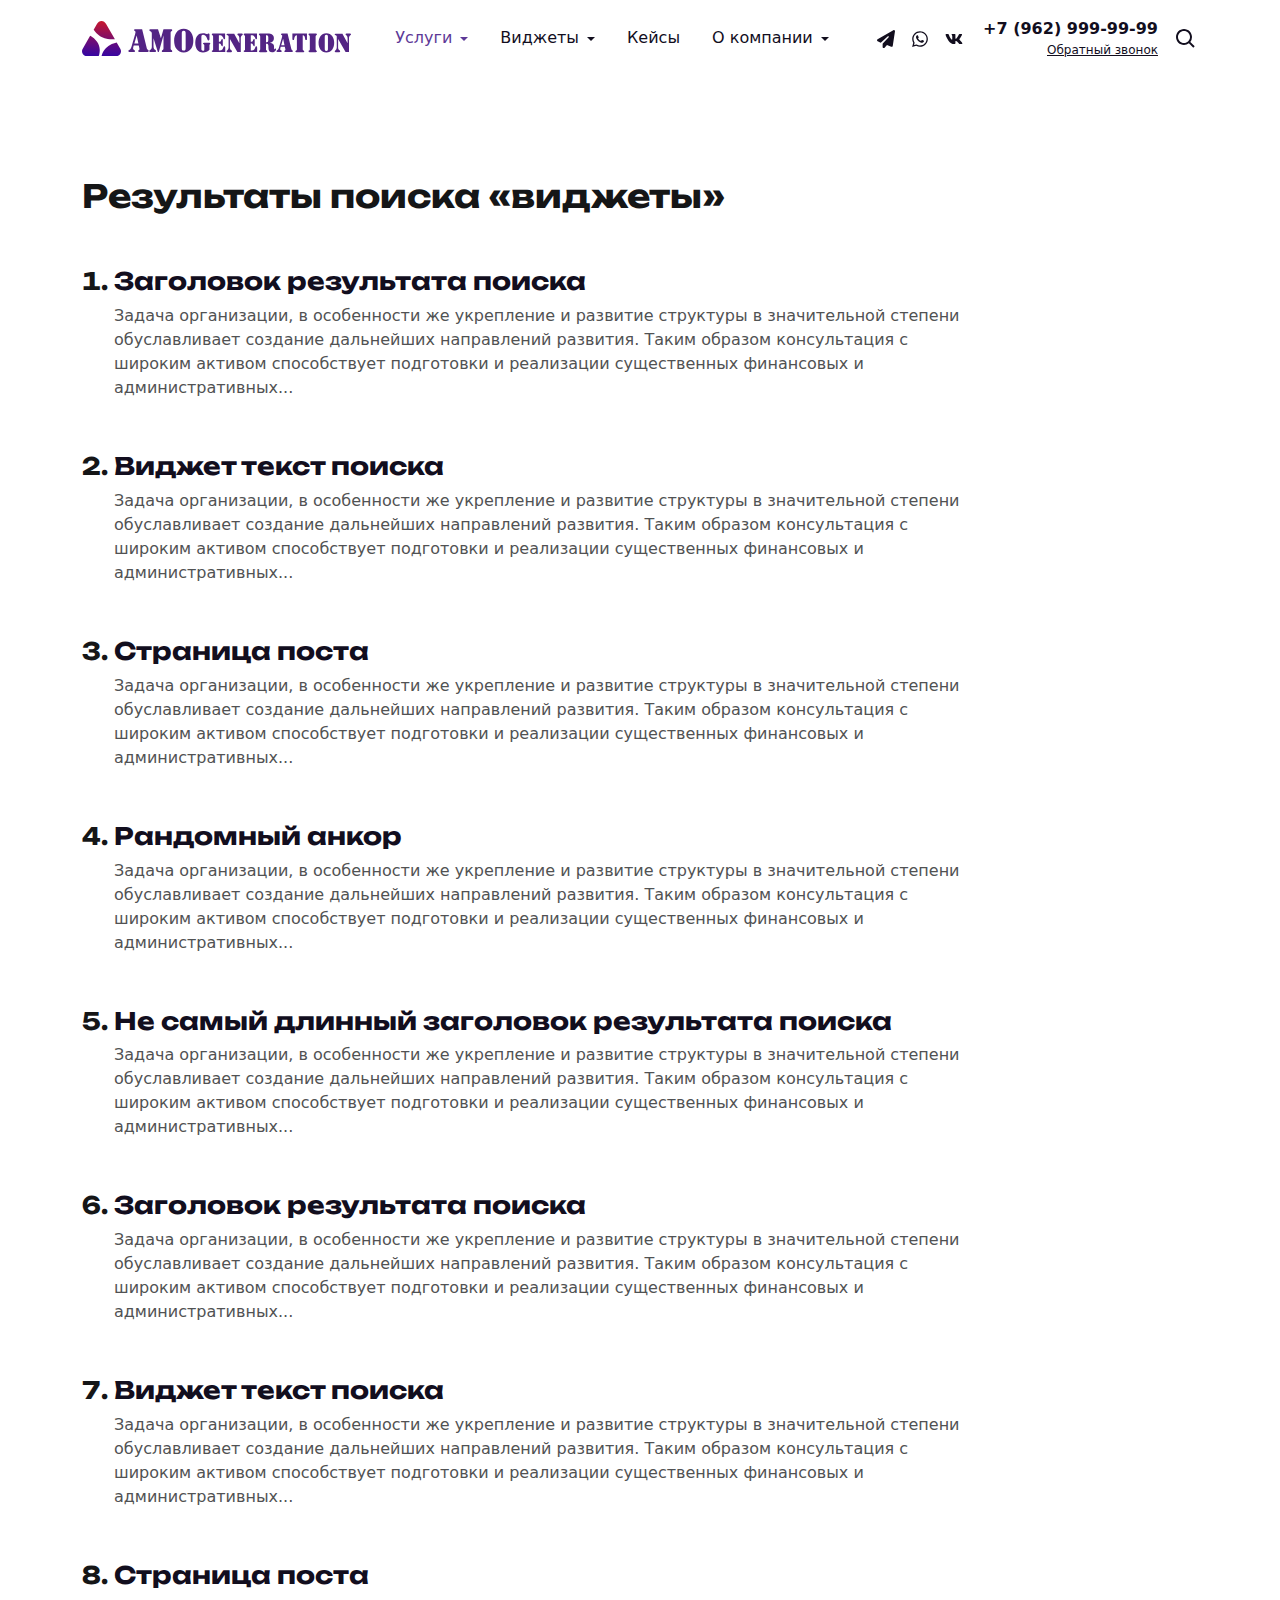
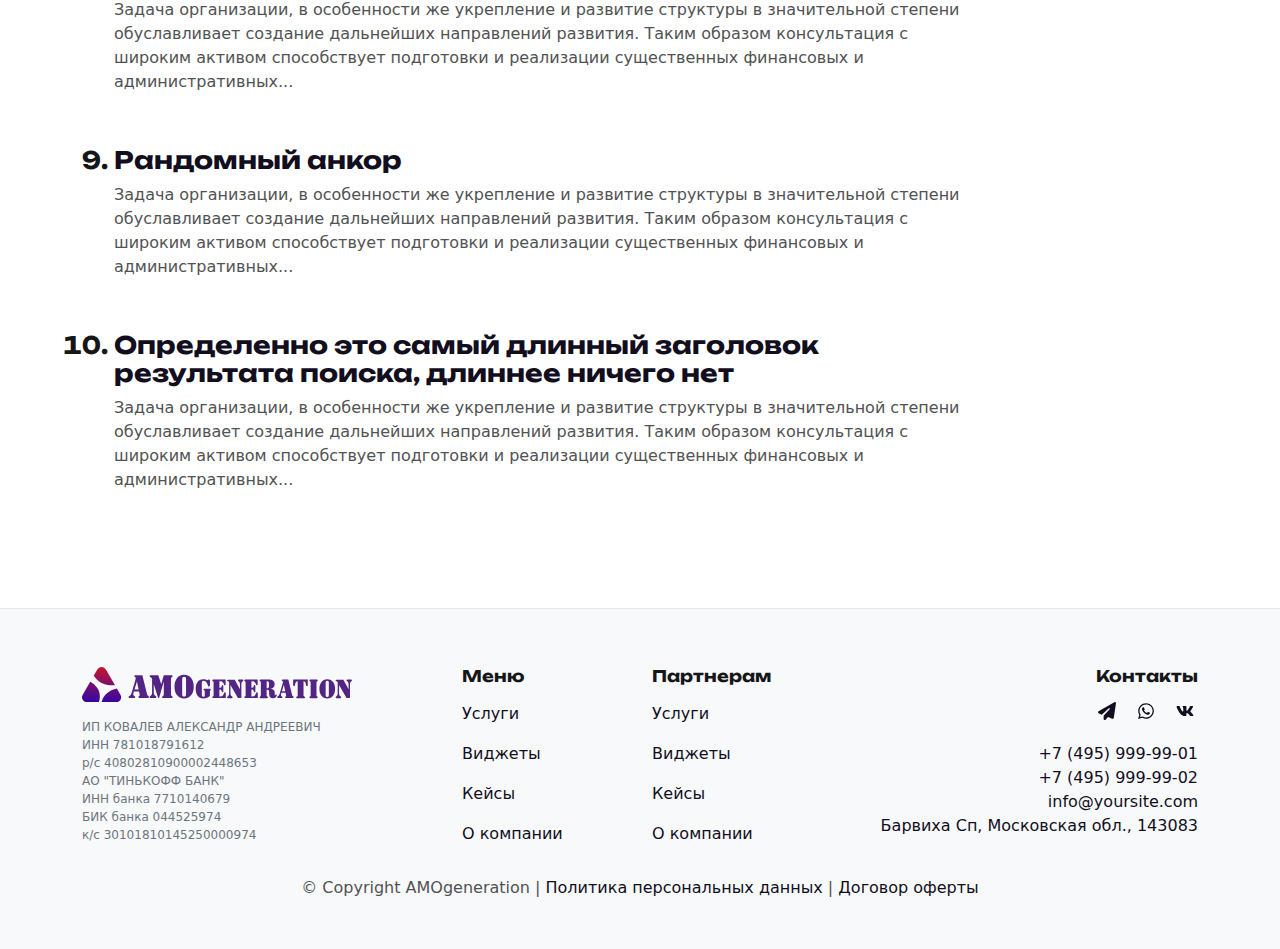
<file: search-result.html>
﻿<!DOCTYPE html>
<html lang="ru-RU">

<head>
    <!-- Meta -->
    <meta charset="utf-8">
    <meta http-equiv="X-UA-Compatible" content="IE=edge">
    <meta name="viewport" content="width=device-width, initial-scale=1, shrink-to-fit=no">
    <meta name="description" content="AMOgeneration">

    <!-- Favicon -->
    <link rel="icon" href="favicon.png">

    <title>Search result - AMOgeneration</title>

    <link rel="stylesheet" href="css/bootstrap.min.css">
    <link rel="stylesheet" href="css/swiper-bundle.min.css">
    <link rel="stylesheet" href="css/fancybox.css">
    <link rel="stylesheet" href="css/aos.css">
    <link rel="stylesheet" href="css/style.css">
</head>

<body>

    <!-- Меню -->
    <header class="header header-fixed sticky-top bg-white py-2 py-lg-0">
        <nav class="navbar navbar-expand-lg">
            <div class="container">

                <a class="navbar-brand" href="#">
                    <img src="img/logo.svg" alt="">
                </a>

                <div class="d-block d-lg-none">
                    <ul class="list-inline mb-0 d-flex align-items-center">
                        <li class="list-inline-item">
                            <a class="nav-link icon-hover-toggler collapsed" href="#searchForm" data-bs-toggle="collapse" aria-controls="searchForm" aria-expanded="false">
                                <svg class="icon-show" xmlns="http://www.w3.org/2000/svg" viewBox="0 0 24 24" width="24" height="24" fill="#120e1e"><path d="M10 18a7.952 7.952 0 0 0 4.897-1.688l4.396 4.396 1.414-1.414-4.396-4.396A7.952 7.952 0 0 0 18 10c0-4.411-3.589-8-8-8s-8 3.589-8 8 3.589 8 8 8zm0-14c3.309 0 6 2.691 6 6s-2.691 6-6 6-6-2.691-6-6 2.691-6 6-6z"></path></svg>
                                <svg class="icon-hide" xmlns="http://www.w3.org/2000/svg" viewBox="0 0 24 24" width="24" height="24" fill="#120e1e"><path d="M10 2c-4.411 0-8 3.589-8 8s3.589 8 8 8a7.952 7.952 0 0 0 4.897-1.688l4.396 4.396 1.414-1.414-4.396-4.396A7.952 7.952 0 0 0 18 10c0-4.411-3.589-8-8-8z"></path></svg>
                            </a>
                        </li>
                        <li class="list-inline-item">
                            <button type="button" class="navbar-toggler collapsed" data-bs-toggle="collapse" data-bs-target="#navbarNav" aria-controls="navbarNav" aria-expanded="false" aria-label="Toggle navigation">
                                <div></div>
                                <div></div>
                                <div></div>
                            </button>
                        </li>
                    </ul>
                </div>

                <div class="collapse navbar-collapse" id="navbarNav">
                    
                    <div class="mt-3 mt-lg-0 mx-auto">
                        <ul class="navbar-nav">
                            <li class="nav-item dropdown">
                                <!-- Пример активного пункта меню первого уровня -->
                                <a class="nav-link active dropdown-toggle" href="#" data-bs-toggle="dropdown" aria-expanded="false">Услуги</a>
                                <div class="dropdown-menu">
                                    <!-- Пример активного пункта меню второго уровня -->
                                    <a class="dropdown-item active" href="#">Внедрение amoCRM</a>
                                    <a class="dropdown-item" href="#">Лицензии amoCRM</a>
                                    <a class="dropdown-item" href="#">Аудит amoCRM</a>
                                    <a class="dropdown-item" href="#">Техническая поддержка</a>
                                </div>
                            </li>
                            <li class="nav-item dropdown">
                                <a class="nav-link dropdown-toggle" href="#" data-bs-toggle="dropdown" aria-expanded="false">Виджеты</a>
                                <div class="dropdown-menu">
                                    <a class="dropdown-item" href="#">Распределение по менеджерам</a>
                                    <a class="dropdown-item" href="#">Формирование документов</a>
                                    <a class="dropdown-item" href="#">Прочее</a>
                                </div>
                            </li>
                            <li class="nav-item">
                                <a class="nav-link" href="#">Кейсы</a>
                            </li>
                            <li class="nav-item dropdown">
                                <a class="nav-link dropdown-toggle" href="#" data-bs-toggle="dropdown" aria-expanded="false">О компании</a>
                                <div class="dropdown-menu">
                                    <a class="dropdown-item" href="#">Команда AMOgenreation</a>
                                    <a class="dropdown-item" href="#">Контакты</a>
                                    <a class="dropdown-item" href="#">Вакансии</a>
                                    <a class="dropdown-item" href="#">Новости</a>
                                    <a class="dropdown-item" href="#">Материалы</a>
                                </div>
                            </li>
                        </ul>
                    </div>

                    <div class="mt-3 mt-lg-0 ms-lg-3">
                        <ul class="list-inline mb-0 d-flex align-items-center">
                            <li class="list-inline-item">
                                <a href="#" class="nav-link p-1" target="_blank" rel="nofollow">
                                    <svg xmlns="http://www.w3.org/2000/svg" viewBox="0 0 512 512" width="18" height="18" fill="#120e1e"><path d="M498.1 5.6c10.1 7 15.4 19.1 13.5 31.2l-64 416c-1.5 9.7-7.4 18.2-16 23s-18.9 5.4-28 1.6L284 427.7l-68.5 74.1c-8.9 9.7-22.9 12.9-35.2 8.1S160 493.2 160 480V396.4c0-4 1.5-7.8 4.2-10.7L331.8 202.8c5.8-6.3 5.6-16-.4-22s-15.7-6.4-22-.7L106 360.8 17.7 316.6C7.1 311.3 .3 300.7 0 288.9s5.9-22.8 16.1-28.7l448-256c10.7-6.1 23.9-5.5 34 1.4z"/></svg>
                                </a>
                            </li>
                            <li class="list-inline-item">
                                <a href="#" class="nav-link p-1" target="_blank" rel="nofollow">
                                    <svg xmlns="http://www.w3.org/2000/svg" viewBox="0 0 448 512" width="18" height="18" fill="#120e1e"><path d="M380.9 97.1C339 55.1 283.2 32 223.9 32c-122.4 0-222 99.6-222 222 0 39.1 10.2 77.3 29.6 111L0 480l117.7-30.9c32.4 17.7 68.9 27 106.1 27h.1c122.3 0 224.1-99.6 224.1-222 0-59.3-25.2-115-67.1-157zm-157 341.6c-33.2 0-65.7-8.9-94-25.7l-6.7-4-69.8 18.3L72 359.2l-4.4-7c-18.5-29.4-28.2-63.3-28.2-98.2 0-101.7 82.8-184.5 184.6-184.5 49.3 0 95.6 19.2 130.4 54.1 34.8 34.9 56.2 81.2 56.1 130.5 0 101.8-84.9 184.6-186.6 184.6zm101.2-138.2c-5.5-2.8-32.8-16.2-37.9-18-5.1-1.9-8.8-2.8-12.5 2.8-3.7 5.6-14.3 18-17.6 21.8-3.2 3.7-6.5 4.2-12 1.4-32.6-16.3-54-29.1-75.5-66-5.7-9.8 5.7-9.1 16.3-30.3 1.8-3.7.9-6.9-.5-9.7-1.4-2.8-12.5-30.1-17.1-41.2-4.5-10.8-9.1-9.3-12.5-9.5-3.2-.2-6.9-.2-10.6-.2-3.7 0-9.7 1.4-14.8 6.9-5.1 5.6-19.4 19-19.4 46.3 0 27.3 19.9 53.7 22.6 57.4 2.8 3.7 39.1 59.7 94.8 83.8 35.2 15.2 49 16.5 66.6 13.9 10.7-1.6 32.8-13.4 37.4-26.4 4.6-13 4.6-24.1 3.2-26.4-1.3-2.5-5-3.9-10.5-6.6z"/></svg>
                                </a>
                            </li>
                            <li class="list-inline-item">
                                <a href="#" class="nav-link p-1" target="_blank" rel="nofollow">
                                    <svg xmlns="http://www.w3.org/2000/svg" viewBox="0 0 576 512" width="18" height="18" fill="#120e1e"><path d="M545 117.7c3.7-12.5 0-21.7-17.8-21.7h-58.9c-15 0-21.9 7.9-25.6 16.7 0 0-30 73.1-72.4 120.5-13.7 13.7-20 18.1-27.5 18.1-3.7 0-9.4-4.4-9.4-16.9V117.7c0-15-4.2-21.7-16.6-21.7h-92.6c-9.4 0-15 7-15 13.5 0 14.2 21.2 17.5 23.4 57.5v86.8c0 19-3.4 22.5-10.9 22.5-20 0-68.6-73.4-97.4-157.4-5.8-16.3-11.5-22.9-26.6-22.9H38.8c-16.8 0-20.2 7.9-20.2 16.7 0 15.6 20 93.1 93.1 195.5C160.4 378.1 229 416 291.4 416c37.5 0 42.1-8.4 42.1-22.9 0-66.8-3.4-73.1 15.4-73.1 8.7 0 23.7 4.4 58.7 38.1 40 40 46.6 57.9 69 57.9h58.9c16.8 0 25.3-8.4 20.4-25-11.2-34.9-86.9-106.7-90.3-111.5-8.7-11.2-6.2-16.2 0-26.2.1-.1 72-101.3 79.4-135.6z"/></svg>
                                </a>
                            </li>
                        </ul>
                    </div>

                    <div class="mt-3 mt-lg-0 ms-lg-3">
                        <ul class="list-inline mb-0 d-flex align-items-center">
                            <li class="list-inline-item">
                                <div class="d-flex flex-column align-items-start align-items-lg-end">
                                    <a href="tel:+79629999999" class="text-nowrap fw-700">+7 (962) 999-99-99</a>
                                    <a href="#mainForm" class="text-decoration-underline fs-12" data-bs-toggle="modal" data-bs-target="#mainForm">Обратный звонок</a>
                                </div>
                            </li>
                        </ul>
                    </div>

                    <div class="d-none d-lg-block ms-lg-3">
                        <ul class="list-inline mb-0 d-flex align-items-center">
                            <li class="list-inline-item">
                                <a class="nav-link icon-hover-toggler collapsed" href="#searchForm" data-bs-toggle="collapse" aria-controls="searchForm" aria-expanded="false">
                                    <svg class="icon-show" xmlns="http://www.w3.org/2000/svg" viewBox="0 0 24 24" width="24" height="24" fill="#120e1e"><path d="M10 18a7.952 7.952 0 0 0 4.897-1.688l4.396 4.396 1.414-1.414-4.396-4.396A7.952 7.952 0 0 0 18 10c0-4.411-3.589-8-8-8s-8 3.589-8 8 3.589 8 8 8zm0-14c3.309 0 6 2.691 6 6s-2.691 6-6 6-6-2.691-6-6 2.691-6 6-6z"></path></svg>
                                    <svg class="icon-hide" xmlns="http://www.w3.org/2000/svg" viewBox="0 0 24 24" width="24" height="24" fill="#120e1e"><path d="M10 2c-4.411 0-8 3.589-8 8s3.589 8 8 8a7.952 7.952 0 0 0 4.897-1.688l4.396 4.396 1.414-1.414-4.396-4.396A7.952 7.952 0 0 0 18 10c0-4.411-3.589-8-8-8z"></path></svg>
                                </a>
                            </li>
                        </ul>
                    </div>
                    
                </div>

            </div>
        </nav>
        <!-- Форма поиска -->
        <div class="collapse" id="searchForm">
            <div class="container">
                <form class="search-form py-3" action="#">
                    <div class="input-group">
                        <input type="text" class="form-control pe-5" placeholder="Поиск по сайту">
                        <button type="submit" class="btn position-absolute top-50 end-0 translate-middle-y z-index-5 p-0 px-3">
                            <svg xmlns="http://www.w3.org/2000/svg" viewBox="0 0 24 24" width="24" height="24" fill="#120e1e"><path d="M10 18a7.952 7.952 0 0 0 4.897-1.688l4.396 4.396 1.414-1.414-4.396-4.396A7.952 7.952 0 0 0 18 10c0-4.411-3.589-8-8-8s-8 3.589-8 8 3.589 8 8 8zm0-14c3.309 0 6 2.691 6 6s-2.691 6-6 6-6-2.691-6-6 2.691-6 6-6z"></path></svg>
                        </button>
                    </div>
                </form>
            </div>
        </div>
    </header>

    <main class="main bg-light">

        <style>
            .search-results {
                --bs-link-color: #120e1e;
                --bs-link-hover-color: #5d3997;
            }
            .search-results-item {
                margin-top: 3rem;
            }
            .search-results-item::marker {
                color: #151617;
                font-family: 'Unbounded', cursive;
                font-weight: 700;
                font-size: 1.5rem;
            }
        </style>
        <section class="section-search-result section lg bg-white" id="">
            <div class="container">
                <div class="mb-5">
                    <h1><span>Результаты поиска</span> «виджеты»</h1>
                </div>
                <div style="max-width: 900px;">
                    <!-- Выводим 10 результатов -->
                    <ol class="search-results">
                        <li class="search-results-item">
                            <div class="position-relative">
                                <p class="h3">
                                    <a class="search-results-link stretched-link" href="#">Заголовок результата поиска</a>
                                </p>
                                <div class="search-results-short">
                                    <p>Задача организации, в особенности же укрепление и развитие структуры в значительной степени обуславливает создание дальнейших направлений развития. Таким образом консультация с широким активом способствует подготовки и реализации существенных финансовых и административных...</p>
                                </div>
                            </div>
                        </li>
                        <li class="search-results-item">
                            <div class="position-relative">
                                <p class="h3">
                                    <a class="search-results-link stretched-link" href="#">Виджет текст поиска</a>
                                </p>
                                <div class="search-results-short">
                                    <p>Задача организации, в особенности же укрепление и развитие структуры в значительной степени обуславливает создание дальнейших направлений развития. Таким образом консультация с широким активом способствует подготовки и реализации существенных финансовых и административных...</p>
                                </div>
                            </div>
                        </li>
                        <li class="search-results-item">
                            <div class="position-relative">
                                <p class="h3">
                                    <a class="search-results-link stretched-link" href="#">Страница поста</a>
                                </p>
                                <div class="search-results-short">
                                    <p>Задача организации, в особенности же укрепление и развитие структуры в значительной степени обуславливает создание дальнейших направлений развития. Таким образом консультация с широким активом способствует подготовки и реализации существенных финансовых и административных...</p>
                                </div>
                            </div>
                        </li>
                        <li class="search-results-item">
                            <div class="position-relative">
                                <p class="h3">
                                    <a class="search-results-link stretched-link" href="#">Рандомный анкор</a>
                                </p>
                                <div class="search-results-short">
                                    <p>Задача организации, в особенности же укрепление и развитие структуры в значительной степени обуславливает создание дальнейших направлений развития. Таким образом консультация с широким активом способствует подготовки и реализации существенных финансовых и административных...</p>
                                </div>
                            </div>
                        </li>
                        <li class="search-results-item">
                            <div class="position-relative">
                                <p class="h3">
                                    <a class="search-results-link stretched-link" href="#">Не самый длинный заголовок результата поиска</a>
                                </p>
                                <div class="search-results-short">
                                    <p>Задача организации, в особенности же укрепление и развитие структуры в значительной степени обуславливает создание дальнейших направлений развития. Таким образом консультация с широким активом способствует подготовки и реализации существенных финансовых и административных...</p>
                                </div>
                            </div>
                        </li>
                        <li class="search-results-item">
                            <div class="position-relative">
                                <p class="h3">
                                    <a class="search-results-link stretched-link" href="#">Заголовок результата поиска</a>
                                </p>
                                <div class="search-results-short">
                                    <p>Задача организации, в особенности же укрепление и развитие структуры в значительной степени обуславливает создание дальнейших направлений развития. Таким образом консультация с широким активом способствует подготовки и реализации существенных финансовых и административных...</p>
                                </div>
                            </div>
                        </li>
                        <li class="search-results-item">
                            <div class="position-relative">
                                <p class="h3">
                                    <a class="search-results-link stretched-link" href="#">Виджет текст поиска</a>
                                </p>
                                <div class="search-results-short">
                                    <p>Задача организации, в особенности же укрепление и развитие структуры в значительной степени обуславливает создание дальнейших направлений развития. Таким образом консультация с широким активом способствует подготовки и реализации существенных финансовых и административных...</p>
                                </div>
                            </div>
                        </li>
                        <li class="search-results-item">
                            <div class="position-relative">
                                <p class="h3">
                                    <a class="search-results-link stretched-link" href="#">Страница поста</a>
                                </p>
                                <div class="search-results-short">
                                    <p>Задача организации, в особенности же укрепление и развитие структуры в значительной степени обуславливает создание дальнейших направлений развития. Таким образом консультация с широким активом способствует подготовки и реализации существенных финансовых и административных...</p>
                                </div>
                            </div>
                        </li>
                        <li class="search-results-item">
                            <div class="position-relative">
                                <p class="h3">
                                    <a class="search-results-link stretched-link" href="#">Рандомный анкор</a>
                                </p>
                                <div class="search-results-short">
                                    <p>Задача организации, в особенности же укрепление и развитие структуры в значительной степени обуславливает создание дальнейших направлений развития. Таким образом консультация с широким активом способствует подготовки и реализации существенных финансовых и административных...</p>
                                </div>
                            </div>
                        </li>
                        <li class="search-results-item">
                            <div class="position-relative">
                                <p class="h3">
                                    <a class="search-results-link stretched-link" href="#">Определенно это самый длинный заголовок результата поиска, длиннее ничего нет</a>
                                </p>
                                <div class="search-results-short">
                                    <p>Задача организации, в особенности же укрепление и развитие структуры в значительной степени обуславливает создание дальнейших направлений развития. Таким образом консультация с широким активом способствует подготовки и реализации существенных финансовых и административных...</p>
                                </div>
                            </div>
                        </li>
                    </ol>
                </div>
            </div>
        </section>

    </main>

    <!-- Футер -->
    <footer class="footer bg-light">
        <div class="container">
            <div class="py-2">
                <div class="row g-4">

                    <div class="col-lg-4 text-center text-lg-start">
                        <img class="d-inline-block" src="img/logo.svg" alt="" style="width: 270px;">
                        <div class="text-secondary fs-12 mt-3 d-none d-lg-block">
                            <p>ИП КОВАЛЕВ АЛЕКСАНДР АНДРЕЕВИЧ <br>ИНН 781018791612 <br>р/с 40802810900002448653 <br>АО "ТИНЬКОФФ БАНК" <br> ИНН банка 7710140679 <br> БИК банка 044525974 <br>к/с 30101810145250000974</p>
                        </div>
                    </div>
    
                    <div class="col-lg-4 text-center text-lg-start">
                        <div class="row g-4 row-cols-1 row-cols-md-1 row-cols-lg-2">
                            <div class="col">
                                <p class="h6">Меню</p>
                                <ul class="nav flex-column">
                                    <li class="nav-item"><a href="#" class="nav-link">Услуги</a></li>
                                    <li class="nav-item"><a href="#" class="nav-link">Виджеты</a></li>
                                    <li class="nav-item"><a href="#" class="nav-link">Кейсы</a></li>
                                    <li class="nav-item"><a href="#" class="nav-link">О компании</a></li>
                                </ul>
                            </div>
                            <div class="col">
                                <p class="h6">Партнерам</p>
                                <ul class="nav flex-column">
                                    <li class="nav-item"><a href="#" class="nav-link">Услуги</a></li>
                                    <li class="nav-item"><a href="#" class="nav-link">Виджеты</a></li>
                                    <li class="nav-item"><a href="#" class="nav-link">Кейсы</a></li>
                                    <li class="nav-item"><a href="#" class="nav-link">О компании</a></li>
                                </ul>
                            </div>
                        </div>
                    </div>
    
                    <div class="col-lg-4 text-center text-lg-end">
                        <p class="h6">Контакты</p>
                        <ul class="list-inline">
                            <li class="list-inline-item">
                                <a href="#" class="nav-link p-1" target="_blank" rel="nofollow">
                                    <svg xmlns="http://www.w3.org/2000/svg" viewBox="0 0 512 512" width="18" height="18" fill="#120e1e"><path d="M498.1 5.6c10.1 7 15.4 19.1 13.5 31.2l-64 416c-1.5 9.7-7.4 18.2-16 23s-18.9 5.4-28 1.6L284 427.7l-68.5 74.1c-8.9 9.7-22.9 12.9-35.2 8.1S160 493.2 160 480V396.4c0-4 1.5-7.8 4.2-10.7L331.8 202.8c5.8-6.3 5.6-16-.4-22s-15.7-6.4-22-.7L106 360.8 17.7 316.6C7.1 311.3 .3 300.7 0 288.9s5.9-22.8 16.1-28.7l448-256c10.7-6.1 23.9-5.5 34 1.4z"/></svg>
                                </a>
                            </li>
                            <li class="list-inline-item">
                                <a href="#" class="nav-link p-1" target="_blank" rel="nofollow">
                                    <svg xmlns="http://www.w3.org/2000/svg" viewBox="0 0 448 512" width="18" height="18" fill="#120e1e"><path d="M380.9 97.1C339 55.1 283.2 32 223.9 32c-122.4 0-222 99.6-222 222 0 39.1 10.2 77.3 29.6 111L0 480l117.7-30.9c32.4 17.7 68.9 27 106.1 27h.1c122.3 0 224.1-99.6 224.1-222 0-59.3-25.2-115-67.1-157zm-157 341.6c-33.2 0-65.7-8.9-94-25.7l-6.7-4-69.8 18.3L72 359.2l-4.4-7c-18.5-29.4-28.2-63.3-28.2-98.2 0-101.7 82.8-184.5 184.6-184.5 49.3 0 95.6 19.2 130.4 54.1 34.8 34.9 56.2 81.2 56.1 130.5 0 101.8-84.9 184.6-186.6 184.6zm101.2-138.2c-5.5-2.8-32.8-16.2-37.9-18-5.1-1.9-8.8-2.8-12.5 2.8-3.7 5.6-14.3 18-17.6 21.8-3.2 3.7-6.5 4.2-12 1.4-32.6-16.3-54-29.1-75.5-66-5.7-9.8 5.7-9.1 16.3-30.3 1.8-3.7.9-6.9-.5-9.7-1.4-2.8-12.5-30.1-17.1-41.2-4.5-10.8-9.1-9.3-12.5-9.5-3.2-.2-6.9-.2-10.6-.2-3.7 0-9.7 1.4-14.8 6.9-5.1 5.6-19.4 19-19.4 46.3 0 27.3 19.9 53.7 22.6 57.4 2.8 3.7 39.1 59.7 94.8 83.8 35.2 15.2 49 16.5 66.6 13.9 10.7-1.6 32.8-13.4 37.4-26.4 4.6-13 4.6-24.1 3.2-26.4-1.3-2.5-5-3.9-10.5-6.6z"/></svg>
                                </a>
                            </li>
                            <li class="list-inline-item">
                                <a href="#" class="nav-link p-1" target="_blank" rel="nofollow">
                                    <svg xmlns="http://www.w3.org/2000/svg" viewBox="0 0 576 512" width="18" height="18" fill="#120e1e"><path d="M545 117.7c3.7-12.5 0-21.7-17.8-21.7h-58.9c-15 0-21.9 7.9-25.6 16.7 0 0-30 73.1-72.4 120.5-13.7 13.7-20 18.1-27.5 18.1-3.7 0-9.4-4.4-9.4-16.9V117.7c0-15-4.2-21.7-16.6-21.7h-92.6c-9.4 0-15 7-15 13.5 0 14.2 21.2 17.5 23.4 57.5v86.8c0 19-3.4 22.5-10.9 22.5-20 0-68.6-73.4-97.4-157.4-5.8-16.3-11.5-22.9-26.6-22.9H38.8c-16.8 0-20.2 7.9-20.2 16.7 0 15.6 20 93.1 93.1 195.5C160.4 378.1 229 416 291.4 416c37.5 0 42.1-8.4 42.1-22.9 0-66.8-3.4-73.1 15.4-73.1 8.7 0 23.7 4.4 58.7 38.1 40 40 46.6 57.9 69 57.9h58.9c16.8 0 25.3-8.4 20.4-25-11.2-34.9-86.9-106.7-90.3-111.5-8.7-11.2-6.2-16.2 0-26.2.1-.1 72-101.3 79.4-135.6z"/></svg>
                                </a>
                            </li>
                        </ul>
                        <ul class="list-unstyled">
                            <li>
                                <a href="tel:+74959999902">+7 (495) 999-99-01</a>
                            </li>
                            <li>
                                <a href="tel:+74959999902">+7 (495) 999-99-02</a>
                            </li>
                            <li>
                                <a href="mailto:info@yoursite.com">info@yoursite.com</a>
                            </li>
                            <li>
                                <a href="#">Барвиха Сп, Московская обл., 143083</a>
                            </li>
                        </ul>
                    </div>

                    <div class="col-12 text-center text-lg-start d-lg-none">
                        <div class="text-secondary fs-12 mt-3">
                            <p>ИП КОВАЛЕВ АЛЕКСАНДР АНДРЕЕВИЧ <br>ИНН 781018791612 <br>р/с 40802810900002448653 <br>АО "ТИНЬКОФФ БАНК" <br> ИНН банка 7710140679 <br> БИК банка 044525974 <br>к/с 30101810145250000974</p>
                        </div>
                    </div>

                </div>
            </div>

            <div class="py-2">
                <div class="row justify-content-center">
                    <div class="col-lg-10 text-center">
                        <p>© Copyright AMOgeneration | <a href="#">Политика персональных данных</a> | <a href="#">Договор оферты</a></p>
                    </div>
                </div>
            </div>
        </div>
    </footer>

    <!-- Кнопка Наверх -->
    <button type="button" class="btn btn-icon btn-scroll-top rounded-circle">
        <svg xmlns="http://www.w3.org/2000/svg" width="18" height="18" viewBox="0 0 512 512" fill="#ffffff"><path d="M233.4 105.4c12.5-12.5 32.8-12.5 45.3 0l192 192c12.5 12.5 12.5 32.8 0 45.3s-32.8 12.5-45.3 0L256 173.3 86.6 342.6c-12.5 12.5-32.8 12.5-45.3 0s-12.5-32.8 0-45.3l192-192z"/></svg>
    </button>

    <!-- Modal Main Form -->
    <div class="modal modal-mainForm fade" id="mainForm" tabindex="-1" aria-hidden="true">
        <div class="modal-dialog modal-dialog-centered modal-md">
            <div class="modal-content">
                <div class="modal-header">
                    <button type="button" class="btn-close" data-bs-dismiss="modal"
                        aria-label="Close"></button>
                </div>
                <div class="modal-body">
                    <div class="text-center">
                        <p class="h4">Закажи интеграцию amoCRM для своего бизнеса</p>
                        <p>Наши менеджеры свяжутся с Вами в ближайшее время</p>
                    </div>
                    <!-- Форма ТОЛЬКО для презентации клиенту, на её месте будет код формы из amoCRM -->
                    <form action="thank-you.html">
                        <div class="mb-4">
                            <label for="fname" class="form-label">Имя</label>
                            <input type="text" id="fname" class="form-control" required="">
                            <div class="invalid-feedback">Пожалуйста, введите ваше имя!</div>
                        </div>
                        <div class="mb-4">
                            <label for="phone" class="form-label">Телефон</label>
                            <input type="text" id="phone" class="form-control" placeholder="+7 (___) ___-__-__">
                        </div>
                        <div class="mb-4">
                            <label for="method" class="form-label">Способ связи</label>
                            <select id="method" class="form-select">
                                <option value="phone">Телефон</option>
                                <option value="wa">What's App</option>
                                <option value="telegram">Telegram</option>
                                <option value="viber">Viber</option>
                            </select>
                        </div>
                        <div class="text-center mt-4">
                            <button type="submit" class="btn btn-primary w-100" data-bs-target="#mainThank"
                                data-bs-toggle="modal">Оставить заявку</button>
                            <p class="text-center text-secondary fs-12 mt-2 mb-0">*Нажимая на кнопку, вы даете согласие на обработку персональных данных и соглашаетесь c политикой конфиденциальности</p>
                        </div>
                    </form>
                </div>
            </div>
        </div>
    </div>

    <!-- JavaScript -->
    <script src="js/bootstrap.bundle.min.js"></script>
    <script src="js/swiper-bundle.min.js"></script>
    <script src="js/fancybox.umd.js"></script>
    <script src="js/aos.js"></script>
    <script src="js/main.js"></script>

</body>

</html>
</file>
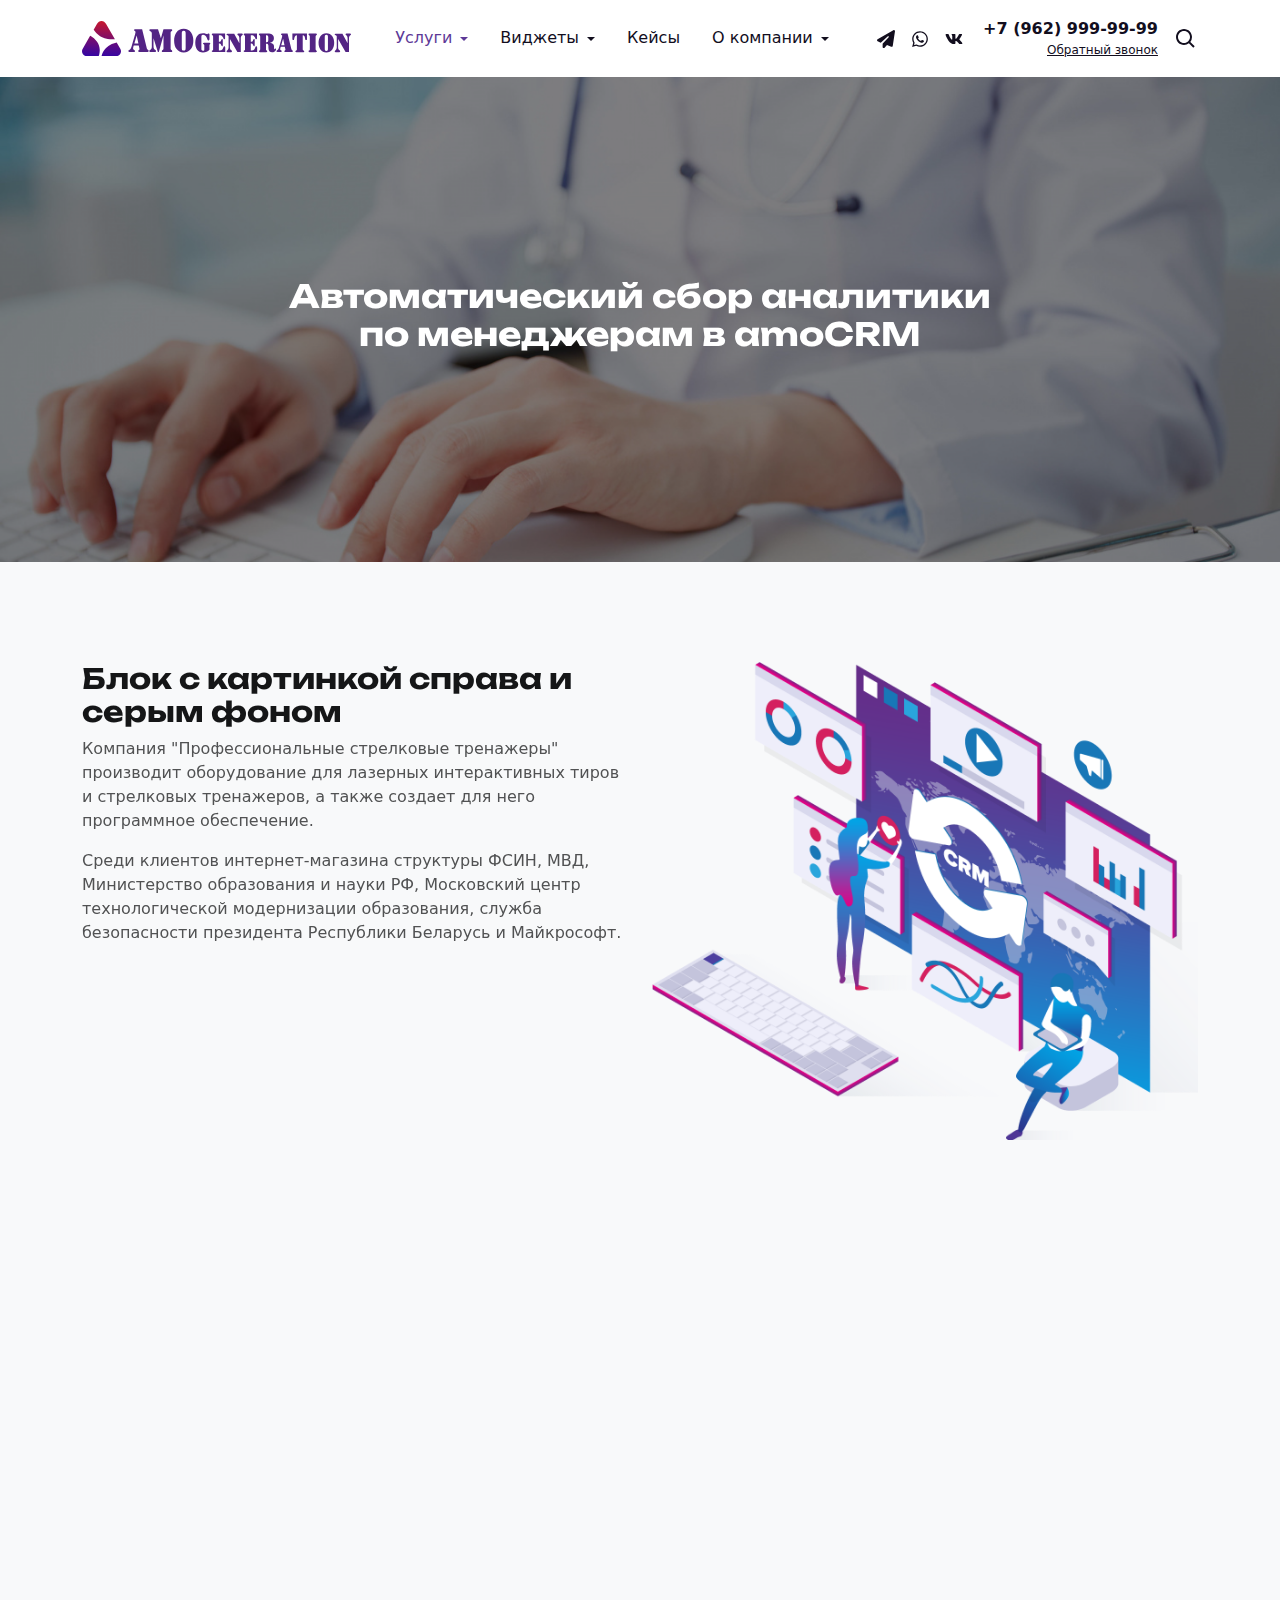
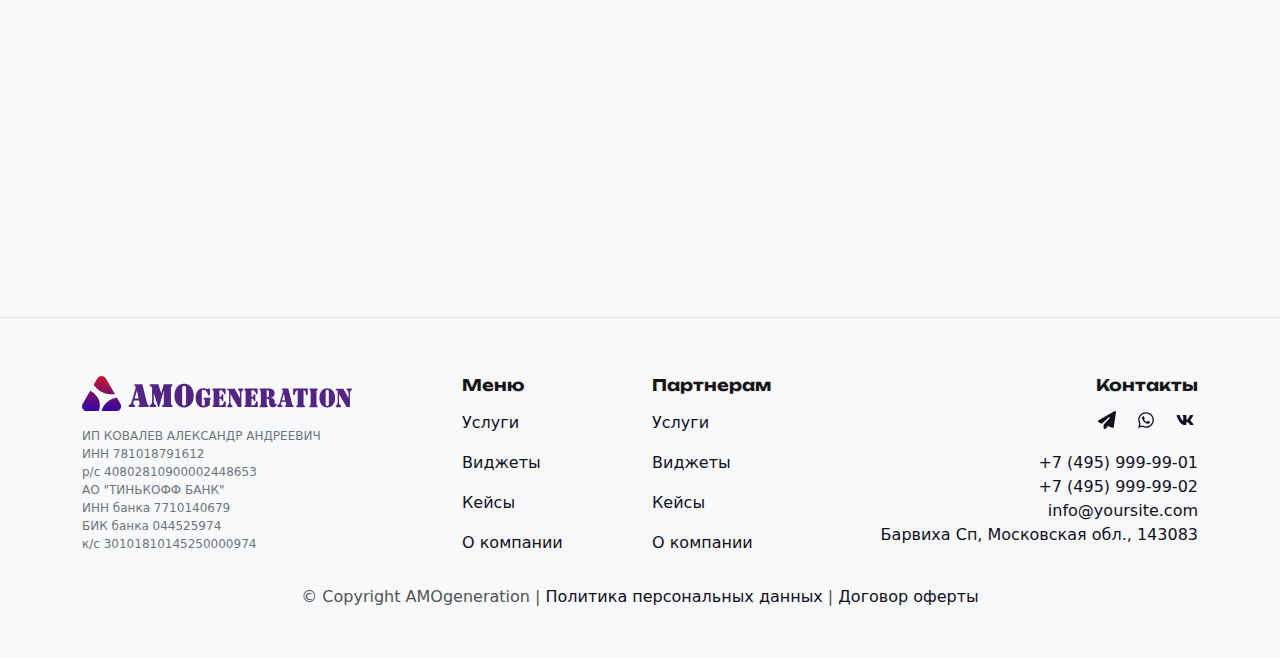
<file: single-portfolio.html>
﻿<!DOCTYPE html>
<html lang="ru-RU">

<head>
    <!-- Meta -->
    <meta charset="utf-8">
    <meta http-equiv="X-UA-Compatible" content="IE=edge">
    <meta name="viewport" content="width=device-width, initial-scale=1, shrink-to-fit=no">
    <meta name="description" content="AMOgeneration">

    <!-- Favicon -->
    <link rel="icon" href="favicon.png">

    <title>Single portfolio - AMOgeneration</title>

    <link rel="stylesheet" href="css/bootstrap.min.css">
    <link rel="stylesheet" href="css/swiper-bundle.min.css">
    <link rel="stylesheet" href="css/fancybox.css">
    <link rel="stylesheet" href="css/aos.css">
    <link rel="stylesheet" href="css/style.css">
</head>

<body>

    <!-- Меню -->
    <header class="header header-fixed sticky-top bg-white py-2 py-lg-0">
        <nav class="navbar navbar-expand-lg">
            <div class="container">

                <a class="navbar-brand" href="#">
                    <img src="img/logo.svg" alt="">
                </a>

                <div class="d-block d-lg-none">
                    <ul class="list-inline mb-0 d-flex align-items-center">
                        <li class="list-inline-item">
                            <a class="nav-link icon-hover-toggler collapsed" href="#searchForm" data-bs-toggle="collapse" aria-controls="searchForm" aria-expanded="false">
                                <svg class="icon-show" xmlns="http://www.w3.org/2000/svg" viewBox="0 0 24 24" width="24" height="24" fill="#120e1e"><path d="M10 18a7.952 7.952 0 0 0 4.897-1.688l4.396 4.396 1.414-1.414-4.396-4.396A7.952 7.952 0 0 0 18 10c0-4.411-3.589-8-8-8s-8 3.589-8 8 3.589 8 8 8zm0-14c3.309 0 6 2.691 6 6s-2.691 6-6 6-6-2.691-6-6 2.691-6 6-6z"></path></svg>
                                <svg class="icon-hide" xmlns="http://www.w3.org/2000/svg" viewBox="0 0 24 24" width="24" height="24" fill="#120e1e"><path d="M10 2c-4.411 0-8 3.589-8 8s3.589 8 8 8a7.952 7.952 0 0 0 4.897-1.688l4.396 4.396 1.414-1.414-4.396-4.396A7.952 7.952 0 0 0 18 10c0-4.411-3.589-8-8-8z"></path></svg>
                            </a>
                        </li>
                        <li class="list-inline-item">
                            <button type="button" class="navbar-toggler collapsed" data-bs-toggle="collapse" data-bs-target="#navbarNav" aria-controls="navbarNav" aria-expanded="false" aria-label="Toggle navigation">
                                <div></div>
                                <div></div>
                                <div></div>
                            </button>
                        </li>
                    </ul>
                </div>

                <div class="collapse navbar-collapse" id="navbarNav">
                    
                    <div class="mt-3 mt-lg-0 mx-auto">
                        <ul class="navbar-nav">
                            <li class="nav-item dropdown">
                                <!-- Пример активного пункта меню первого уровня -->
                                <a class="nav-link active dropdown-toggle" href="#" data-bs-toggle="dropdown" aria-expanded="false">Услуги</a>
                                <div class="dropdown-menu">
                                    <!-- Пример активного пункта меню второго уровня -->
                                    <a class="dropdown-item active" href="#">Внедрение amoCRM</a>
                                    <a class="dropdown-item" href="#">Лицензии amoCRM</a>
                                    <a class="dropdown-item" href="#">Аудит amoCRM</a>
                                    <a class="dropdown-item" href="#">Техническая поддержка</a>
                                </div>
                            </li>
                            <li class="nav-item dropdown">
                                <a class="nav-link dropdown-toggle" href="#" data-bs-toggle="dropdown" aria-expanded="false">Виджеты</a>
                                <div class="dropdown-menu">
                                    <a class="dropdown-item" href="#">Распределение по менеджерам</a>
                                    <a class="dropdown-item" href="#">Формирование документов</a>
                                    <a class="dropdown-item" href="#">Прочее</a>
                                </div>
                            </li>
                            <li class="nav-item">
                                <a class="nav-link" href="#">Кейсы</a>
                            </li>
                            <li class="nav-item dropdown">
                                <a class="nav-link dropdown-toggle" href="#" data-bs-toggle="dropdown" aria-expanded="false">О компании</a>
                                <div class="dropdown-menu">
                                    <a class="dropdown-item" href="#">Команда AMOgenreation</a>
                                    <a class="dropdown-item" href="#">Контакты</a>
                                    <a class="dropdown-item" href="#">Вакансии</a>
                                    <a class="dropdown-item" href="#">Новости</a>
                                    <a class="dropdown-item" href="#">Материалы</a>
                                </div>
                            </li>
                        </ul>
                    </div>

                    <div class="mt-3 mt-lg-0 ms-lg-3">
                        <ul class="list-inline mb-0 d-flex align-items-center">
                            <li class="list-inline-item">
                                <a href="#" class="nav-link p-1" target="_blank" rel="nofollow">
                                    <svg xmlns="http://www.w3.org/2000/svg" viewBox="0 0 512 512" width="18" height="18" fill="#120e1e"><path d="M498.1 5.6c10.1 7 15.4 19.1 13.5 31.2l-64 416c-1.5 9.7-7.4 18.2-16 23s-18.9 5.4-28 1.6L284 427.7l-68.5 74.1c-8.9 9.7-22.9 12.9-35.2 8.1S160 493.2 160 480V396.4c0-4 1.5-7.8 4.2-10.7L331.8 202.8c5.8-6.3 5.6-16-.4-22s-15.7-6.4-22-.7L106 360.8 17.7 316.6C7.1 311.3 .3 300.7 0 288.9s5.9-22.8 16.1-28.7l448-256c10.7-6.1 23.9-5.5 34 1.4z"/></svg>
                                </a>
                            </li>
                            <li class="list-inline-item">
                                <a href="#" class="nav-link p-1" target="_blank" rel="nofollow">
                                    <svg xmlns="http://www.w3.org/2000/svg" viewBox="0 0 448 512" width="18" height="18" fill="#120e1e"><path d="M380.9 97.1C339 55.1 283.2 32 223.9 32c-122.4 0-222 99.6-222 222 0 39.1 10.2 77.3 29.6 111L0 480l117.7-30.9c32.4 17.7 68.9 27 106.1 27h.1c122.3 0 224.1-99.6 224.1-222 0-59.3-25.2-115-67.1-157zm-157 341.6c-33.2 0-65.7-8.9-94-25.7l-6.7-4-69.8 18.3L72 359.2l-4.4-7c-18.5-29.4-28.2-63.3-28.2-98.2 0-101.7 82.8-184.5 184.6-184.5 49.3 0 95.6 19.2 130.4 54.1 34.8 34.9 56.2 81.2 56.1 130.5 0 101.8-84.9 184.6-186.6 184.6zm101.2-138.2c-5.5-2.8-32.8-16.2-37.9-18-5.1-1.9-8.8-2.8-12.5 2.8-3.7 5.6-14.3 18-17.6 21.8-3.2 3.7-6.5 4.2-12 1.4-32.6-16.3-54-29.1-75.5-66-5.7-9.8 5.7-9.1 16.3-30.3 1.8-3.7.9-6.9-.5-9.7-1.4-2.8-12.5-30.1-17.1-41.2-4.5-10.8-9.1-9.3-12.5-9.5-3.2-.2-6.9-.2-10.6-.2-3.7 0-9.7 1.4-14.8 6.9-5.1 5.6-19.4 19-19.4 46.3 0 27.3 19.9 53.7 22.6 57.4 2.8 3.7 39.1 59.7 94.8 83.8 35.2 15.2 49 16.5 66.6 13.9 10.7-1.6 32.8-13.4 37.4-26.4 4.6-13 4.6-24.1 3.2-26.4-1.3-2.5-5-3.9-10.5-6.6z"/></svg>
                                </a>
                            </li>
                            <li class="list-inline-item">
                                <a href="#" class="nav-link p-1" target="_blank" rel="nofollow">
                                    <svg xmlns="http://www.w3.org/2000/svg" viewBox="0 0 576 512" width="18" height="18" fill="#120e1e"><path d="M545 117.7c3.7-12.5 0-21.7-17.8-21.7h-58.9c-15 0-21.9 7.9-25.6 16.7 0 0-30 73.1-72.4 120.5-13.7 13.7-20 18.1-27.5 18.1-3.7 0-9.4-4.4-9.4-16.9V117.7c0-15-4.2-21.7-16.6-21.7h-92.6c-9.4 0-15 7-15 13.5 0 14.2 21.2 17.5 23.4 57.5v86.8c0 19-3.4 22.5-10.9 22.5-20 0-68.6-73.4-97.4-157.4-5.8-16.3-11.5-22.9-26.6-22.9H38.8c-16.8 0-20.2 7.9-20.2 16.7 0 15.6 20 93.1 93.1 195.5C160.4 378.1 229 416 291.4 416c37.5 0 42.1-8.4 42.1-22.9 0-66.8-3.4-73.1 15.4-73.1 8.7 0 23.7 4.4 58.7 38.1 40 40 46.6 57.9 69 57.9h58.9c16.8 0 25.3-8.4 20.4-25-11.2-34.9-86.9-106.7-90.3-111.5-8.7-11.2-6.2-16.2 0-26.2.1-.1 72-101.3 79.4-135.6z"/></svg>
                                </a>
                            </li>
                        </ul>
                    </div>

                    <div class="mt-3 mt-lg-0 ms-lg-3">
                        <ul class="list-inline mb-0 d-flex align-items-center">
                            <li class="list-inline-item">
                                <div class="d-flex flex-column align-items-start align-items-lg-end">
                                    <a href="tel:+79629999999" class="text-nowrap fw-700">+7 (962) 999-99-99</a>
                                    <a href="#mainForm" class="text-decoration-underline fs-12" data-bs-toggle="modal" data-bs-target="#mainForm">Обратный звонок</a>
                                </div>
                            </li>
                        </ul>
                    </div>

                    <div class="d-none d-lg-block ms-lg-3">
                        <ul class="list-inline mb-0 d-flex align-items-center">
                            <li class="list-inline-item">
                                <a class="nav-link icon-hover-toggler collapsed" href="#searchForm" data-bs-toggle="collapse" aria-controls="searchForm" aria-expanded="false">
                                    <svg class="icon-show" xmlns="http://www.w3.org/2000/svg" viewBox="0 0 24 24" width="24" height="24" fill="#120e1e"><path d="M10 18a7.952 7.952 0 0 0 4.897-1.688l4.396 4.396 1.414-1.414-4.396-4.396A7.952 7.952 0 0 0 18 10c0-4.411-3.589-8-8-8s-8 3.589-8 8 3.589 8 8 8zm0-14c3.309 0 6 2.691 6 6s-2.691 6-6 6-6-2.691-6-6 2.691-6 6-6z"></path></svg>
                                    <svg class="icon-hide" xmlns="http://www.w3.org/2000/svg" viewBox="0 0 24 24" width="24" height="24" fill="#120e1e"><path d="M10 2c-4.411 0-8 3.589-8 8s3.589 8 8 8a7.952 7.952 0 0 0 4.897-1.688l4.396 4.396 1.414-1.414-4.396-4.396A7.952 7.952 0 0 0 18 10c0-4.411-3.589-8-8-8z"></path></svg>
                                </a>
                            </li>
                        </ul>
                    </div>
                    
                </div>

            </div>
        </nav>
        <!-- Форма поиска -->
        <div class="collapse" id="searchForm">
            <div class="container">
                <form class="search-form py-3" action="#">
                    <div class="input-group">
                        <input type="text" class="form-control pe-5" placeholder="Поиск по сайту">
                        <button type="submit" class="btn position-absolute top-50 end-0 translate-middle-y z-index-5 p-0 px-3">
                            <svg xmlns="http://www.w3.org/2000/svg" viewBox="0 0 24 24" width="24" height="24" fill="#120e1e"><path d="M10 18a7.952 7.952 0 0 0 4.897-1.688l4.396 4.396 1.414-1.414-4.396-4.396A7.952 7.952 0 0 0 18 10c0-4.411-3.589-8-8-8s-8 3.589-8 8 3.589 8 8 8zm0-14c3.309 0 6 2.691 6 6s-2.691 6-6 6-6-2.691-6-6 2.691-6 6-6z"></path></svg>
                        </button>
                    </div>
                </form>
            </div>
        </div>
    </header>

    <main class="main bg-light">

        <!-- Секция: «Главный экран B» -->
        <!-- Должна быть возможность указать свои классы для секции -->
        <!-- Должна быть возможность указать свой id для секции -->
        <!-- Должна быть возможность вкл/выкл секцию -->
        <!-- Возможность добавлять свою картинку на фон -->
        <section class="section-hero-b section lg position-relative bg-dark bg-img" id="" style="background-image: url(img/bbfa2d0e8415d2d8396a.jpg)">
            <div class="overlay-dark"></div>
            <div class="container">
                <div class="container-hero position-relative text-center z-index-2">
                    <div class="d-flex flex-column flex-lg-row align-items-center" data-aos="fade-up" data-aos-delay="100">
                        <h1 class="page-title text-white">Автоматический сбор аналитики по менеджерам в amoCRM</h1>
                    </div>
                </div>
            </div>
            <!-- Возможность добавлять свою картинку -->
            <!-- <img class="img-overlay-bottom z-index-1" src="img/angles.svg" alt=""> -->
            <!-- Закомментил картинку просто для того чтобы в вёрстке не отображать -->
        </section>

        <!-- Секция: «Контент (картинка справа)» -->
        <!-- Должна быть возможность указать свои классы для секции -->
        <!-- Должна быть возможность указать свой id для секции -->
        <!-- Должна быть возможность вкл/выкл секцию -->
        <section class="section-content-img-right section lg bg-light" id="">
            <div class="container">

                <div class="row g-4">
                    <!-- Здесь важен класс order -->
                    <div class="col-lg-6 order-lg-2" data-aos="fade-up" data-aos-delay="100">
                        <img src="img/cover-7950d9e808fc674785cf426b02c9691ae893b2204a95ad0a10209549cdf576b9.png" alt="">
                    </div>
                    <!-- Здесь важен класс order -->
                    <div class="col-lg-6 order-lg-1" data-aos="fade-up" data-aos-delay="200">
                        <h2>Блок с картинкой справа и серым фоном</h2>
                        <p>Компания "Профессиональные стрелковые тренажеры" производит оборудование для лазерных интерактивных тиров и стрелковых тренажеров, а также создает для него программное обеспечение.</p>
                        <p>Среди клиентов интернет-магазина структуры ФСИН, МВД, Министерство образования и науки РФ, Московский центр технологической модернизации образования, служба безопасности президента Республики Беларусь и Майкрософт.</p>
                    </div>
                </div>

            </div>
        </section>

        <!-- Секция: «Контент (картинка слева)» -->
        <!-- Должна быть возможность указать свои классы для секции -->
        <!-- Должна быть возможность указать свой id для секции -->
        <!-- Должна быть возможность вкл/выкл секцию -->
        <section class="section-content-img-left section lg bg-light" id="">
            <div class="container">

                <div class="row g-4">
                    <!-- Здесь важен класс order -->
                    <div class="col-lg-6 order-lg-1" data-aos="fade-up" data-aos-delay="100">
                        <img src="img/cover-7950d9e808fc674785cf426b02c9691ae893b2204a95ad0a10209549cdf576b9.png" alt="">
                    </div>
                    <!-- Здесь важен класс order -->
                    <div class="col-lg-6 order-lg-2" data-aos="fade-up" data-aos-delay="200">
                        <h2>Блок с картинкой слева и обычным фоном</h2>
                        <p>Компания "Профессиональные стрелковые тренажеры" производит оборудование для лазерных интерактивных тиров и стрелковых тренажеров, а также создает для него программное обеспечение.</p>
                        <p>Среди клиентов интернет-магазина структуры ФСИН, МВД, Министерство образования и науки РФ, Московский центр технологической модернизации образования, служба безопасности президента Республики Беларусь и Майкрософт.</p>
                    </div>
                </div>

            </div>
        </section>

    </main>

    <!-- Футер -->
    <footer class="footer bg-light">
        <div class="container">
            <div class="py-2">
                <div class="row g-4">

                    <div class="col-lg-4 text-center text-lg-start">
                        <img class="d-inline-block" src="img/logo.svg" alt="" style="width: 270px;">
                        <div class="text-secondary fs-12 mt-3 d-none d-lg-block">
                            <p>ИП КОВАЛЕВ АЛЕКСАНДР АНДРЕЕВИЧ <br>ИНН 781018791612 <br>р/с 40802810900002448653 <br>АО "ТИНЬКОФФ БАНК" <br> ИНН банка 7710140679 <br> БИК банка 044525974 <br>к/с 30101810145250000974</p>
                        </div>
                    </div>
    
                    <div class="col-lg-4 text-center text-lg-start">
                        <div class="row g-4 row-cols-1 row-cols-md-1 row-cols-lg-2">
                            <div class="col">
                                <p class="h6">Меню</p>
                                <ul class="nav flex-column">
                                    <li class="nav-item"><a href="#" class="nav-link">Услуги</a></li>
                                    <li class="nav-item"><a href="#" class="nav-link">Виджеты</a></li>
                                    <li class="nav-item"><a href="#" class="nav-link">Кейсы</a></li>
                                    <li class="nav-item"><a href="#" class="nav-link">О компании</a></li>
                                </ul>
                            </div>
                            <div class="col">
                                <p class="h6">Партнерам</p>
                                <ul class="nav flex-column">
                                    <li class="nav-item"><a href="#" class="nav-link">Услуги</a></li>
                                    <li class="nav-item"><a href="#" class="nav-link">Виджеты</a></li>
                                    <li class="nav-item"><a href="#" class="nav-link">Кейсы</a></li>
                                    <li class="nav-item"><a href="#" class="nav-link">О компании</a></li>
                                </ul>
                            </div>
                        </div>
                    </div>
    
                    <div class="col-lg-4 text-center text-lg-end">
                        <p class="h6">Контакты</p>
                        <ul class="list-inline">
                            <li class="list-inline-item">
                                <a href="#" class="nav-link p-1" target="_blank" rel="nofollow">
                                    <svg xmlns="http://www.w3.org/2000/svg" viewBox="0 0 512 512" width="18" height="18" fill="#120e1e"><path d="M498.1 5.6c10.1 7 15.4 19.1 13.5 31.2l-64 416c-1.5 9.7-7.4 18.2-16 23s-18.9 5.4-28 1.6L284 427.7l-68.5 74.1c-8.9 9.7-22.9 12.9-35.2 8.1S160 493.2 160 480V396.4c0-4 1.5-7.8 4.2-10.7L331.8 202.8c5.8-6.3 5.6-16-.4-22s-15.7-6.4-22-.7L106 360.8 17.7 316.6C7.1 311.3 .3 300.7 0 288.9s5.9-22.8 16.1-28.7l448-256c10.7-6.1 23.9-5.5 34 1.4z"/></svg>
                                </a>
                            </li>
                            <li class="list-inline-item">
                                <a href="#" class="nav-link p-1" target="_blank" rel="nofollow">
                                    <svg xmlns="http://www.w3.org/2000/svg" viewBox="0 0 448 512" width="18" height="18" fill="#120e1e"><path d="M380.9 97.1C339 55.1 283.2 32 223.9 32c-122.4 0-222 99.6-222 222 0 39.1 10.2 77.3 29.6 111L0 480l117.7-30.9c32.4 17.7 68.9 27 106.1 27h.1c122.3 0 224.1-99.6 224.1-222 0-59.3-25.2-115-67.1-157zm-157 341.6c-33.2 0-65.7-8.9-94-25.7l-6.7-4-69.8 18.3L72 359.2l-4.4-7c-18.5-29.4-28.2-63.3-28.2-98.2 0-101.7 82.8-184.5 184.6-184.5 49.3 0 95.6 19.2 130.4 54.1 34.8 34.9 56.2 81.2 56.1 130.5 0 101.8-84.9 184.6-186.6 184.6zm101.2-138.2c-5.5-2.8-32.8-16.2-37.9-18-5.1-1.9-8.8-2.8-12.5 2.8-3.7 5.6-14.3 18-17.6 21.8-3.2 3.7-6.5 4.2-12 1.4-32.6-16.3-54-29.1-75.5-66-5.7-9.8 5.7-9.1 16.3-30.3 1.8-3.7.9-6.9-.5-9.7-1.4-2.8-12.5-30.1-17.1-41.2-4.5-10.8-9.1-9.3-12.5-9.5-3.2-.2-6.9-.2-10.6-.2-3.7 0-9.7 1.4-14.8 6.9-5.1 5.6-19.4 19-19.4 46.3 0 27.3 19.9 53.7 22.6 57.4 2.8 3.7 39.1 59.7 94.8 83.8 35.2 15.2 49 16.5 66.6 13.9 10.7-1.6 32.8-13.4 37.4-26.4 4.6-13 4.6-24.1 3.2-26.4-1.3-2.5-5-3.9-10.5-6.6z"/></svg>
                                </a>
                            </li>
                            <li class="list-inline-item">
                                <a href="#" class="nav-link p-1" target="_blank" rel="nofollow">
                                    <svg xmlns="http://www.w3.org/2000/svg" viewBox="0 0 576 512" width="18" height="18" fill="#120e1e"><path d="M545 117.7c3.7-12.5 0-21.7-17.8-21.7h-58.9c-15 0-21.9 7.9-25.6 16.7 0 0-30 73.1-72.4 120.5-13.7 13.7-20 18.1-27.5 18.1-3.7 0-9.4-4.4-9.4-16.9V117.7c0-15-4.2-21.7-16.6-21.7h-92.6c-9.4 0-15 7-15 13.5 0 14.2 21.2 17.5 23.4 57.5v86.8c0 19-3.4 22.5-10.9 22.5-20 0-68.6-73.4-97.4-157.4-5.8-16.3-11.5-22.9-26.6-22.9H38.8c-16.8 0-20.2 7.9-20.2 16.7 0 15.6 20 93.1 93.1 195.5C160.4 378.1 229 416 291.4 416c37.5 0 42.1-8.4 42.1-22.9 0-66.8-3.4-73.1 15.4-73.1 8.7 0 23.7 4.4 58.7 38.1 40 40 46.6 57.9 69 57.9h58.9c16.8 0 25.3-8.4 20.4-25-11.2-34.9-86.9-106.7-90.3-111.5-8.7-11.2-6.2-16.2 0-26.2.1-.1 72-101.3 79.4-135.6z"/></svg>
                                </a>
                            </li>
                        </ul>
                        <ul class="list-unstyled">
                            <li>
                                <a href="tel:+74959999902">+7 (495) 999-99-01</a>
                            </li>
                            <li>
                                <a href="tel:+74959999902">+7 (495) 999-99-02</a>
                            </li>
                            <li>
                                <a href="mailto:info@yoursite.com">info@yoursite.com</a>
                            </li>
                            <li>
                                <a href="#">Барвиха Сп, Московская обл., 143083</a>
                            </li>
                        </ul>
                    </div>

                    <div class="col-12 text-center text-lg-start d-lg-none">
                        <div class="text-secondary fs-12 mt-3">
                            <p>ИП КОВАЛЕВ АЛЕКСАНДР АНДРЕЕВИЧ <br>ИНН 781018791612 <br>р/с 40802810900002448653 <br>АО "ТИНЬКОФФ БАНК" <br> ИНН банка 7710140679 <br> БИК банка 044525974 <br>к/с 30101810145250000974</p>
                        </div>
                    </div>

                </div>
            </div>

            <div class="py-2">
                <div class="row justify-content-center">
                    <div class="col-lg-10 text-center">
                        <p>© Copyright AMOgeneration | <a href="#">Политика персональных данных</a> | <a href="#">Договор оферты</a></p>
                    </div>
                </div>
            </div>
        </div>
    </footer>

    <!-- Кнопка Наверх -->
    <button type="button" class="btn btn-icon btn-scroll-top rounded-circle">
        <svg xmlns="http://www.w3.org/2000/svg" width="18" height="18" viewBox="0 0 512 512" fill="#ffffff"><path d="M233.4 105.4c12.5-12.5 32.8-12.5 45.3 0l192 192c12.5 12.5 12.5 32.8 0 45.3s-32.8 12.5-45.3 0L256 173.3 86.6 342.6c-12.5 12.5-32.8 12.5-45.3 0s-12.5-32.8 0-45.3l192-192z"/></svg>
    </button>

    <!-- Modal Main Form -->
    <div class="modal modal-mainForm fade" id="mainForm" tabindex="-1" aria-hidden="true">
        <div class="modal-dialog modal-dialog-centered modal-md">
            <div class="modal-content">
                <div class="modal-header">
                    <button type="button" class="btn-close" data-bs-dismiss="modal"
                        aria-label="Close"></button>
                </div>
                <div class="modal-body">
                    <div class="text-center">
                        <p class="h4">Закажи интеграцию amoCRM для своего бизнеса</p>
                        <p>Наши менеджеры свяжутся с Вами в ближайшее время</p>
                    </div>
                    <!-- Форма ТОЛЬКО для презентации клиенту, на её месте будет код формы из amoCRM -->
                    <form action="thank-you.html">
                        <div class="mb-4">
                            <label for="fname" class="form-label">Имя</label>
                            <input type="text" id="fname" class="form-control" required="">
                            <div class="invalid-feedback">Пожалуйста, введите ваше имя!</div>
                        </div>
                        <div class="mb-4">
                            <label for="phone" class="form-label">Телефон</label>
                            <input type="text" id="phone" class="form-control" placeholder="+7 (___) ___-__-__">
                        </div>
                        <div class="mb-4">
                            <label for="method" class="form-label">Способ связи</label>
                            <select id="method" class="form-select">
                                <option value="phone">Телефон</option>
                                <option value="wa">What's App</option>
                                <option value="telegram">Telegram</option>
                                <option value="viber">Viber</option>
                            </select>
                        </div>
                        <div class="text-center mt-4">
                            <button type="submit" class="btn btn-primary w-100" data-bs-target="#mainThank"
                                data-bs-toggle="modal">Оставить заявку</button>
                            <p class="text-center text-secondary fs-12 mt-2 mb-0">*Нажимая на кнопку, вы даете согласие на обработку персональных данных и соглашаетесь c политикой конфиденциальности</p>
                        </div>
                    </form>
                </div>
            </div>
        </div>
    </div>

    <!-- JavaScript -->
    <script src="js/bootstrap.bundle.min.js"></script>
    <script src="js/swiper-bundle.min.js"></script>
    <script src="js/fancybox.umd.js"></script>
    <script src="js/aos.js"></script>
    <script src="js/main.js"></script>

</body>

</html>
</file>
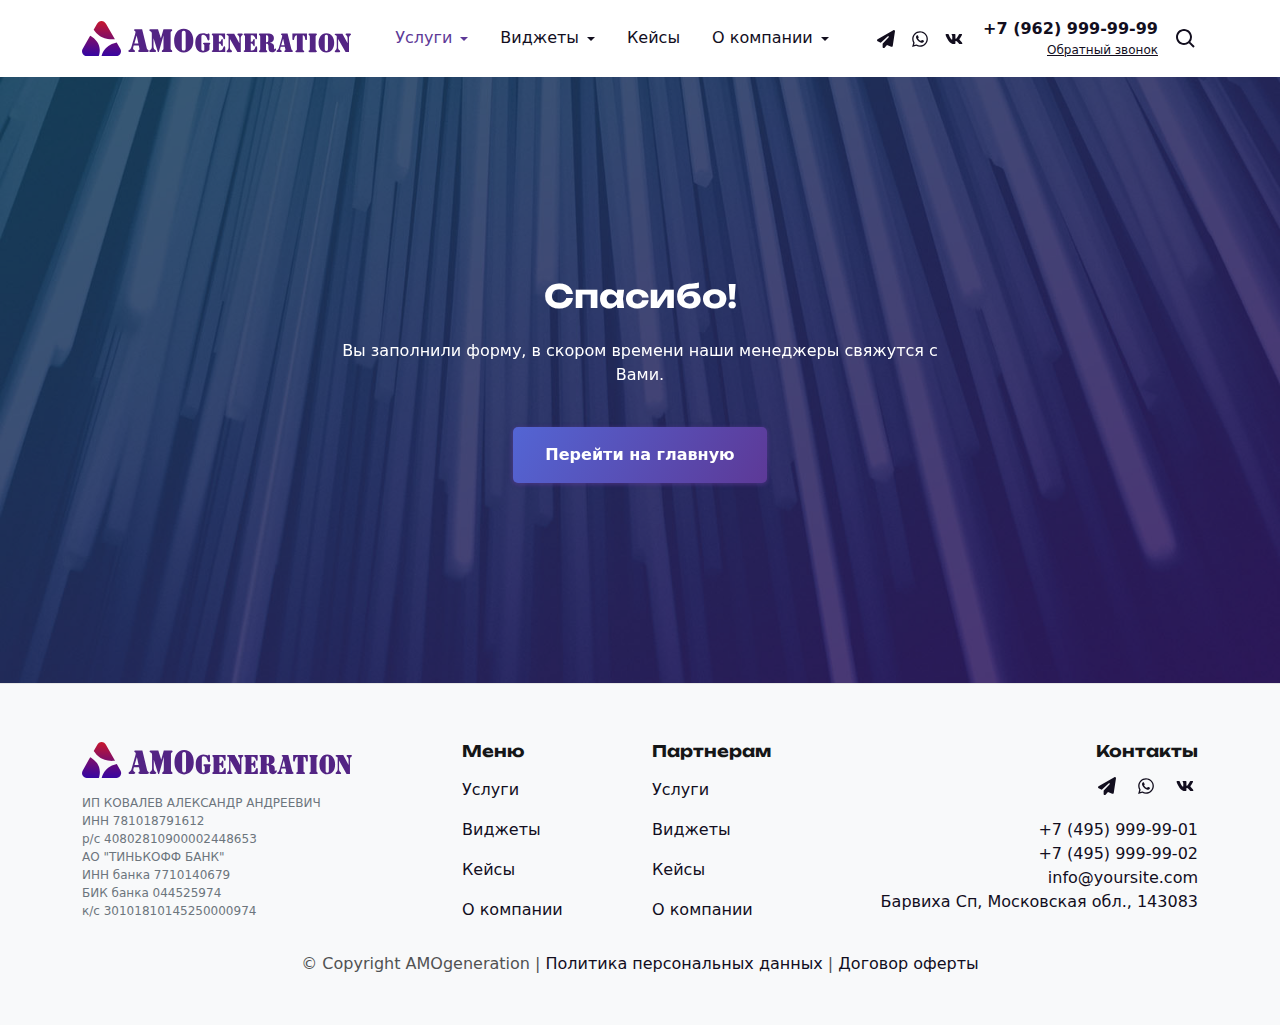
<file: thank-you.html>
﻿<!DOCTYPE html>
<html lang="ru-RU">

<head>
    <!-- Meta -->
    <meta charset="utf-8">
    <meta http-equiv="X-UA-Compatible" content="IE=edge">
    <meta name="viewport" content="width=device-width, initial-scale=1, shrink-to-fit=no">
    <meta name="description" content="AMOgeneration">

    <!-- Favicon -->
    <link rel="icon" href="favicon.png">

    <title>Thank you - AMOgeneration</title>

    <link rel="stylesheet" href="css/bootstrap.min.css">
    <link rel="stylesheet" href="css/swiper-bundle.min.css">
    <link rel="stylesheet" href="css/fancybox.css">
    <link rel="stylesheet" href="css/aos.css">
    <link rel="stylesheet" href="css/style.css">
</head>

<body>

    <!-- Меню -->
    <header class="header header-fixed sticky-top bg-white py-2 py-lg-0">
        <nav class="navbar navbar-expand-lg">
            <div class="container">

                <a class="navbar-brand" href="#">
                    <img src="img/logo.svg" alt="">
                </a>

                <div class="d-block d-lg-none">
                    <ul class="list-inline mb-0 d-flex align-items-center">
                        <li class="list-inline-item">
                            <a class="nav-link icon-hover-toggler collapsed" href="#searchForm" data-bs-toggle="collapse" aria-controls="searchForm" aria-expanded="false">
                                <svg class="icon-show" xmlns="http://www.w3.org/2000/svg" viewBox="0 0 24 24" width="24" height="24" fill="#120e1e"><path d="M10 18a7.952 7.952 0 0 0 4.897-1.688l4.396 4.396 1.414-1.414-4.396-4.396A7.952 7.952 0 0 0 18 10c0-4.411-3.589-8-8-8s-8 3.589-8 8 3.589 8 8 8zm0-14c3.309 0 6 2.691 6 6s-2.691 6-6 6-6-2.691-6-6 2.691-6 6-6z"></path></svg>
                                <svg class="icon-hide" xmlns="http://www.w3.org/2000/svg" viewBox="0 0 24 24" width="24" height="24" fill="#120e1e"><path d="M10 2c-4.411 0-8 3.589-8 8s3.589 8 8 8a7.952 7.952 0 0 0 4.897-1.688l4.396 4.396 1.414-1.414-4.396-4.396A7.952 7.952 0 0 0 18 10c0-4.411-3.589-8-8-8z"></path></svg>
                            </a>
                        </li>
                        <li class="list-inline-item">
                            <button type="button" class="navbar-toggler collapsed" data-bs-toggle="collapse" data-bs-target="#navbarNav" aria-controls="navbarNav" aria-expanded="false" aria-label="Toggle navigation">
                                <div></div>
                                <div></div>
                                <div></div>
                            </button>
                        </li>
                    </ul>
                </div>

                <div class="collapse navbar-collapse" id="navbarNav">
                    
                    <div class="mt-3 mt-lg-0 mx-auto">
                        <ul class="navbar-nav">
                            <li class="nav-item dropdown">
                                <!-- Пример активного пункта меню первого уровня -->
                                <a class="nav-link active dropdown-toggle" href="#" data-bs-toggle="dropdown" aria-expanded="false">Услуги</a>
                                <div class="dropdown-menu">
                                    <!-- Пример активного пункта меню второго уровня -->
                                    <a class="dropdown-item active" href="#">Внедрение amoCRM</a>
                                    <a class="dropdown-item" href="#">Лицензии amoCRM</a>
                                    <a class="dropdown-item" href="#">Аудит amoCRM</a>
                                    <a class="dropdown-item" href="#">Техническая поддержка</a>
                                </div>
                            </li>
                            <li class="nav-item dropdown">
                                <a class="nav-link dropdown-toggle" href="#" data-bs-toggle="dropdown" aria-expanded="false">Виджеты</a>
                                <div class="dropdown-menu">
                                    <a class="dropdown-item" href="#">Распределение по менеджерам</a>
                                    <a class="dropdown-item" href="#">Формирование документов</a>
                                    <a class="dropdown-item" href="#">Прочее</a>
                                </div>
                            </li>
                            <li class="nav-item">
                                <a class="nav-link" href="#">Кейсы</a>
                            </li>
                            <li class="nav-item dropdown">
                                <a class="nav-link dropdown-toggle" href="#" data-bs-toggle="dropdown" aria-expanded="false">О компании</a>
                                <div class="dropdown-menu">
                                    <a class="dropdown-item" href="#">Команда AMOgenreation</a>
                                    <a class="dropdown-item" href="#">Контакты</a>
                                    <a class="dropdown-item" href="#">Вакансии</a>
                                    <a class="dropdown-item" href="#">Новости</a>
                                    <a class="dropdown-item" href="#">Материалы</a>
                                </div>
                            </li>
                        </ul>
                    </div>

                    <div class="mt-3 mt-lg-0 ms-lg-3">
                        <ul class="list-inline mb-0 d-flex align-items-center">
                            <li class="list-inline-item">
                                <a href="#" class="nav-link p-1" target="_blank" rel="nofollow">
                                    <svg xmlns="http://www.w3.org/2000/svg" viewBox="0 0 512 512" width="18" height="18" fill="#120e1e"><path d="M498.1 5.6c10.1 7 15.4 19.1 13.5 31.2l-64 416c-1.5 9.7-7.4 18.2-16 23s-18.9 5.4-28 1.6L284 427.7l-68.5 74.1c-8.9 9.7-22.9 12.9-35.2 8.1S160 493.2 160 480V396.4c0-4 1.5-7.8 4.2-10.7L331.8 202.8c5.8-6.3 5.6-16-.4-22s-15.7-6.4-22-.7L106 360.8 17.7 316.6C7.1 311.3 .3 300.7 0 288.9s5.9-22.8 16.1-28.7l448-256c10.7-6.1 23.9-5.5 34 1.4z"/></svg>
                                </a>
                            </li>
                            <li class="list-inline-item">
                                <a href="#" class="nav-link p-1" target="_blank" rel="nofollow">
                                    <svg xmlns="http://www.w3.org/2000/svg" viewBox="0 0 448 512" width="18" height="18" fill="#120e1e"><path d="M380.9 97.1C339 55.1 283.2 32 223.9 32c-122.4 0-222 99.6-222 222 0 39.1 10.2 77.3 29.6 111L0 480l117.7-30.9c32.4 17.7 68.9 27 106.1 27h.1c122.3 0 224.1-99.6 224.1-222 0-59.3-25.2-115-67.1-157zm-157 341.6c-33.2 0-65.7-8.9-94-25.7l-6.7-4-69.8 18.3L72 359.2l-4.4-7c-18.5-29.4-28.2-63.3-28.2-98.2 0-101.7 82.8-184.5 184.6-184.5 49.3 0 95.6 19.2 130.4 54.1 34.8 34.9 56.2 81.2 56.1 130.5 0 101.8-84.9 184.6-186.6 184.6zm101.2-138.2c-5.5-2.8-32.8-16.2-37.9-18-5.1-1.9-8.8-2.8-12.5 2.8-3.7 5.6-14.3 18-17.6 21.8-3.2 3.7-6.5 4.2-12 1.4-32.6-16.3-54-29.1-75.5-66-5.7-9.8 5.7-9.1 16.3-30.3 1.8-3.7.9-6.9-.5-9.7-1.4-2.8-12.5-30.1-17.1-41.2-4.5-10.8-9.1-9.3-12.5-9.5-3.2-.2-6.9-.2-10.6-.2-3.7 0-9.7 1.4-14.8 6.9-5.1 5.6-19.4 19-19.4 46.3 0 27.3 19.9 53.7 22.6 57.4 2.8 3.7 39.1 59.7 94.8 83.8 35.2 15.2 49 16.5 66.6 13.9 10.7-1.6 32.8-13.4 37.4-26.4 4.6-13 4.6-24.1 3.2-26.4-1.3-2.5-5-3.9-10.5-6.6z"/></svg>
                                </a>
                            </li>
                            <li class="list-inline-item">
                                <a href="#" class="nav-link p-1" target="_blank" rel="nofollow">
                                    <svg xmlns="http://www.w3.org/2000/svg" viewBox="0 0 576 512" width="18" height="18" fill="#120e1e"><path d="M545 117.7c3.7-12.5 0-21.7-17.8-21.7h-58.9c-15 0-21.9 7.9-25.6 16.7 0 0-30 73.1-72.4 120.5-13.7 13.7-20 18.1-27.5 18.1-3.7 0-9.4-4.4-9.4-16.9V117.7c0-15-4.2-21.7-16.6-21.7h-92.6c-9.4 0-15 7-15 13.5 0 14.2 21.2 17.5 23.4 57.5v86.8c0 19-3.4 22.5-10.9 22.5-20 0-68.6-73.4-97.4-157.4-5.8-16.3-11.5-22.9-26.6-22.9H38.8c-16.8 0-20.2 7.9-20.2 16.7 0 15.6 20 93.1 93.1 195.5C160.4 378.1 229 416 291.4 416c37.5 0 42.1-8.4 42.1-22.9 0-66.8-3.4-73.1 15.4-73.1 8.7 0 23.7 4.4 58.7 38.1 40 40 46.6 57.9 69 57.9h58.9c16.8 0 25.3-8.4 20.4-25-11.2-34.9-86.9-106.7-90.3-111.5-8.7-11.2-6.2-16.2 0-26.2.1-.1 72-101.3 79.4-135.6z"/></svg>
                                </a>
                            </li>
                        </ul>
                    </div>

                    <div class="mt-3 mt-lg-0 ms-lg-3">
                        <ul class="list-inline mb-0 d-flex align-items-center">
                            <li class="list-inline-item">
                                <div class="d-flex flex-column align-items-start align-items-lg-end">
                                    <a href="tel:+79629999999" class="text-nowrap fw-700">+7 (962) 999-99-99</a>
                                    <a href="#mainForm" class="text-decoration-underline fs-12" data-bs-toggle="modal" data-bs-target="#mainForm">Обратный звонок</a>
                                </div>
                            </li>
                        </ul>
                    </div>

                    <div class="d-none d-lg-block ms-lg-3">
                        <ul class="list-inline mb-0 d-flex align-items-center">
                            <li class="list-inline-item">
                                <a class="nav-link icon-hover-toggler collapsed" href="#searchForm" data-bs-toggle="collapse" aria-controls="searchForm" aria-expanded="false">
                                    <svg class="icon-show" xmlns="http://www.w3.org/2000/svg" viewBox="0 0 24 24" width="24" height="24" fill="#120e1e"><path d="M10 18a7.952 7.952 0 0 0 4.897-1.688l4.396 4.396 1.414-1.414-4.396-4.396A7.952 7.952 0 0 0 18 10c0-4.411-3.589-8-8-8s-8 3.589-8 8 3.589 8 8 8zm0-14c3.309 0 6 2.691 6 6s-2.691 6-6 6-6-2.691-6-6 2.691-6 6-6z"></path></svg>
                                    <svg class="icon-hide" xmlns="http://www.w3.org/2000/svg" viewBox="0 0 24 24" width="24" height="24" fill="#120e1e"><path d="M10 2c-4.411 0-8 3.589-8 8s3.589 8 8 8a7.952 7.952 0 0 0 4.897-1.688l4.396 4.396 1.414-1.414-4.396-4.396A7.952 7.952 0 0 0 18 10c0-4.411-3.589-8-8-8z"></path></svg>
                                </a>
                            </li>
                        </ul>
                    </div>
                    
                </div>

            </div>
        </nav>
        <!-- Форма поиска -->
        <div class="collapse" id="searchForm">
            <div class="container">
                <form class="search-form py-3" action="#">
                    <div class="input-group">
                        <input type="text" class="form-control pe-5" placeholder="Поиск по сайту">
                        <button type="submit" class="btn position-absolute top-50 end-0 translate-middle-y z-index-5 p-0 px-3">
                            <svg xmlns="http://www.w3.org/2000/svg" viewBox="0 0 24 24" width="24" height="24" fill="#120e1e"><path d="M10 18a7.952 7.952 0 0 0 4.897-1.688l4.396 4.396 1.414-1.414-4.396-4.396A7.952 7.952 0 0 0 18 10c0-4.411-3.589-8-8-8s-8 3.589-8 8 3.589 8 8 8zm0-14c3.309 0 6 2.691 6 6s-2.691 6-6 6-6-2.691-6-6 2.691-6 6-6z"></path></svg>
                        </button>
                    </div>
                </form>
            </div>
        </div>
    </header>

    <main class="main bg-light">
        
        <!-- Секция: «Главный экран B» -->
        <!-- Должна быть возможность указать свои классы для секции -->
        <!-- Должна быть возможность указать свой id для секции -->
        <!-- Должна быть возможность вкл/выкл секцию -->
        <!-- Возможность добавлять свою картинку на фон -->
        <section class="section-hero-b section lg position-relative bg-dark bg-img" id="" style="background-image: url(img/bg-img5.jpg)">
            <div class="overlay-dark"></div>
            <div class="container">
                <div class="container-hero position-relative text-center z-index-2">
                    <div class="d-flex flex-column flex-lg-row align-items-center" data-aos="fade-up" data-aos-delay="100">
                        <h1 class="page-title text-white">Спасибо!</h1>
                    </div>
                    <div class="text-white mx-auto mt-3" style="max-width: 600px;" data-aos="fade-up" data-aos-delay="200">
                        <p>Вы заполнили форму, в скором времени наши менеджеры свяжутся с Вами.</p>
                    </div>
                    <!-- Ссылка либо на модалку, либо на страницу -->
                    <a class="btn btn-lg btn-primary btn-primary-gradient mt-4" href="#" data-aos="fade-up" data-aos-delay="300">Перейти на главную</a>
                </div>
            </div>
            <!-- Возможность добавлять свою картинку -->
            <!-- <img class="img-overlay-bottom z-index-1" src="img/angles.svg" alt=""> -->
            <!-- Закомментил картинку просто для того чтобы в вёрстке не отображать -->
        </section>

    </main>

    <!-- Футер -->
    <footer class="footer bg-light">
        <div class="container">
            <div class="py-2">
                <div class="row g-4">

                    <div class="col-lg-4 text-center text-lg-start">
                        <img class="d-inline-block" src="img/logo.svg" alt="" style="width: 270px;">
                        <div class="text-secondary fs-12 mt-3 d-none d-lg-block">
                            <p>ИП КОВАЛЕВ АЛЕКСАНДР АНДРЕЕВИЧ <br>ИНН 781018791612 <br>р/с 40802810900002448653 <br>АО "ТИНЬКОФФ БАНК" <br> ИНН банка 7710140679 <br> БИК банка 044525974 <br>к/с 30101810145250000974</p>
                        </div>
                    </div>
    
                    <div class="col-lg-4 text-center text-lg-start">
                        <div class="row g-4 row-cols-1 row-cols-md-1 row-cols-lg-2">
                            <div class="col">
                                <p class="h6">Меню</p>
                                <ul class="nav flex-column">
                                    <li class="nav-item"><a href="#" class="nav-link">Услуги</a></li>
                                    <li class="nav-item"><a href="#" class="nav-link">Виджеты</a></li>
                                    <li class="nav-item"><a href="#" class="nav-link">Кейсы</a></li>
                                    <li class="nav-item"><a href="#" class="nav-link">О компании</a></li>
                                </ul>
                            </div>
                            <div class="col">
                                <p class="h6">Партнерам</p>
                                <ul class="nav flex-column">
                                    <li class="nav-item"><a href="#" class="nav-link">Услуги</a></li>
                                    <li class="nav-item"><a href="#" class="nav-link">Виджеты</a></li>
                                    <li class="nav-item"><a href="#" class="nav-link">Кейсы</a></li>
                                    <li class="nav-item"><a href="#" class="nav-link">О компании</a></li>
                                </ul>
                            </div>
                        </div>
                    </div>
    
                    <div class="col-lg-4 text-center text-lg-end">
                        <p class="h6">Контакты</p>
                        <ul class="list-inline">
                            <li class="list-inline-item">
                                <a href="#" class="nav-link p-1" target="_blank" rel="nofollow">
                                    <svg xmlns="http://www.w3.org/2000/svg" viewBox="0 0 512 512" width="18" height="18" fill="#120e1e"><path d="M498.1 5.6c10.1 7 15.4 19.1 13.5 31.2l-64 416c-1.5 9.7-7.4 18.2-16 23s-18.9 5.4-28 1.6L284 427.7l-68.5 74.1c-8.9 9.7-22.9 12.9-35.2 8.1S160 493.2 160 480V396.4c0-4 1.5-7.8 4.2-10.7L331.8 202.8c5.8-6.3 5.6-16-.4-22s-15.7-6.4-22-.7L106 360.8 17.7 316.6C7.1 311.3 .3 300.7 0 288.9s5.9-22.8 16.1-28.7l448-256c10.7-6.1 23.9-5.5 34 1.4z"/></svg>
                                </a>
                            </li>
                            <li class="list-inline-item">
                                <a href="#" class="nav-link p-1" target="_blank" rel="nofollow">
                                    <svg xmlns="http://www.w3.org/2000/svg" viewBox="0 0 448 512" width="18" height="18" fill="#120e1e"><path d="M380.9 97.1C339 55.1 283.2 32 223.9 32c-122.4 0-222 99.6-222 222 0 39.1 10.2 77.3 29.6 111L0 480l117.7-30.9c32.4 17.7 68.9 27 106.1 27h.1c122.3 0 224.1-99.6 224.1-222 0-59.3-25.2-115-67.1-157zm-157 341.6c-33.2 0-65.7-8.9-94-25.7l-6.7-4-69.8 18.3L72 359.2l-4.4-7c-18.5-29.4-28.2-63.3-28.2-98.2 0-101.7 82.8-184.5 184.6-184.5 49.3 0 95.6 19.2 130.4 54.1 34.8 34.9 56.2 81.2 56.1 130.5 0 101.8-84.9 184.6-186.6 184.6zm101.2-138.2c-5.5-2.8-32.8-16.2-37.9-18-5.1-1.9-8.8-2.8-12.5 2.8-3.7 5.6-14.3 18-17.6 21.8-3.2 3.7-6.5 4.2-12 1.4-32.6-16.3-54-29.1-75.5-66-5.7-9.8 5.7-9.1 16.3-30.3 1.8-3.7.9-6.9-.5-9.7-1.4-2.8-12.5-30.1-17.1-41.2-4.5-10.8-9.1-9.3-12.5-9.5-3.2-.2-6.9-.2-10.6-.2-3.7 0-9.7 1.4-14.8 6.9-5.1 5.6-19.4 19-19.4 46.3 0 27.3 19.9 53.7 22.6 57.4 2.8 3.7 39.1 59.7 94.8 83.8 35.2 15.2 49 16.5 66.6 13.9 10.7-1.6 32.8-13.4 37.4-26.4 4.6-13 4.6-24.1 3.2-26.4-1.3-2.5-5-3.9-10.5-6.6z"/></svg>
                                </a>
                            </li>
                            <li class="list-inline-item">
                                <a href="#" class="nav-link p-1" target="_blank" rel="nofollow">
                                    <svg xmlns="http://www.w3.org/2000/svg" viewBox="0 0 576 512" width="18" height="18" fill="#120e1e"><path d="M545 117.7c3.7-12.5 0-21.7-17.8-21.7h-58.9c-15 0-21.9 7.9-25.6 16.7 0 0-30 73.1-72.4 120.5-13.7 13.7-20 18.1-27.5 18.1-3.7 0-9.4-4.4-9.4-16.9V117.7c0-15-4.2-21.7-16.6-21.7h-92.6c-9.4 0-15 7-15 13.5 0 14.2 21.2 17.5 23.4 57.5v86.8c0 19-3.4 22.5-10.9 22.5-20 0-68.6-73.4-97.4-157.4-5.8-16.3-11.5-22.9-26.6-22.9H38.8c-16.8 0-20.2 7.9-20.2 16.7 0 15.6 20 93.1 93.1 195.5C160.4 378.1 229 416 291.4 416c37.5 0 42.1-8.4 42.1-22.9 0-66.8-3.4-73.1 15.4-73.1 8.7 0 23.7 4.4 58.7 38.1 40 40 46.6 57.9 69 57.9h58.9c16.8 0 25.3-8.4 20.4-25-11.2-34.9-86.9-106.7-90.3-111.5-8.7-11.2-6.2-16.2 0-26.2.1-.1 72-101.3 79.4-135.6z"/></svg>
                                </a>
                            </li>
                        </ul>
                        <ul class="list-unstyled">
                            <li>
                                <a href="tel:+74959999902">+7 (495) 999-99-01</a>
                            </li>
                            <li>
                                <a href="tel:+74959999902">+7 (495) 999-99-02</a>
                            </li>
                            <li>
                                <a href="mailto:info@yoursite.com">info@yoursite.com</a>
                            </li>
                            <li>
                                <a href="#">Барвиха Сп, Московская обл., 143083</a>
                            </li>
                        </ul>
                    </div>

                    <div class="col-12 text-center text-lg-start d-lg-none">
                        <div class="text-secondary fs-12 mt-3">
                            <p>ИП КОВАЛЕВ АЛЕКСАНДР АНДРЕЕВИЧ <br>ИНН 781018791612 <br>р/с 40802810900002448653 <br>АО "ТИНЬКОФФ БАНК" <br> ИНН банка 7710140679 <br> БИК банка 044525974 <br>к/с 30101810145250000974</p>
                        </div>
                    </div>

                </div>
            </div>

            <div class="py-2">
                <div class="row justify-content-center">
                    <div class="col-lg-10 text-center">
                        <p>© Copyright AMOgeneration | <a href="#">Политика персональных данных</a> | <a href="#">Договор оферты</a></p>
                    </div>
                </div>
            </div>
        </div>
    </footer>

    <!-- Кнопка Наверх -->
    <button type="button" class="btn btn-icon btn-scroll-top rounded-circle">
        <svg xmlns="http://www.w3.org/2000/svg" width="18" height="18" viewBox="0 0 512 512" fill="#ffffff"><path d="M233.4 105.4c12.5-12.5 32.8-12.5 45.3 0l192 192c12.5 12.5 12.5 32.8 0 45.3s-32.8 12.5-45.3 0L256 173.3 86.6 342.6c-12.5 12.5-32.8 12.5-45.3 0s-12.5-32.8 0-45.3l192-192z"/></svg>
    </button>

    <!-- Modal Main Form -->
    <div class="modal modal-mainForm fade" id="mainForm" tabindex="-1" aria-hidden="true">
        <div class="modal-dialog modal-dialog-centered modal-md">
            <div class="modal-content">
                <div class="modal-header">
                    <button type="button" class="btn-close" data-bs-dismiss="modal"
                        aria-label="Close"></button>
                </div>
                <div class="modal-body">
                    <div class="text-center">
                        <p class="h4">Закажи интеграцию amoCRM для своего бизнеса</p>
                        <p>Наши менеджеры свяжутся с Вами в ближайшее время</p>
                    </div>
                    <!-- Форма ТОЛЬКО для презентации клиенту, на её месте будет код формы из amoCRM -->
                    <form action="thank-you.html">
                        <div class="mb-4">
                            <label for="fname" class="form-label">Имя</label>
                            <input type="text" id="fname" class="form-control" required="">
                            <div class="invalid-feedback">Пожалуйста, введите ваше имя!</div>
                        </div>
                        <div class="mb-4">
                            <label for="phone" class="form-label">Телефон</label>
                            <input type="text" id="phone" class="form-control" placeholder="+7 (___) ___-__-__">
                        </div>
                        <div class="mb-4">
                            <label for="method" class="form-label">Способ связи</label>
                            <select id="method" class="form-select">
                                <option value="phone">Телефон</option>
                                <option value="wa">What's App</option>
                                <option value="telegram">Telegram</option>
                                <option value="viber">Viber</option>
                            </select>
                        </div>
                        <div class="text-center mt-4">
                            <button type="submit" class="btn btn-primary w-100" data-bs-target="#mainThank"
                                data-bs-toggle="modal">Оставить заявку</button>
                            <p class="text-center text-secondary fs-12 mt-2 mb-0">*Нажимая на кнопку, вы даете согласие на обработку персональных данных и соглашаетесь c политикой конфиденциальности</p>
                        </div>
                    </form>
                </div>
            </div>
        </div>
    </div>

    <!-- JavaScript -->
    <script src="js/bootstrap.bundle.min.js"></script>
    <script src="js/swiper-bundle.min.js"></script>
    <script src="js/fancybox.umd.js"></script>
    <script src="js/aos.js"></script>
    <script src="js/main.js"></script>

</body>

</html>
</file>
<file: css/style.css>
/*!
Theme: AMOgeneration
Author: Andrey Galkin
Version: 1.0
*/

/*------------------------------------------------------------------

+ IMPORT FONTS
+ BASE STYLES
+ COLORS
+ TYPOGRAPHY
+ LINKS
+ BUTTONS
+ FORMS
+ ANIMATIONS
+ MEDIA

-------------------------------------------------------------------*/

/*//////////////////////////////////////////////////////////////////
[ + IMPORT FONTS ]*/
@import url('https://fonts.googleapis.com/css2?family=Unbounded:wght@300;400;700&display=swap');

/*//////////////////////////////////////////////////////////////////
[ + BASE STYLES ]*/

:root {
    --bs-blue: #0d6efd;
    --bs-indigo: #6610f2;
    --bs-purple: #6f42c1;
    --bs-pink: #d63384;
    --bs-red: #dc3545;
    --bs-orange: #fd7e14;
    --bs-yellow: #ffc107;
    --bs-green: #198754;
    --bs-teal: #20c997;
    --bs-cyan: #0dcaf0;
    --bs-black: #000;
    --bs-white: #fff;
    --bs-gray: #6c757d;
    --bs-gray-dark: #343a40;
    --bs-gray-100: #f8f9fa;
    --bs-gray-200: #e9ecef;
    --bs-gray-300: #dee2e6;
    --bs-gray-400: #ced4da;
    --bs-gray-500: #adb5bd;
    --bs-gray-600: #6c757d;
    --bs-gray-700: #495057;
    --bs-gray-800: #343a40;
    --bs-gray-900: #212529;
    --bs-primary: #5d3997;
    --bs-secondary: #6c757d;
    --bs-success: #198754;
    --bs-info: #0dcaf0;
    --bs-warning: #ffc107;
    --bs-danger: #dc3545;
    --bs-light: #f8f9fa;
    --bs-dark: #212529;
    --bs-primary-rgb: 93, 57, 151;
    --bs-secondary-rgb: 108, 117, 125;
    --bs-success-rgb: 25, 135, 84;
    --bs-info-rgb: 13, 202, 240;
    --bs-warning-rgb: 255, 193, 7;
    --bs-danger-rgb: 220, 53, 69;
    --bs-light-rgb: 248, 249, 250;
    --bs-dark-rgb: 33, 37, 41;
    --bs-white-rgb: 255, 255, 255;
    --bs-black-rgb: 0, 0, 0;
    --bs-body-color-rgb: 33, 37, 41;
    --bs-body-bg-rgb: 255, 255, 255;
    --bs-font-sans-serif: system-ui, -apple-system, "Segoe UI", Roboto, "Helvetica Neue", "Noto Sans", "Liberation Sans", Arial, sans-serif, "Apple Color Emoji", "Segoe UI Emoji", "Segoe UI Symbol", "Noto Color Emoji";
    --bs-font-monospace: SFMono-Regular, Menlo, Monaco, Consolas, "Liberation Mono", "Courier New", monospace;
    --bs-gradient: linear-gradient(180deg, rgba(255, 255, 255, 0.15), rgba(255, 255, 255, 0));
    --bs-body-font-family: var(--bs-font-sans-serif);
    --bs-body-font-size: 1rem;
    --bs-body-font-weight: 400;
    --bs-body-line-height: 1.5;
    --bs-body-color: #515253;
    --bs-body-bg: #fff;
    --bs-border-width: 1px;
    --bs-border-style: solid;
    --bs-border-color: #dee2e6;
    --bs-border-color-translucent: rgba(0, 0, 0, 0.05);
    --bs-border-radius: 0.375rem;
    --bs-border-radius-sm: 0.25rem;
    --bs-border-radius-lg: 0.5rem;
    --bs-border-radius-xl: 1rem;
    --bs-border-radius-2xl: 2rem;
    --bs-border-radius-pill: 50rem;
    --bs-link-color: #5d3997;
    --bs-link-hover-color: #515253;
    --bs-code-color: #d63384;
    --bs-highlight-bg: #fff3cd;
}

html {
    min-height: 100vh;
    scroll-behavior: smooth;
}

body {
    min-height: 100vh;
}

img {
    display: block;
    max-width: 100%;
    height: auto;
}

.fw-light,
.fw-300 {
    font-weight: 300;
}

.fw-normal,
.fw-regular,
.fw-400 {
    font-weight: 400;
}

.fw-medium,
.fw-500 {
    font-weight: 500;
}

.fw-semibold,
.fw-600 {
    font-weight: 600;
}

.fw-bold,
.fw-700 {
    font-weight: 700;
}

.bg-img {
    background-position: 50% 50%;
    background-repeat: no-repeat;
    background-size: cover;
}

.bg-top-auto {
    background-position: 50% 0;
    background-size: auto;
}

.z-index-1 {
    z-index: 1 !important;
}

.z-index-2 {
    z-index: 2 !important;
}

.z-index-3 {
    z-index: 3 !important;
}

.z-index-4 {
    z-index: 4 !important;
}

.z-index-5 {
    z-index: 5 !important;
}

/*//////////////////////////////////////////////////////////////////
[ + COLORS ]*/

/*//////////////////////////////////////////////////////////////////
[ + ANIMATIONS ]*/

.hover-shine:hover {
    opacity: 1;
    animation: flash .8s;
}

@keyframes flash {
    0% {
        opacity: .65;
    }

    100% {
        opacity: 1;
    }
}

.hover-opacity {
    opacity: 1;
    transition: opacity 0.3s ease;
}

.hover-opacity:hover {
    opacity: .65;
}

.hover-rotate:hover {
    transform: rotate(-15deg);
}

@keyframes pulse-border {
    0% {
        transform: translateX(-50%) translateY(-50%) translateZ(0) scale(1);
        opacity: 1;
    }

    100% {
        transform: translateX(-50%) translateY(-50%) translateZ(0) scale(1.5);
        opacity: 0;
    }
}

.h-shadow:hover {
    box-shadow: 0 .5rem 1rem rgba(0,0,0,.15)!important;
}

/*//////////////////////////////////////////////////////////////////
[ + TYPOGRAPHY ]*/

h1,
.h1,
h2,
.h2,
h3,
.h3,
h4,
.h4,
h5,
.h5,
h6,
.h6 {
    color: #151617;
    font-family: 'Unbounded', cursive;
    font-weight: 700;
}

h1,
.h1 {
    font-size: 2rem;
}

h2,
.h2 {
    font-size: 1.75rem;
}

h3,
.h3 {
    font-size: 1.5rem;
}

h4,
.h4 {
    font-size: 1.25rem;
}

h5,
.h5 {
    font-size: 1.25rem;
}

h6,
.h6 {
    font-size: 1rem;
}

.fs-10 {
    font-size: 10px;
}

.fs-12 {
    font-size: 12px;
}

.fs-14 {
    font-size: 14px;
}

.fs-16 {
    font-size: 16px;
}

/*//////////////////////////////////////////////////////////////////
[ + LINKS ]*/

a {
    text-decoration: none;
}

.breadcrumb a {
    text-decoration: none;
}

/*//////////////////////////////////////////////////////////////////
[ + BUTTONS ]*/

.btn {
    --bs-btn-padding-x: 2rem;
    --bs-btn-padding-y: 1rem;
    --bs-btn-font-family: ;
    --bs-btn-font-size: 1rem;
    --bs-btn-font-weight: 700;
    --bs-btn-line-height: 1.5;
    --bs-btn-color: #212529;
    --bs-btn-bg: transparent;
    --bs-btn-border-width: 1px;
    --bs-btn-border-color: transparent;
    --bs-btn-border-radius: 5px;
    --bs-btn-hover-border-color: transparent;
    --bs-btn-box-shadow: inset 0 1px 0 rgba(255, 255, 255, 0.15), 0 1px 1px rgba(0, 0, 0, 0.075);
    --bs-btn-disabled-opacity: 0.5;
    --bs-btn-focus-box-shadow: 0 0 0 0.25rem rgba(var(--bs-btn-focus-shadow-rgb), .5);
}

.btn-primary {
    --bs-btn-color: #fff;
    --bs-btn-bg: #5d3997;
    --bs-btn-border-color: #5d3997;
    --bs-btn-hover-color: #fff;
    --bs-btn-hover-bg: #311d53;
    --bs-btn-hover-border-color: #311d53;
    --bs-btn-focus-shadow-rgb: 49,132,253;
    --bs-btn-active-color: #fff;
    --bs-btn-active-bg: #311d53;
    --bs-btn-active-border-color: #311d53;
    --bs-btn-active-shadow: inset 0 3px 5px rgba(0, 0, 0, 0.125);
    --bs-btn-disabled-color: #fff;
    --bs-btn-disabled-bg: #311d53;
    --bs-btn-disabled-border-color: #311d53;
}

.btn-primary-gradient {
    border: none !important;
    background-image: linear-gradient(120deg, #5365d4 0%, #5d3997 100%);
    box-shadow: 0 1px 5px rgba(93, 57, 151, 0.3), 0 1px 5px rgba(93, 57, 151, 0.5);
}

.btn-primary-gradient:hover,
.btn-primary-gradient:active {
    box-shadow: 0 3px 15px rgba(93, 57, 151, 0.3), 0 3px 15px rgba(93, 57, 151, 0.5);
}

.btn-icon {
    --btn-icon-size: 3rem;
    display: inline-flex;
    align-items: center;
    justify-content: center;
    flex-shrink: 0;
    width: var(--btn-icon-size);
    height: var(--btn-icon-size);
    padding: 0 !important;
}

.btn-scroll-top {
    --btn-icon-size: 3rem;
    --bs-btn-color: #fff;
    --bs-btn-bg: #212327;
    --bs-btn-border-color: transparent;
    --bs-btn-hover-color: #fff;
    --bs-btn-hover-bg: #212327;
    --bs-btn-hover-border-color: transparent;
    --bs-btn-active-color: #fff;
    --bs-btn-active-bg: #212327;
    --bs-btn-active-border-color: transparent;
    position: fixed;
    right: 1rem;
    bottom: -5rem;
    opacity: 0;
    transition: color 0.15s ease-in-out, background-color 0.15s ease-in-out, border-color 0.15s ease-in-out, box-shadow 0.15s ease-in-out, bottom .4s cubic-bezier(0.68, -0.55, 0.265, 1.55), opacity .3s;
    z-index: 999;
}

.btn-scroll-top.show {
    right: 1rem;
    bottom: 2rem;
    opacity: .75;
}

/*//////////////////////////////////////////////////////////////////
[ + FORMS ]*/

input,
button,
textarea,
select {
    font-family: inherit;
    font-size: inherit;
    color: inherit;
    background-color: transparent;
    outline: none;
}

:focus,
:active {
    outline: none;
}

textarea {
    overflow: auto;
}

.form-control,
.form-select {
    padding: 1rem 1rem;
    font-size: 1rem;
    border-radius: .375rem;
    transition: border-color .15s ease-in-out, box-shadow .15s ease-in-out;
    box-shadow: 0 0 5px rgba(188, 191, 200, 0.1), 0 0 5px rgba(188, 191, 200, 0.3);
}

.form-control:hover,
.form-select:hover {
    box-shadow: 0 0 10px rgba(188, 191, 200, 0.1), 0 0 10px rgba(188, 191, 200, 0.3);
}

.form-control:focus,
.form-select:focus {
    border-color: #5d3997;
    box-shadow: none;
}

.form-check-input {
    width: 1rem;
    height: 1rem;
    margin-top: 0.25rem;
}

.form-check-input:checked {
    background-color: #5d3997;
    border-color: #5d3997;
}

.form-check-input:focus {
    border-color: #5d3997;
    box-shadow: none;
}

.search-form .form-control {
    border-top-width: 0 !important;
    border-right-width: 0 !important;
    border-left-width: 0 !important;
    border-radius: 0 !important;
    box-shadow: none !important;
}

.icon-hover-toggler .icon-show {
    display: inline-block;
}

.icon-hover-toggler .icon-hide {
    display: none;
}

.icon-hover-toggler:not(.collapsed) .icon-show {
    display: none;
}

.icon-hover-toggler:not(.collapsed) .icon-hide {
    display: inline-block;
}

/*//////////////////////////////////////////////////////////////////
[ + HEADER ]*/

.header {
    --bs-link-color: #120e1e;
    --bs-link-hover-color: #5d3997;
}

/*//////////////////////////////////////////////////////////////////
[ + NAV ]*/

.nav {
    --bs-nav-link-padding-x: 1rem;
    --bs-nav-link-padding-y: 0.5rem;
    --bs-nav-link-font-weight: ;
    --bs-nav-link-color: #120e1e;
    --bs-nav-link-hover-color: #5d3997;
    --bs-nav-link-disabled-color: #6c757d;
}

.nav-pills {
    --bs-nav-pills-border-radius: 2.25rem;
    --bs-nav-pills-link-active-color: #120e1e;
    --bs-nav-pills-link-active-bg: #D9D9D9;
}

.nav-pills .nav-link {
    font-size: 1.25rem;
    text-transform: uppercase;
}

.navbar {
    --bs-navbar-padding-x: 0;
    --bs-navbar-padding-y: 1rem;
    --bs-navbar-color: #120e1e;
    --bs-navbar-hover-color: #5d3997;
    --bs-navbar-disabled-color: rgba(0, 0, 0, 0.3);
    --bs-navbar-active-color: #5d3997;
    --bs-navbar-brand-padding-y: 0.3125rem;
    --bs-navbar-brand-margin-end: 1rem;
    --bs-navbar-brand-font-size: 1rem;
    --bs-navbar-brand-color: rgba(0, 0, 0, 0.9);
    --bs-navbar-brand-hover-color: rgba(0, 0, 0, 0.9);
    --bs-navbar-nav-link-padding-x: 1rem;
    --bs-navbar-toggler-padding-y: 0.25rem;
    --bs-navbar-toggler-padding-x: 0.25rem;
    --bs-navbar-toggler-font-size: 1.25rem;
    --bs-navbar-toggler-icon-bg: none;
    --bs-navbar-toggler-border-color: transparent;
    --bs-navbar-toggler-border-radius: 0.375rem;
    --bs-navbar-toggler-focus-width: 0;
    --bs-navbar-toggler-transition: box-shadow 0.15s ease-in-out;
}

.navbar-brand {
    line-height: 1.2;
}

.navbar-brand img {
    width: auto;
    max-height: 35px;
}

.navbar-nav {
    --bs-nav-link-padding-x: 0;
    --bs-nav-link-padding-y: 0.5rem;
    --bs-nav-link-font-size: 1rem;
    --bs-nav-link-font-weight: var(--fw-medium);
}

.navbar-nav .nav-link {
    border-radius: 0.375rem;
}

.navbar-toggler {
    position: relative;
    display: block;
    width: 26px;
    height: 32px;
    padding: 0;
}

.navbar-toggler>div {
    position: absolute;
    width: 100%;
    height: 2px;
    background-color: #120e1e;
    transition: top 0.3s ease, transform 0.3s ease, opacity 0.3s ease;
}

.navbar-toggler>div:nth-child(1) {
    top: 25%;
    transform: translateY(-25%);
}

.navbar-toggler>div:nth-child(2) {
    top: 50%;
    transform: translateY(-50%);
    opacity: 1;
}

.navbar-toggler>div:nth-child(3) {
    top: 75%;
    transform: translateY(-75%);
}

.navbar-toggler:not(.collapsed)>div:nth-child(1) {
    top: 50%;
    transform: translateY(-50%) rotate(45deg);
}

.navbar-toggler:not(.collapsed)>div:nth-child(2) {
    opacity: 0;
}

.navbar-toggler:not(.collapsed)>div:nth-child(3) {
    top: 50%;
    transform: translateY(-50%) rotate(-45deg);
}

.dropdown-toggle::after {
    margin-left: 0.5em;
    vertical-align: middle;
}

.dropdown-menu {
    --bs-dropdown-link-active-bg: #5d3997;
}

.offcanvas,
.offcanvas-lg,
.offcanvas-md,
.offcanvas-sm,
.offcanvas-xl,
.offcanvas-xxl {
    --bs-offcanvas-zindex: 1045;
    --bs-offcanvas-width: 400px;
    --bs-offcanvas-height: 30vh;
    --bs-offcanvas-padding-x: 1rem;
    --bs-offcanvas-padding-y: 1rem;
    --bs-offcanvas-color: ;
    --bs-offcanvas-bg: #fff;
    --bs-offcanvas-border-width: 0;
    --bs-offcanvas-border-color: var(--bs-border-color-translucent);
    --bs-offcanvas-box-shadow: 0 0.125rem 0.25rem rgba(0, 0, 0, 0.075);
}

/*//////////////////////////////////////////////////////////////////
[ + FOOTER ]*/

.footer {
    --bs-link-color: #120e1e;
    --bs-link-hover-color: #5d3997;
    position: sticky;
    top: 100vh;
    padding: 50px 0 25px;
    border-top: 1px solid #e6e6e6;
}

.footer .nav {
    --bs-nav-link-padding-x: 0;
    --bs-nav-link-color: #120e1e;
    --bs-nav-link-hover-color: #5d3997;
}

/*------------------------------------------------------------------
[ Modal ]*/

.modal {
    --bs-modal-padding: 0 2rem 2rem;
    --bs-modal-header-border-width: 0;
    --bs-modal-header-padding: 1.5rem 1.5rem 1rem;
    --bs-modal-border-width: 0;
    --bs-modal-border-radius: 0.375rem;
}

.btn-close:focus {
    box-shadow: none;
}

/*//////////////////////////////////////////////////////////////////
[ + CARDS ]*/

.card {
    --bs-card-spacer-y: 1rem;
    --bs-card-spacer-x: 1rem;
    --bs-card-title-spacer-y: 0.5rem;
    --bs-card-border-width: 1px;
    --bs-card-border-color: var(--bs-border-color-translucent);
    --bs-card-border-radius: 0.75rem;
    --bs-card-box-shadow: ;
    --bs-card-inner-border-radius: calc(0.75rem - 1px);
    --bs-card-cap-padding-y: 0.5rem;
    --bs-card-cap-padding-x: 1rem;
    --bs-card-cap-bg: transparent;
    --bs-card-cap-color: ;
    --bs-card-height: ;
    --bs-card-color: ;
    --bs-card-bg: #fff;
    --bs-card-img-overlay-padding: 1rem;
    --bs-card-group-margin: 0.75rem;
    word-wrap: normal;
}

.card.card-testimonial {
    --bs-card-border-color: transparent;
}

.card.card-portfolio {
    --bs-link-color: #120e1e;
    --bs-link-hover-color: #5d3997;
    --bs-card-border-width: 1px;
    --bs-card-border-color: #e6e6e6;
}

.card-hovereffect {
    overflow: hidden;
    position: relative;
    text-align: center;
}

.card-hovereffect .card-overlay {
    width: 100%;
    height: 100%;
    position: absolute;
    overflow: hidden;
    top: 0;
    left: 0;
    opacity: 0;
    background-color: rgba(0, 0, 0, 0.75);
    transition: all .3s ease-in-out;
}

.card-hovereffect:hover .card-overlay {
    opacity: 1;
}

.card-hovereffect .img-responsive {
    position: relative;
    transition: all .3s linear;
}

.card-hovereffect:hover .img-responsive {
    transform: scale(1.1);
}

.card-hovereffect .card-link {
    position: absolute;
    top: 45%;
    left: 0;
    right: 0;
    transform: translateY(-50%);
    transition: all .5s ease-in-out;
}

.card-hovereffect:hover .card-link {
    top: 50%;
}

.card-hovereffect .card-link a {
    display: inline-flex;
    align-items: center;
    justify-content: center;
    width: 50px;
    height: 50px;
    background: #5d3997;
    border-radius: 50%;
}

.card-hovereffect .card-link a:hover {
    background: #311d53;
}

.card.card-widget {
    transition: all 0.3s ease;
}

/*------------------------------------------------------------------
[ Swiper ]*/

.swiper {
    --swiper-navigation-size: 50px;
    --swiper-navigation-after-size: 20px;
    --swiper-theme-color: #5d3997;
}

.swiper-button-next,
.swiper-button-prev {
    width: var(--swiper-navigation-size);
    border-radius: 50%;
    background-color: #fff;
    box-shadow: 0 2px 3px 1px rgb(0 0 0 / 15%);
    color: #5d3997;
}

.swiper-button-next {
    right: 16px;
    left: auto;
}

.swiper-button-prev {
    left: 16px;
    right: auto;
}

.swiper-button-next::after,
.swiper-button-prev::after {
    font-size: var(--swiper-navigation-after-size);
}

.swiper-button-next.swiper-button-disabled,
.swiper-button-prev.swiper-button-disabled {
    opacity: 0.35;
}

.swiper-pagination-bullet {
    --swiper-pagination-bullet-width: 16px;
    --swiper-pagination-bullet-height: 4px;
    --swiper-pagination-bullet-opacity: 0.75;
    border-radius: 10px;
    margin: 0 3px;
    transition: width 0.5s;
}

.swiper-pagination-bullet-active {
    --swiper-pagination-bullet-width: 32px;
    --swiper-pagination-color: var(--swiper-theme-color);
}

.swiper.navigation-outside~.swiper-button-prev {
    left: -50px;
}

.swiper.navigation-outside~.swiper-button-next {
    right: -50px;
}

/*//////////////////////////////////////////////////////////////////
[ + SECTIONS ]*/

.main {
    padding: 0;
}

.container-hero {
    display: flex;
    flex-direction: column;
    align-items: center;
    max-width: 720px;
    padding: 0;
    margin: 0 auto;
}

.amo-img {
    position: relative;
    flex: 1 1 auto;
    margin-bottom: 7px;
    margin-left: 10px;
}

.features-container > *+* {
    margin-top: 50px;
}

.contacts-container > *+* {
    margin-top: 32px;
}

.promo-box {
    --bs-link-color: #120e1e;
    --bs-link-hover-color: #5d3997;
}

.promo-icon {
    display: flex;
    align-items: center;
    justify-content: center;
    flex-shrink: 0;
    text-align: center;
    width: 80px;
    height: 80px;
    border-radius: 5px;
}

.promo-text {
    margin-left: 24px;
}

.primary-shadow-big {
    box-shadow: 0 2px 10px rgba(93, 57, 151, 0.3), 0 2px 10px rgba(93, 57, 151, 0.5);
}

.bg-primary-gradient {
    background: linear-gradient(120deg, #5365d4 0%, #5d3997 100%);
}

.bg-fixed {
    background-attachment: fixed;
}

.overlay-dark {
    position: absolute;
    left: 0;
    top: 0;
    width: 100%;
    height: 100%;
    background: rgba(0, 0, 0, 0.5);
}

section.lg {
    padding: 100px 0;
}

section.xl {
    padding: 200px 0;
}

.partners-container {
    display: flex;
    flex-wrap: wrap;
    justify-content: center;
    align-items: center;
}

.partners-container .partners-item {
    display: inline-flex;
    justify-content: center;
    align-items: center;    
    max-width: 150px;
    max-height: 55px;
    padding: 12px;
}

.img-overlay-bottom {
    position: absolute;
    bottom: 0;
    width: 100%;
    height: auto;
    margin-bottom: -2px;
}

/*//////////////////////////////////////////////////////////////////
[ + MEDIA ]*/

/* @media (min-width: 576px) {} */

/* @media (min-width: 768px) {} */

@media (min-width: 992px) {

    .container-hero {
        padding: 100px 0;
    }
}

/* @media (min-width: 1200px) {} */

/* @media (min-width: 1400px) {} */

@media (min-width: 1600px) {

    .container,
    .container-lg,
    .container-md,
    .container-sm,
    .container-xl,
    .container-xxl {
        max-width: 1400px;
    }
}

@media (min-width: 1920px) {

    .container,
    .container-lg,
    .container-md,
    .container-sm,
    .container-xl,
    .container-xxl {
        max-width: 1500px;
    }
}
</file>
